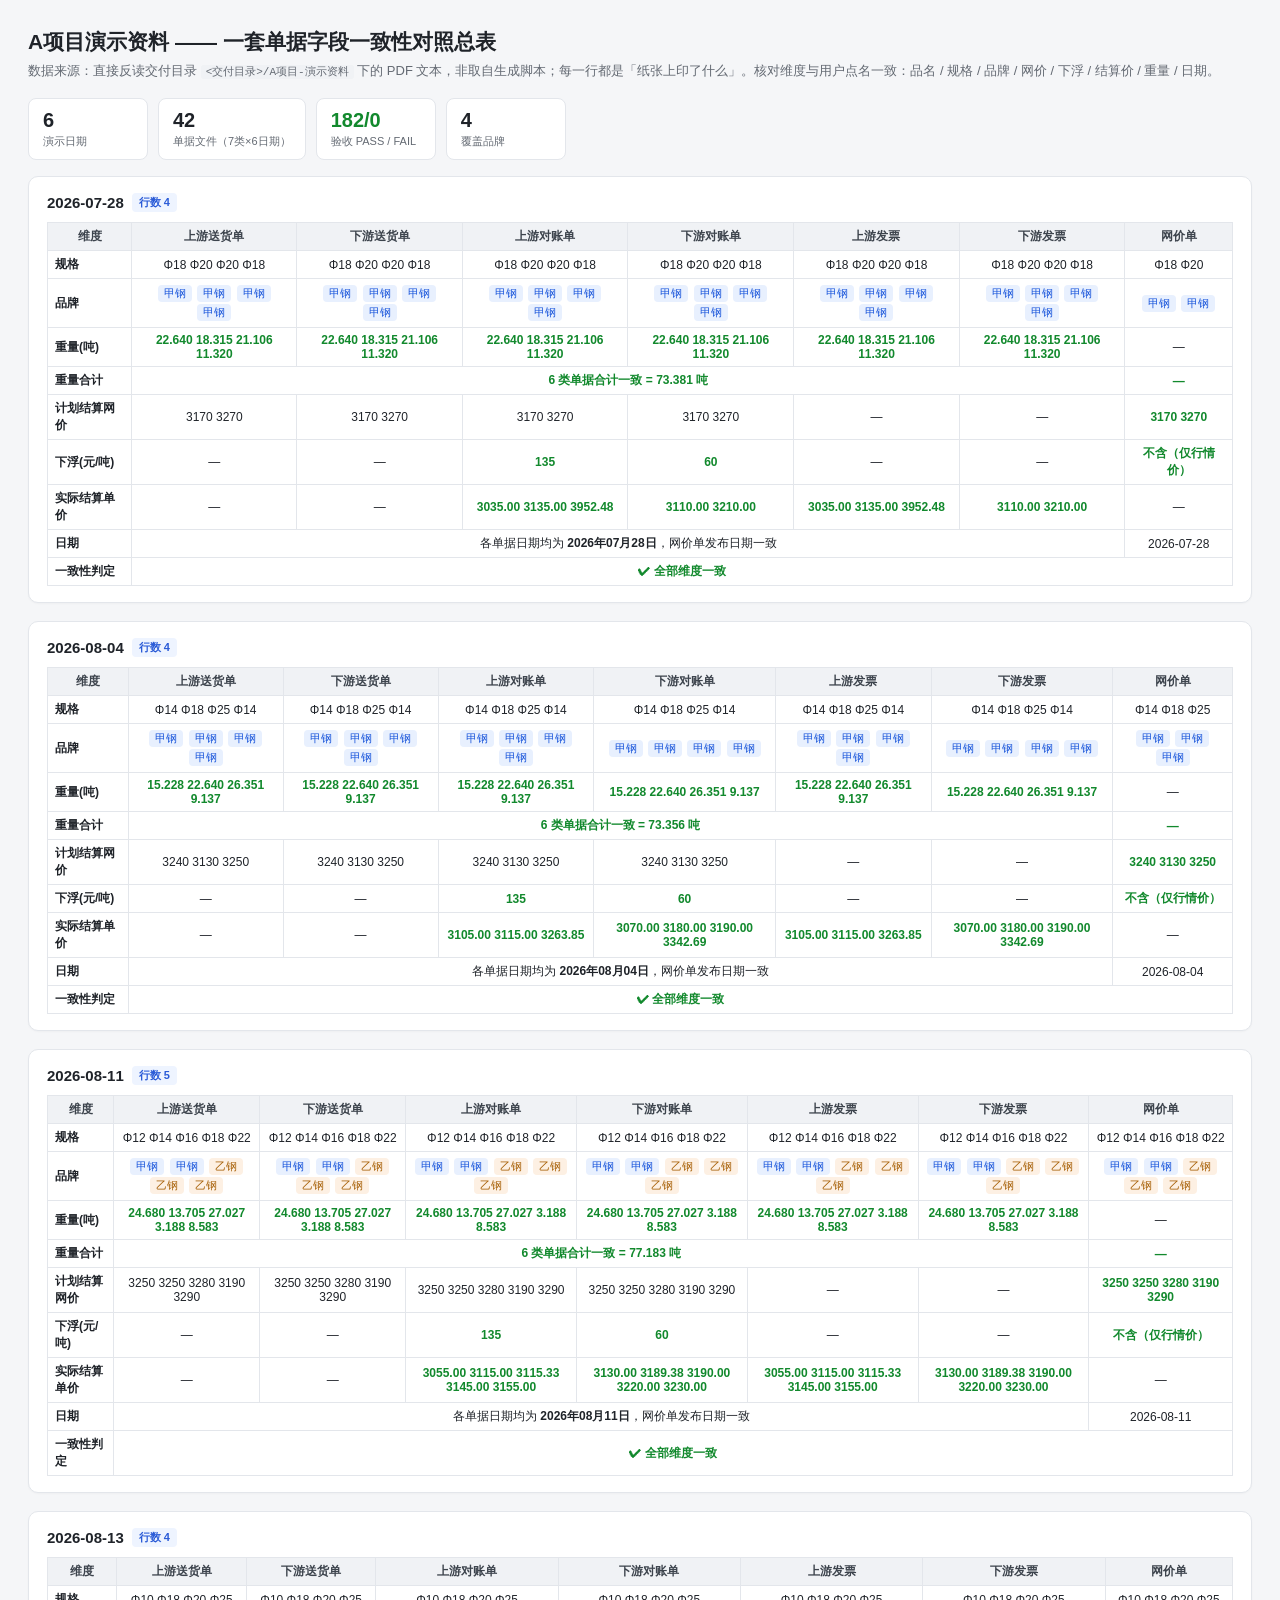
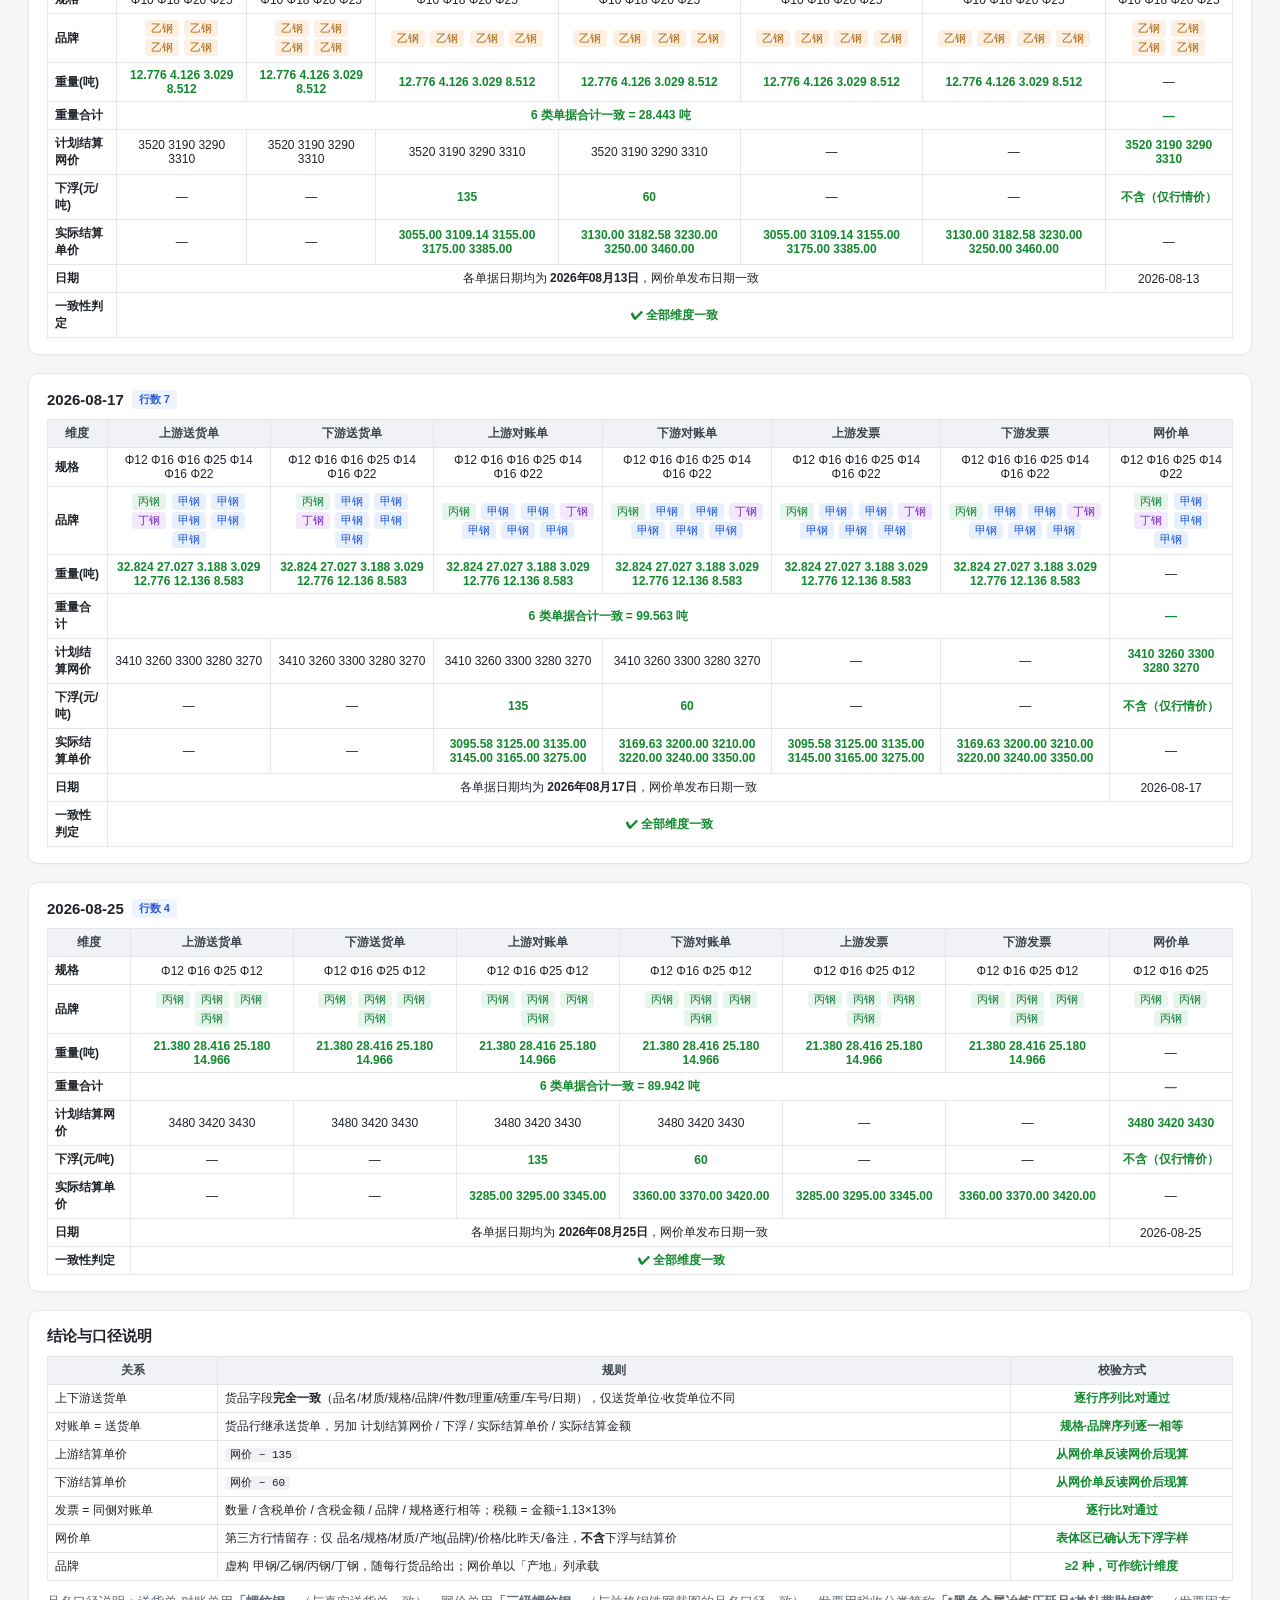
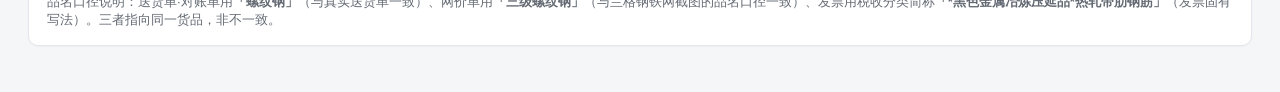
<file: A项目-演示资料/字段一致性对照总表.html>
<!DOCTYPE html><html lang="zh-CN"><head><meta charset="utf-8">
<title>一套单据字段一致性对照总表</title><style>
*{box-sizing:border-box}
body{font-family:-apple-system,"Segoe UI","Microsoft YaHei",sans-serif;background:#f5f6f8;color:#1f2329;margin:0;padding:28px}
h1{font-size:21px;margin:0 0 6px}
.sub{color:#646a73;font-size:13px;margin-bottom:18px}
.card{background:#fff;border:1px solid #e3e6eb;border-radius:10px;padding:16px 18px;margin-bottom:18px;box-shadow:0 1px 2px rgba(0,0,0,.03)}
.card h2{font-size:15px;margin:0 0 10px;display:flex;align-items:center;gap:8px}
.badge{background:#eef4ff;color:#2a5bd7;font-size:11px;padding:2px 7px;border-radius:4px;font-weight:600}
table{border-collapse:collapse;width:100%;font-size:12px}
th,td{border:1px solid #e3e6eb;padding:5px 7px;text-align:center;vertical-align:middle}
th{background:#f0f2f5;font-weight:600;color:#3d444d}
td.l{text-align:left}
.ok{color:#12892d;font-weight:700}
.bad{color:#d92c20;font-weight:700}
.warn{color:#b7791f;font-weight:700}
.chip{display:inline-block;padding:1px 6px;border-radius:4px;font-size:11px;margin:1px}
.c1{background:#e8f0fe;color:#1a56db}
.c2{background:#fdf0e3;color:#a8620a}
.c3{background:#e6f6ec;color:#0f7b32}
.c4{background:#f3e8fd;color:#7127b8}
.sum{display:flex;gap:10px;flex-wrap:wrap;margin-bottom:16px}
.kpi{background:#fff;border:1px solid #e3e6eb;border-radius:8px;padding:10px 14px;min-width:120px}
.kpi .n{font-size:20px;font-weight:700}
.kpi .t{font-size:11px;color:#646a73;margin-top:2px}
code{background:#f0f2f5;padding:1px 5px;border-radius:3px;font-size:11px}
</style></head><body>
<h1>A项目演示资料 —— 一套单据字段一致性对照总表</h1>
<div class="sub">数据来源：直接反读交付目录 <code><交付目录>/A项目-演示资料</code> 下的 PDF 文本，非取自生成脚本；每一行都是「纸张上印了什么」。核对维度与用户点名一致：品名 / 规格 / 品牌 / 网价 / 下浮 / 结算价 / 重量 / 日期。</div>
<div class="sum">
<div class="kpi"><div class="n">6</div><div class="t">演示日期</div></div>
<div class="kpi"><div class="n">42</div><div class="t">单据文件（7类×6日期）</div></div>
<div class="kpi"><div class="n ok">182/0</div><div class="t">验收 PASS / FAIL</div></div>
<div class="kpi"><div class="n">4</div><div class="t">覆盖品牌</div></div>
</div>
<div class="card">
<h2>2026-07-28 <span class="badge">行数 4</span></h2>
<table><tr><th>维度</th><th>上游送货单</th><th>下游送货单</th><th>上游对账单</th><th>下游对账单</th><th>上游发票</th><th>下游发票</th><th>网价单</th></tr>
<tr><td class='l'><b>规格</b></td>
<td>Φ18 Φ20 Φ20 Φ18</td>
<td>Φ18 Φ20 Φ20 Φ18</td>
<td>Φ18 Φ20 Φ20 Φ18</td>
<td>Φ18 Φ20 Φ20 Φ18</td>
<td>Φ18 Φ20 Φ20 Φ18</td>
<td>Φ18 Φ20 Φ20 Φ18</td>
<td>Φ18 Φ20</td>
</tr>
<tr><td class='l'><b>品牌</b></td>
<td><span class="chip c1">甲钢</span> <span class="chip c1">甲钢</span> <span class="chip c1">甲钢</span> <span class="chip c1">甲钢</span></td>
<td><span class="chip c1">甲钢</span> <span class="chip c1">甲钢</span> <span class="chip c1">甲钢</span> <span class="chip c1">甲钢</span></td>
<td><span class="chip c1">甲钢</span> <span class="chip c1">甲钢</span> <span class="chip c1">甲钢</span> <span class="chip c1">甲钢</span></td>
<td><span class="chip c1">甲钢</span> <span class="chip c1">甲钢</span> <span class="chip c1">甲钢</span> <span class="chip c1">甲钢</span></td>
<td><span class="chip c1">甲钢</span> <span class="chip c1">甲钢</span> <span class="chip c1">甲钢</span> <span class="chip c1">甲钢</span></td>
<td><span class="chip c1">甲钢</span> <span class="chip c1">甲钢</span> <span class="chip c1">甲钢</span> <span class="chip c1">甲钢</span></td>
<td><span class="chip c1">甲钢</span> <span class="chip c1">甲钢</span></td>
</tr>
<tr><td class='l'><b>重量(吨)</b></td>
<td class='ok'>22.640 18.315 21.106 11.320</td>
<td class='ok'>22.640 18.315 21.106 11.320</td>
<td class='ok'>22.640 18.315 21.106 11.320</td>
<td class='ok'>22.640 18.315 21.106 11.320</td>
<td class='ok'>22.640 18.315 21.106 11.320</td>
<td class='ok'>22.640 18.315 21.106 11.320</td>
<td>—</td></tr>
<tr><td class='l'><b>重量合计</b></td><td colspan='6' class='ok'>6 类单据合计一致 = <b>73.381</b> 吨</td><td class='ok'>—</td></tr>
<tr><td class='l'><b>计划结算网价</b></td>
<td>3170 3270</td>
<td>3170 3270</td>
<td>3170 3270</td>
<td>3170 3270</td>
<td>—</td><td>—</td>
<td class='ok'>3170 3270</td></tr>
<tr><td class='l'><b>下浮(元/吨)</b></td><td>—</td><td>—</td>
<td class='ok'>135</td>
<td class='ok'>60</td>
<td>—</td><td>—</td>
<td class='ok'>不含（仅行情价）</td></tr>
<tr><td class='l'><b>实际结算单价</b></td><td>—</td><td>—</td>
<td class='ok'>3035.00 3135.00 3952.48</td>
<td class='ok'>3110.00 3210.00</td>
<td class='ok'>3035.00 3135.00 3952.48</td>
<td class='ok'>3110.00 3210.00</td>
<td>—</td></tr>
<tr><td class='l'><b>日期</b></td><td colspan='6'>各单据日期均为 <b>2026年07月28日</b>，网价单发布日期一致</td><td>2026-07-28</td></tr>
<tr><td class='l'><b>一致性判定</b></td><td colspan='7' class='ok'>✔ 全部维度一致</td></tr>
</table></div>
<div class="card">
<h2>2026-08-04 <span class="badge">行数 4</span></h2>
<table><tr><th>维度</th><th>上游送货单</th><th>下游送货单</th><th>上游对账单</th><th>下游对账单</th><th>上游发票</th><th>下游发票</th><th>网价单</th></tr>
<tr><td class='l'><b>规格</b></td>
<td>Φ14 Φ18 Φ25 Φ14</td>
<td>Φ14 Φ18 Φ25 Φ14</td>
<td>Φ14 Φ18 Φ25 Φ14</td>
<td>Φ14 Φ18 Φ25 Φ14</td>
<td>Φ14 Φ18 Φ25 Φ14</td>
<td>Φ14 Φ18 Φ25 Φ14</td>
<td>Φ14 Φ18 Φ25</td>
</tr>
<tr><td class='l'><b>品牌</b></td>
<td><span class="chip c1">甲钢</span> <span class="chip c1">甲钢</span> <span class="chip c1">甲钢</span> <span class="chip c1">甲钢</span></td>
<td><span class="chip c1">甲钢</span> <span class="chip c1">甲钢</span> <span class="chip c1">甲钢</span> <span class="chip c1">甲钢</span></td>
<td><span class="chip c1">甲钢</span> <span class="chip c1">甲钢</span> <span class="chip c1">甲钢</span> <span class="chip c1">甲钢</span></td>
<td><span class="chip c1">甲钢</span> <span class="chip c1">甲钢</span> <span class="chip c1">甲钢</span> <span class="chip c1">甲钢</span></td>
<td><span class="chip c1">甲钢</span> <span class="chip c1">甲钢</span> <span class="chip c1">甲钢</span> <span class="chip c1">甲钢</span></td>
<td><span class="chip c1">甲钢</span> <span class="chip c1">甲钢</span> <span class="chip c1">甲钢</span> <span class="chip c1">甲钢</span></td>
<td><span class="chip c1">甲钢</span> <span class="chip c1">甲钢</span> <span class="chip c1">甲钢</span></td>
</tr>
<tr><td class='l'><b>重量(吨)</b></td>
<td class='ok'>15.228 22.640 26.351 9.137</td>
<td class='ok'>15.228 22.640 26.351 9.137</td>
<td class='ok'>15.228 22.640 26.351 9.137</td>
<td class='ok'>15.228 22.640 26.351 9.137</td>
<td class='ok'>15.228 22.640 26.351 9.137</td>
<td class='ok'>15.228 22.640 26.351 9.137</td>
<td>—</td></tr>
<tr><td class='l'><b>重量合计</b></td><td colspan='6' class='ok'>6 类单据合计一致 = <b>73.356</b> 吨</td><td class='ok'>—</td></tr>
<tr><td class='l'><b>计划结算网价</b></td>
<td>3240 3130 3250</td>
<td>3240 3130 3250</td>
<td>3240 3130 3250</td>
<td>3240 3130 3250</td>
<td>—</td><td>—</td>
<td class='ok'>3240 3130 3250</td></tr>
<tr><td class='l'><b>下浮(元/吨)</b></td><td>—</td><td>—</td>
<td class='ok'>135</td>
<td class='ok'>60</td>
<td>—</td><td>—</td>
<td class='ok'>不含（仅行情价）</td></tr>
<tr><td class='l'><b>实际结算单价</b></td><td>—</td><td>—</td>
<td class='ok'>3105.00 3115.00 3263.85</td>
<td class='ok'>3070.00 3180.00 3190.00 3342.69</td>
<td class='ok'>3105.00 3115.00 3263.85</td>
<td class='ok'>3070.00 3180.00 3190.00 3342.69</td>
<td>—</td></tr>
<tr><td class='l'><b>日期</b></td><td colspan='6'>各单据日期均为 <b>2026年08月04日</b>，网价单发布日期一致</td><td>2026-08-04</td></tr>
<tr><td class='l'><b>一致性判定</b></td><td colspan='7' class='ok'>✔ 全部维度一致</td></tr>
</table></div>
<div class="card">
<h2>2026-08-11 <span class="badge">行数 5</span></h2>
<table><tr><th>维度</th><th>上游送货单</th><th>下游送货单</th><th>上游对账单</th><th>下游对账单</th><th>上游发票</th><th>下游发票</th><th>网价单</th></tr>
<tr><td class='l'><b>规格</b></td>
<td>Φ12 Φ14 Φ16 Φ18 Φ22</td>
<td>Φ12 Φ14 Φ16 Φ18 Φ22</td>
<td>Φ12 Φ14 Φ16 Φ18 Φ22</td>
<td>Φ12 Φ14 Φ16 Φ18 Φ22</td>
<td>Φ12 Φ14 Φ16 Φ18 Φ22</td>
<td>Φ12 Φ14 Φ16 Φ18 Φ22</td>
<td>Φ12 Φ14 Φ16 Φ18 Φ22</td>
</tr>
<tr><td class='l'><b>品牌</b></td>
<td><span class="chip c1">甲钢</span> <span class="chip c1">甲钢</span> <span class="chip c2">乙钢</span> <span class="chip c2">乙钢</span> <span class="chip c2">乙钢</span></td>
<td><span class="chip c1">甲钢</span> <span class="chip c1">甲钢</span> <span class="chip c2">乙钢</span> <span class="chip c2">乙钢</span> <span class="chip c2">乙钢</span></td>
<td><span class="chip c1">甲钢</span> <span class="chip c1">甲钢</span> <span class="chip c2">乙钢</span> <span class="chip c2">乙钢</span> <span class="chip c2">乙钢</span></td>
<td><span class="chip c1">甲钢</span> <span class="chip c1">甲钢</span> <span class="chip c2">乙钢</span> <span class="chip c2">乙钢</span> <span class="chip c2">乙钢</span></td>
<td><span class="chip c1">甲钢</span> <span class="chip c1">甲钢</span> <span class="chip c2">乙钢</span> <span class="chip c2">乙钢</span> <span class="chip c2">乙钢</span></td>
<td><span class="chip c1">甲钢</span> <span class="chip c1">甲钢</span> <span class="chip c2">乙钢</span> <span class="chip c2">乙钢</span> <span class="chip c2">乙钢</span></td>
<td><span class="chip c1">甲钢</span> <span class="chip c1">甲钢</span> <span class="chip c2">乙钢</span> <span class="chip c2">乙钢</span> <span class="chip c2">乙钢</span></td>
</tr>
<tr><td class='l'><b>重量(吨)</b></td>
<td class='ok'>24.680 13.705 27.027 3.188 8.583</td>
<td class='ok'>24.680 13.705 27.027 3.188 8.583</td>
<td class='ok'>24.680 13.705 27.027 3.188 8.583</td>
<td class='ok'>24.680 13.705 27.027 3.188 8.583</td>
<td class='ok'>24.680 13.705 27.027 3.188 8.583</td>
<td class='ok'>24.680 13.705 27.027 3.188 8.583</td>
<td>—</td></tr>
<tr><td class='l'><b>重量合计</b></td><td colspan='6' class='ok'>6 类单据合计一致 = <b>77.183</b> 吨</td><td class='ok'>—</td></tr>
<tr><td class='l'><b>计划结算网价</b></td>
<td>3250 3250 3280 3190 3290</td>
<td>3250 3250 3280 3190 3290</td>
<td>3250 3250 3280 3190 3290</td>
<td>3250 3250 3280 3190 3290</td>
<td>—</td><td>—</td>
<td class='ok'>3250 3250 3280 3190 3290</td></tr>
<tr><td class='l'><b>下浮(元/吨)</b></td><td>—</td><td>—</td>
<td class='ok'>135</td>
<td class='ok'>60</td>
<td>—</td><td>—</td>
<td class='ok'>不含（仅行情价）</td></tr>
<tr><td class='l'><b>实际结算单价</b></td><td>—</td><td>—</td>
<td class='ok'>3055.00 3115.00 3115.33 3145.00 3155.00</td>
<td class='ok'>3130.00 3189.38 3190.00 3220.00 3230.00</td>
<td class='ok'>3055.00 3115.00 3115.33 3145.00 3155.00</td>
<td class='ok'>3130.00 3189.38 3190.00 3220.00 3230.00</td>
<td>—</td></tr>
<tr><td class='l'><b>日期</b></td><td colspan='6'>各单据日期均为 <b>2026年08月11日</b>，网价单发布日期一致</td><td>2026-08-11</td></tr>
<tr><td class='l'><b>一致性判定</b></td><td colspan='7' class='ok'>✔ 全部维度一致</td></tr>
</table></div>
<div class="card">
<h2>2026-08-13 <span class="badge">行数 4</span></h2>
<table><tr><th>维度</th><th>上游送货单</th><th>下游送货单</th><th>上游对账单</th><th>下游对账单</th><th>上游发票</th><th>下游发票</th><th>网价单</th></tr>
<tr><td class='l'><b>规格</b></td>
<td>Φ10 Φ18 Φ20 Φ25</td>
<td>Φ10 Φ18 Φ20 Φ25</td>
<td>Φ10 Φ18 Φ20 Φ25</td>
<td>Φ10 Φ18 Φ20 Φ25</td>
<td>Φ10 Φ18 Φ20 Φ25</td>
<td>Φ10 Φ18 Φ20 Φ25</td>
<td>Φ10 Φ18 Φ20 Φ25</td>
</tr>
<tr><td class='l'><b>品牌</b></td>
<td><span class="chip c2">乙钢</span> <span class="chip c2">乙钢</span> <span class="chip c2">乙钢</span> <span class="chip c2">乙钢</span></td>
<td><span class="chip c2">乙钢</span> <span class="chip c2">乙钢</span> <span class="chip c2">乙钢</span> <span class="chip c2">乙钢</span></td>
<td><span class="chip c2">乙钢</span> <span class="chip c2">乙钢</span> <span class="chip c2">乙钢</span> <span class="chip c2">乙钢</span></td>
<td><span class="chip c2">乙钢</span> <span class="chip c2">乙钢</span> <span class="chip c2">乙钢</span> <span class="chip c2">乙钢</span></td>
<td><span class="chip c2">乙钢</span> <span class="chip c2">乙钢</span> <span class="chip c2">乙钢</span> <span class="chip c2">乙钢</span></td>
<td><span class="chip c2">乙钢</span> <span class="chip c2">乙钢</span> <span class="chip c2">乙钢</span> <span class="chip c2">乙钢</span></td>
<td><span class="chip c2">乙钢</span> <span class="chip c2">乙钢</span> <span class="chip c2">乙钢</span> <span class="chip c2">乙钢</span></td>
</tr>
<tr><td class='l'><b>重量(吨)</b></td>
<td class='ok'>12.776 4.126 3.029 8.512</td>
<td class='ok'>12.776 4.126 3.029 8.512</td>
<td class='ok'>12.776 4.126 3.029 8.512</td>
<td class='ok'>12.776 4.126 3.029 8.512</td>
<td class='ok'>12.776 4.126 3.029 8.512</td>
<td class='ok'>12.776 4.126 3.029 8.512</td>
<td>—</td></tr>
<tr><td class='l'><b>重量合计</b></td><td colspan='6' class='ok'>6 类单据合计一致 = <b>28.443</b> 吨</td><td class='ok'>—</td></tr>
<tr><td class='l'><b>计划结算网价</b></td>
<td>3520 3190 3290 3310</td>
<td>3520 3190 3290 3310</td>
<td>3520 3190 3290 3310</td>
<td>3520 3190 3290 3310</td>
<td>—</td><td>—</td>
<td class='ok'>3520 3190 3290 3310</td></tr>
<tr><td class='l'><b>下浮(元/吨)</b></td><td>—</td><td>—</td>
<td class='ok'>135</td>
<td class='ok'>60</td>
<td>—</td><td>—</td>
<td class='ok'>不含（仅行情价）</td></tr>
<tr><td class='l'><b>实际结算单价</b></td><td>—</td><td>—</td>
<td class='ok'>3055.00 3109.14 3155.00 3175.00 3385.00</td>
<td class='ok'>3130.00 3182.58 3230.00 3250.00 3460.00</td>
<td class='ok'>3055.00 3109.14 3155.00 3175.00 3385.00</td>
<td class='ok'>3130.00 3182.58 3230.00 3250.00 3460.00</td>
<td>—</td></tr>
<tr><td class='l'><b>日期</b></td><td colspan='6'>各单据日期均为 <b>2026年08月13日</b>，网价单发布日期一致</td><td>2026-08-13</td></tr>
<tr><td class='l'><b>一致性判定</b></td><td colspan='7' class='ok'>✔ 全部维度一致</td></tr>
</table></div>
<div class="card">
<h2>2026-08-17 <span class="badge">行数 7</span></h2>
<table><tr><th>维度</th><th>上游送货单</th><th>下游送货单</th><th>上游对账单</th><th>下游对账单</th><th>上游发票</th><th>下游发票</th><th>网价单</th></tr>
<tr><td class='l'><b>规格</b></td>
<td>Φ12 Φ16 Φ16 Φ25 Φ14 Φ16 Φ22</td>
<td>Φ12 Φ16 Φ16 Φ25 Φ14 Φ16 Φ22</td>
<td>Φ12 Φ16 Φ16 Φ25 Φ14 Φ16 Φ22</td>
<td>Φ12 Φ16 Φ16 Φ25 Φ14 Φ16 Φ22</td>
<td>Φ12 Φ16 Φ16 Φ25 Φ14 Φ16 Φ22</td>
<td>Φ12 Φ16 Φ16 Φ25 Φ14 Φ16 Φ22</td>
<td>Φ12 Φ16 Φ25 Φ14 Φ22</td>
</tr>
<tr><td class='l'><b>品牌</b></td>
<td><span class="chip c3">丙钢</span> <span class="chip c1">甲钢</span> <span class="chip c1">甲钢</span> <span class="chip c4">丁钢</span> <span class="chip c1">甲钢</span> <span class="chip c1">甲钢</span> <span class="chip c1">甲钢</span></td>
<td><span class="chip c3">丙钢</span> <span class="chip c1">甲钢</span> <span class="chip c1">甲钢</span> <span class="chip c4">丁钢</span> <span class="chip c1">甲钢</span> <span class="chip c1">甲钢</span> <span class="chip c1">甲钢</span></td>
<td><span class="chip c3">丙钢</span> <span class="chip c1">甲钢</span> <span class="chip c1">甲钢</span> <span class="chip c4">丁钢</span> <span class="chip c1">甲钢</span> <span class="chip c1">甲钢</span> <span class="chip c1">甲钢</span></td>
<td><span class="chip c3">丙钢</span> <span class="chip c1">甲钢</span> <span class="chip c1">甲钢</span> <span class="chip c4">丁钢</span> <span class="chip c1">甲钢</span> <span class="chip c1">甲钢</span> <span class="chip c1">甲钢</span></td>
<td><span class="chip c3">丙钢</span> <span class="chip c1">甲钢</span> <span class="chip c1">甲钢</span> <span class="chip c4">丁钢</span> <span class="chip c1">甲钢</span> <span class="chip c1">甲钢</span> <span class="chip c1">甲钢</span></td>
<td><span class="chip c3">丙钢</span> <span class="chip c1">甲钢</span> <span class="chip c1">甲钢</span> <span class="chip c4">丁钢</span> <span class="chip c1">甲钢</span> <span class="chip c1">甲钢</span> <span class="chip c1">甲钢</span></td>
<td><span class="chip c3">丙钢</span> <span class="chip c1">甲钢</span> <span class="chip c4">丁钢</span> <span class="chip c1">甲钢</span> <span class="chip c1">甲钢</span></td>
</tr>
<tr><td class='l'><b>重量(吨)</b></td>
<td class='ok'>32.824 27.027 3.188 3.029 12.776 12.136 8.583</td>
<td class='ok'>32.824 27.027 3.188 3.029 12.776 12.136 8.583</td>
<td class='ok'>32.824 27.027 3.188 3.029 12.776 12.136 8.583</td>
<td class='ok'>32.824 27.027 3.188 3.029 12.776 12.136 8.583</td>
<td class='ok'>32.824 27.027 3.188 3.029 12.776 12.136 8.583</td>
<td class='ok'>32.824 27.027 3.188 3.029 12.776 12.136 8.583</td>
<td>—</td></tr>
<tr><td class='l'><b>重量合计</b></td><td colspan='6' class='ok'>6 类单据合计一致 = <b>99.563</b> 吨</td><td class='ok'>—</td></tr>
<tr><td class='l'><b>计划结算网价</b></td>
<td>3410 3260 3300 3280 3270</td>
<td>3410 3260 3300 3280 3270</td>
<td>3410 3260 3300 3280 3270</td>
<td>3410 3260 3300 3280 3270</td>
<td>—</td><td>—</td>
<td class='ok'>3410 3260 3300 3280 3270</td></tr>
<tr><td class='l'><b>下浮(元/吨)</b></td><td>—</td><td>—</td>
<td class='ok'>135</td>
<td class='ok'>60</td>
<td>—</td><td>—</td>
<td class='ok'>不含（仅行情价）</td></tr>
<tr><td class='l'><b>实际结算单价</b></td><td>—</td><td>—</td>
<td class='ok'>3095.58 3125.00 3135.00 3145.00 3165.00 3275.00</td>
<td class='ok'>3169.63 3200.00 3210.00 3220.00 3240.00 3350.00</td>
<td class='ok'>3095.58 3125.00 3135.00 3145.00 3165.00 3275.00</td>
<td class='ok'>3169.63 3200.00 3210.00 3220.00 3240.00 3350.00</td>
<td>—</td></tr>
<tr><td class='l'><b>日期</b></td><td colspan='6'>各单据日期均为 <b>2026年08月17日</b>，网价单发布日期一致</td><td>2026-08-17</td></tr>
<tr><td class='l'><b>一致性判定</b></td><td colspan='7' class='ok'>✔ 全部维度一致</td></tr>
</table></div>
<div class="card">
<h2>2026-08-25 <span class="badge">行数 4</span></h2>
<table><tr><th>维度</th><th>上游送货单</th><th>下游送货单</th><th>上游对账单</th><th>下游对账单</th><th>上游发票</th><th>下游发票</th><th>网价单</th></tr>
<tr><td class='l'><b>规格</b></td>
<td>Φ12 Φ16 Φ25 Φ12</td>
<td>Φ12 Φ16 Φ25 Φ12</td>
<td>Φ12 Φ16 Φ25 Φ12</td>
<td>Φ12 Φ16 Φ25 Φ12</td>
<td>Φ12 Φ16 Φ25 Φ12</td>
<td>Φ12 Φ16 Φ25 Φ12</td>
<td>Φ12 Φ16 Φ25</td>
</tr>
<tr><td class='l'><b>品牌</b></td>
<td><span class="chip c3">丙钢</span> <span class="chip c3">丙钢</span> <span class="chip c3">丙钢</span> <span class="chip c3">丙钢</span></td>
<td><span class="chip c3">丙钢</span> <span class="chip c3">丙钢</span> <span class="chip c3">丙钢</span> <span class="chip c3">丙钢</span></td>
<td><span class="chip c3">丙钢</span> <span class="chip c3">丙钢</span> <span class="chip c3">丙钢</span> <span class="chip c3">丙钢</span></td>
<td><span class="chip c3">丙钢</span> <span class="chip c3">丙钢</span> <span class="chip c3">丙钢</span> <span class="chip c3">丙钢</span></td>
<td><span class="chip c3">丙钢</span> <span class="chip c3">丙钢</span> <span class="chip c3">丙钢</span> <span class="chip c3">丙钢</span></td>
<td><span class="chip c3">丙钢</span> <span class="chip c3">丙钢</span> <span class="chip c3">丙钢</span> <span class="chip c3">丙钢</span></td>
<td><span class="chip c3">丙钢</span> <span class="chip c3">丙钢</span> <span class="chip c3">丙钢</span></td>
</tr>
<tr><td class='l'><b>重量(吨)</b></td>
<td class='ok'>21.380 28.416 25.180 14.966</td>
<td class='ok'>21.380 28.416 25.180 14.966</td>
<td class='ok'>21.380 28.416 25.180 14.966</td>
<td class='ok'>21.380 28.416 25.180 14.966</td>
<td class='ok'>21.380 28.416 25.180 14.966</td>
<td class='ok'>21.380 28.416 25.180 14.966</td>
<td>—</td></tr>
<tr><td class='l'><b>重量合计</b></td><td colspan='6' class='ok'>6 类单据合计一致 = <b>89.942</b> 吨</td><td class='ok'>—</td></tr>
<tr><td class='l'><b>计划结算网价</b></td>
<td>3480 3420 3430</td>
<td>3480 3420 3430</td>
<td>3480 3420 3430</td>
<td>3480 3420 3430</td>
<td>—</td><td>—</td>
<td class='ok'>3480 3420 3430</td></tr>
<tr><td class='l'><b>下浮(元/吨)</b></td><td>—</td><td>—</td>
<td class='ok'>135</td>
<td class='ok'>60</td>
<td>—</td><td>—</td>
<td class='ok'>不含（仅行情价）</td></tr>
<tr><td class='l'><b>实际结算单价</b></td><td>—</td><td>—</td>
<td class='ok'>3285.00 3295.00 3345.00</td>
<td class='ok'>3360.00 3370.00 3420.00</td>
<td class='ok'>3285.00 3295.00 3345.00</td>
<td class='ok'>3360.00 3370.00 3420.00</td>
<td>—</td></tr>
<tr><td class='l'><b>日期</b></td><td colspan='6'>各单据日期均为 <b>2026年08月25日</b>，网价单发布日期一致</td><td>2026-08-25</td></tr>
<tr><td class='l'><b>一致性判定</b></td><td colspan='7' class='ok'>✔ 全部维度一致</td></tr>
</table></div>
<div class="card"><h2>结论与口径说明</h2>
<table>
<tr><th>关系</th><th>规则</th><th>校验方式</th></tr>
<tr><td class='l'>上下游送货单</td><td class='l'>货品字段<b>完全一致</b>（品名/材质/规格/品牌/件数/理重/磅重/车号/日期），仅送货单位·收货单位不同</td><td class='ok'>逐行序列比对通过</td></tr>
<tr><td class='l'>对账单 = 送货单</td><td class='l'>货品行继承送货单，另加 计划结算网价 / 下浮 / 实际结算单价 / 实际结算金额</td><td class='ok'>规格·品牌序列逐一相等</td></tr>
<tr><td class='l'>上游结算单价</td><td class='l'><code>网价 − 135</code></td><td class='ok'>从网价单反读网价后现算</td></tr>
<tr><td class='l'>下游结算单价</td><td class='l'><code>网价 − 60</code></td><td class='ok'>从网价单反读网价后现算</td></tr>
<tr><td class='l'>发票 = 同侧对账单</td><td class='l'>数量 / 含税单价 / 含税金额 / 品牌 / 规格逐行相等；税额 = 金额÷1.13×13%</td><td class='ok'>逐行比对通过</td></tr>
<tr><td class='l'>网价单</td><td class='l'>第三方行情留存：仅 品名/规格/材质/产地(品牌)/价格/比昨天/备注，<b>不含</b>下浮与结算价</td><td class='ok'>表体区已确认无下浮字样</td></tr>
<tr><td class='l'>品牌</td><td class='l'>虚构 甲钢/乙钢/丙钢/丁钢，随每行货品给出；网价单以「产地」列承载</td><td class='ok'>≥2 种，可作统计维度</td></tr>
</table>
<div class="sub" style="margin:12px 0 0">品名口径说明：送货单·对账单用<b>「螺纹钢」</b>（与真实送货单一致）、网价单用<b>「三级螺纹钢」</b>（与兰格钢铁网截图的品名口径一致）、发票用税收分类简称<b>「*黑色金属冶炼压延品*热轧带肋钢筋」</b>（发票固有写法）。三者指向同一货品，非不一致。</div>
</div>
</body></html>
</file>
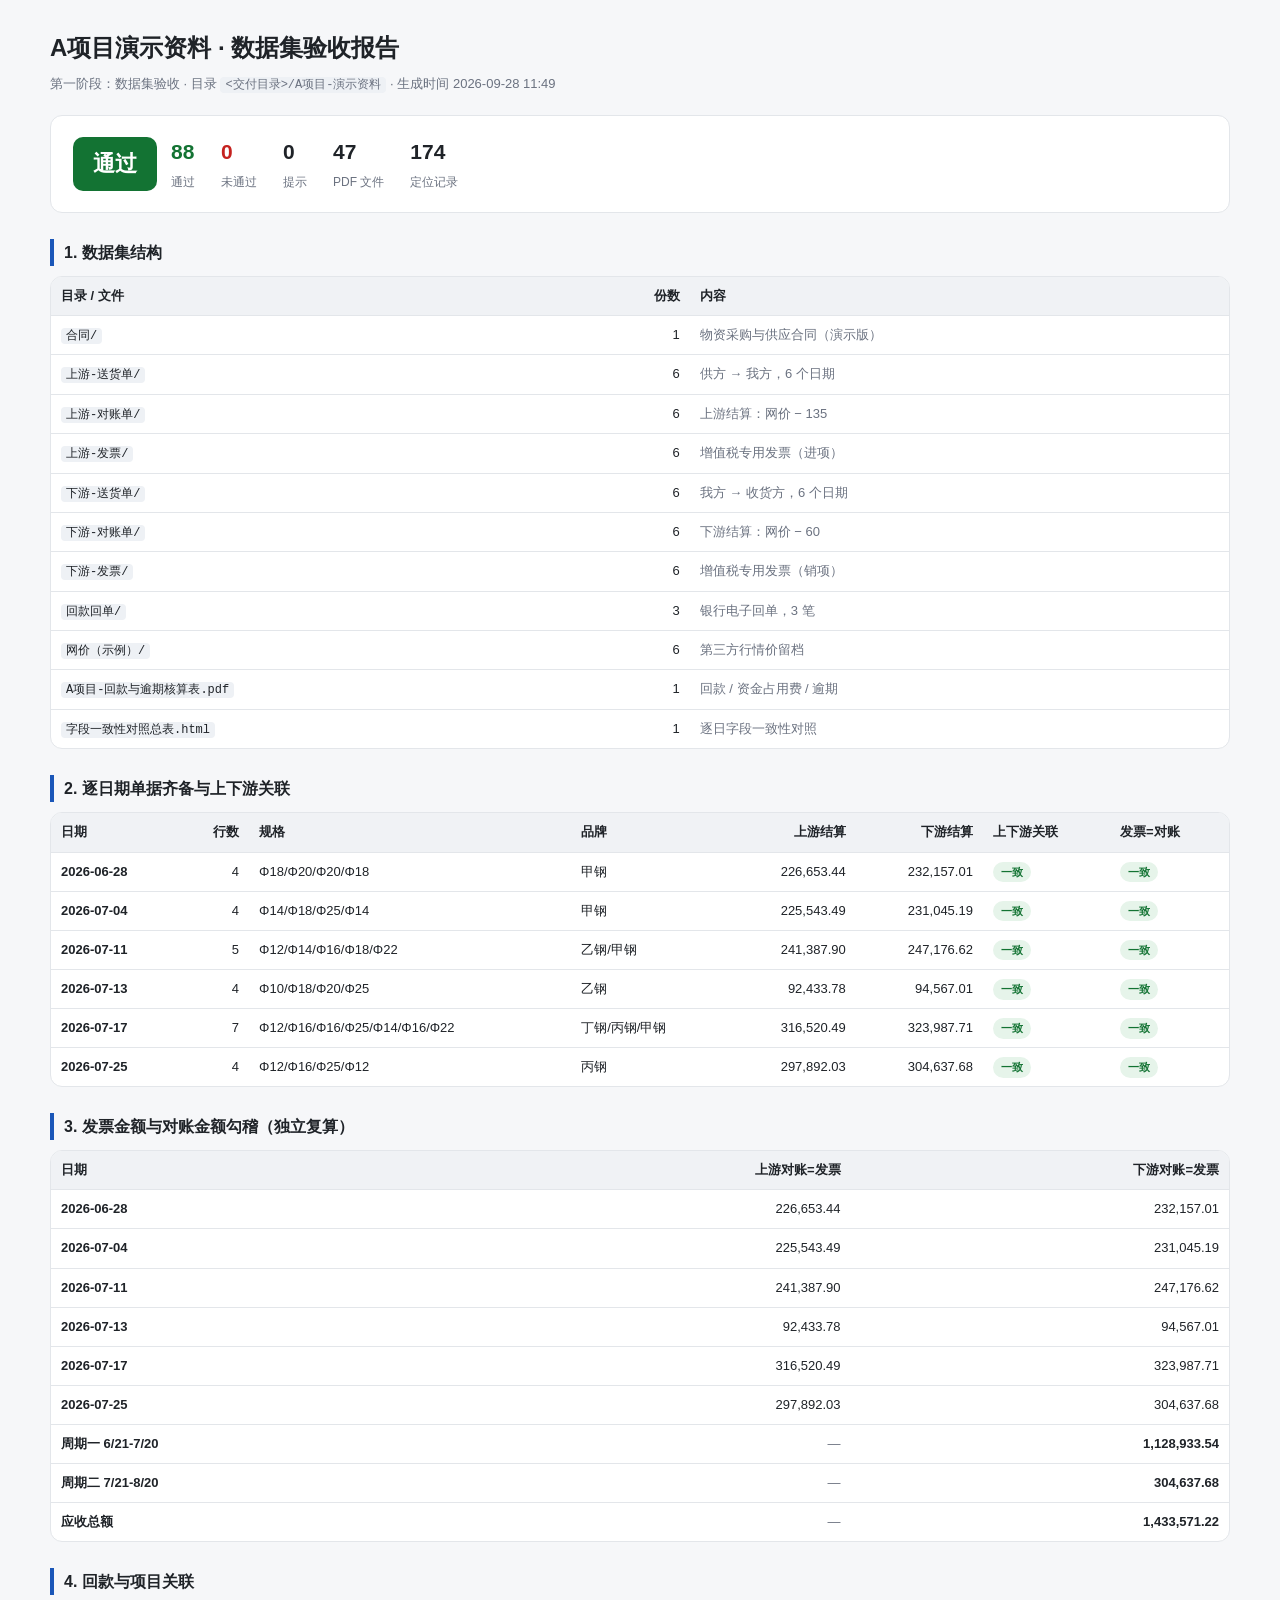
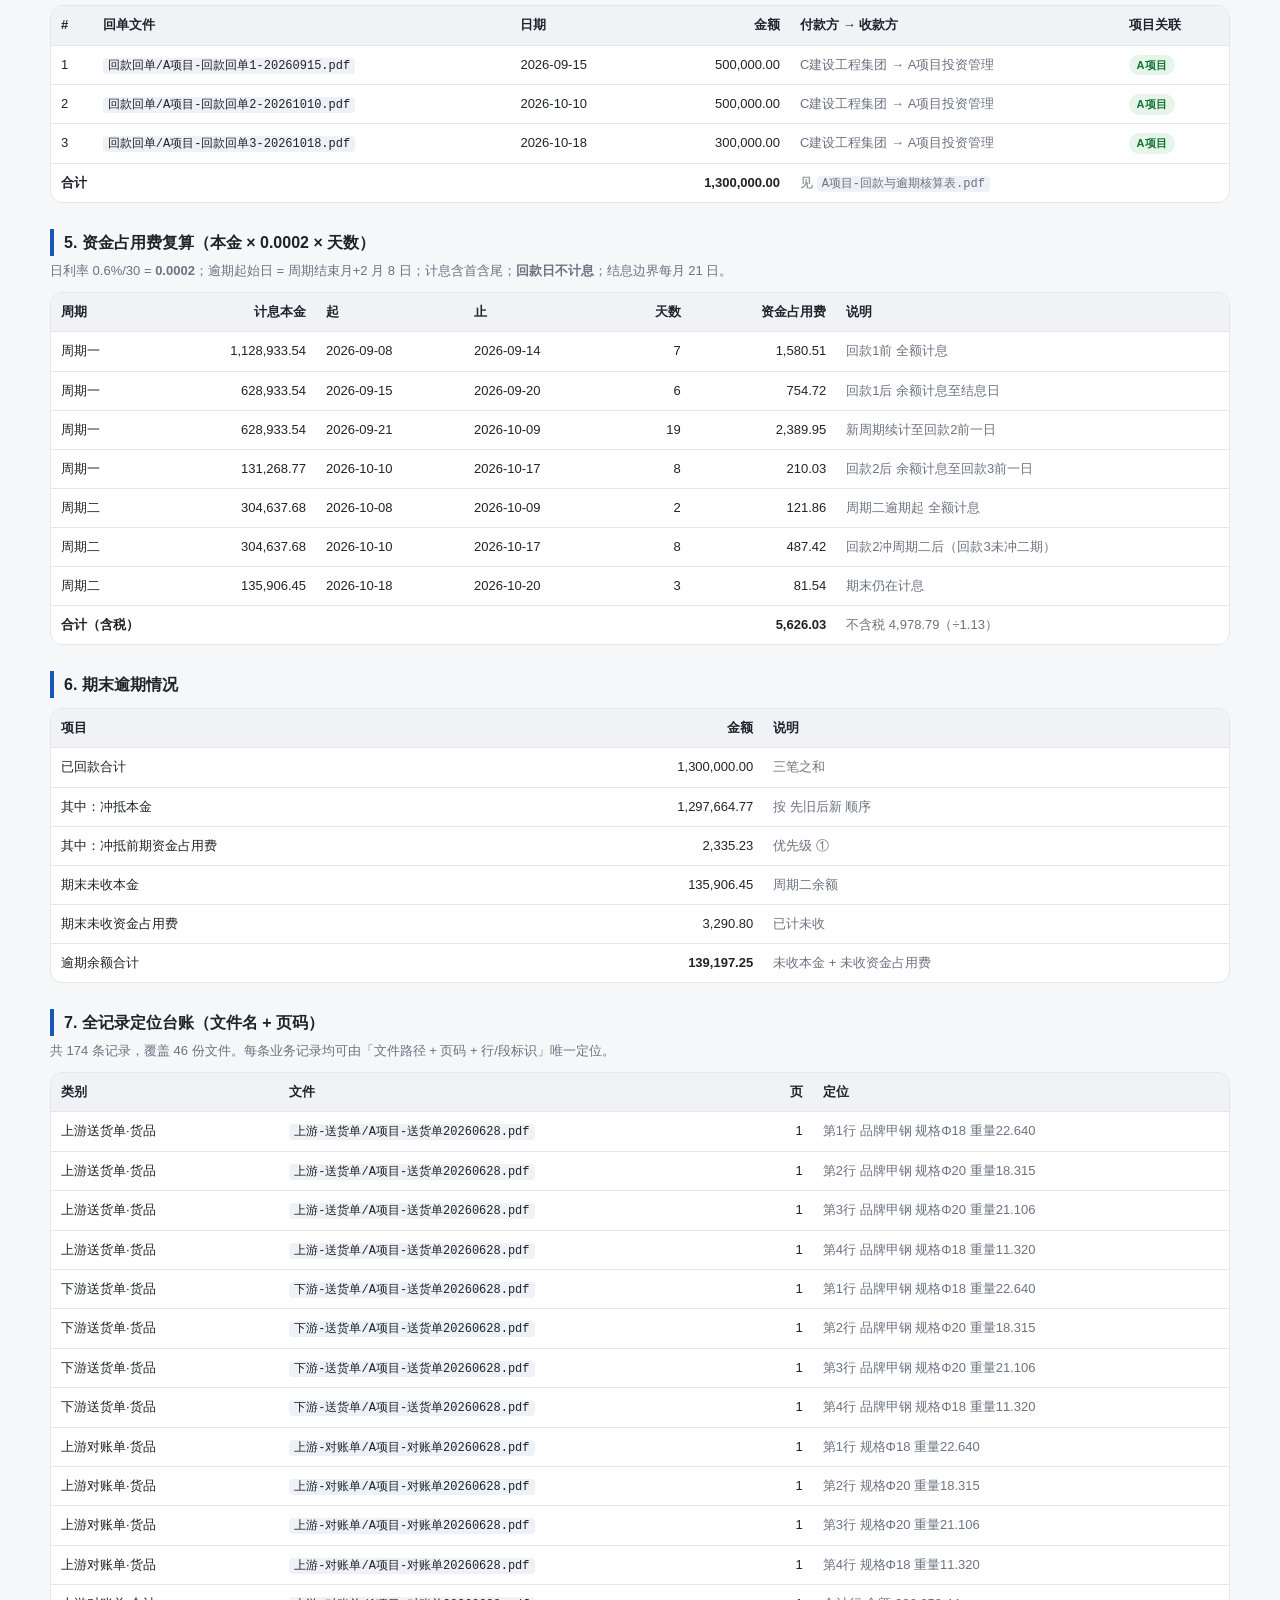
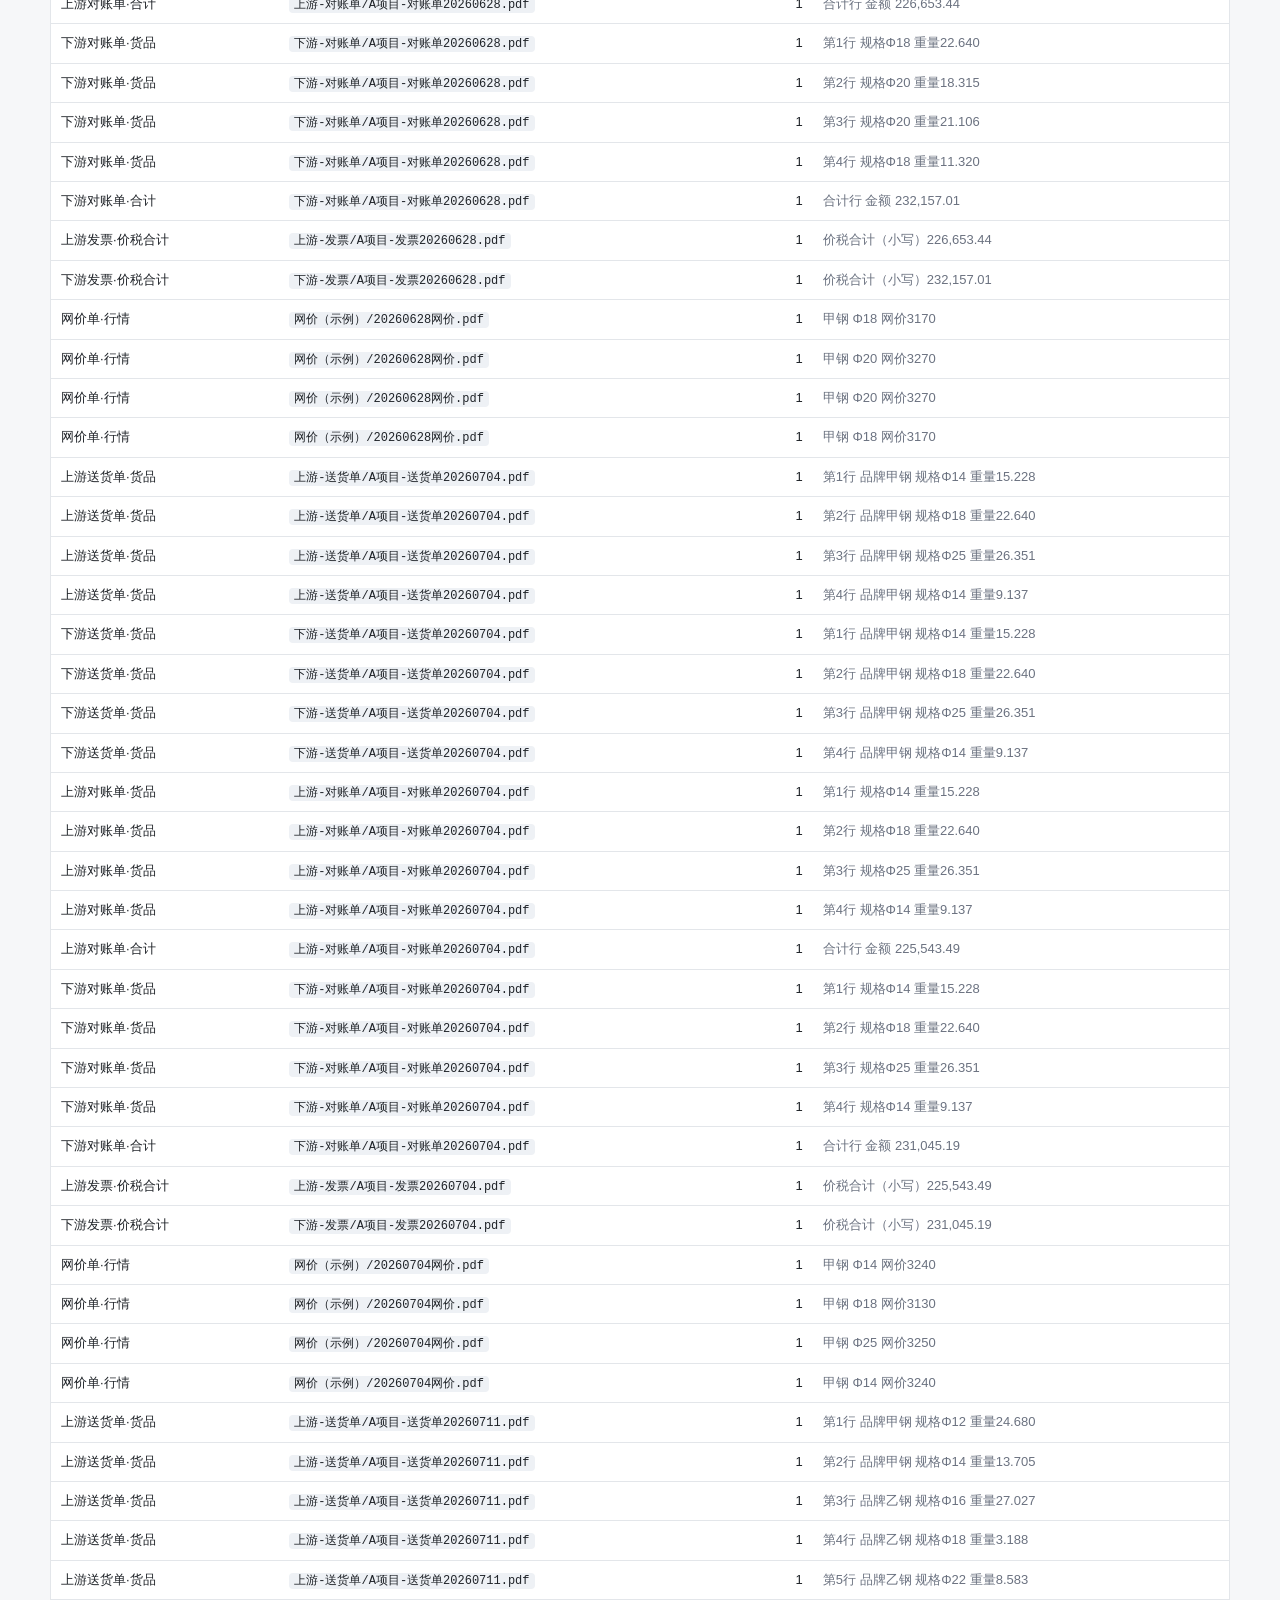
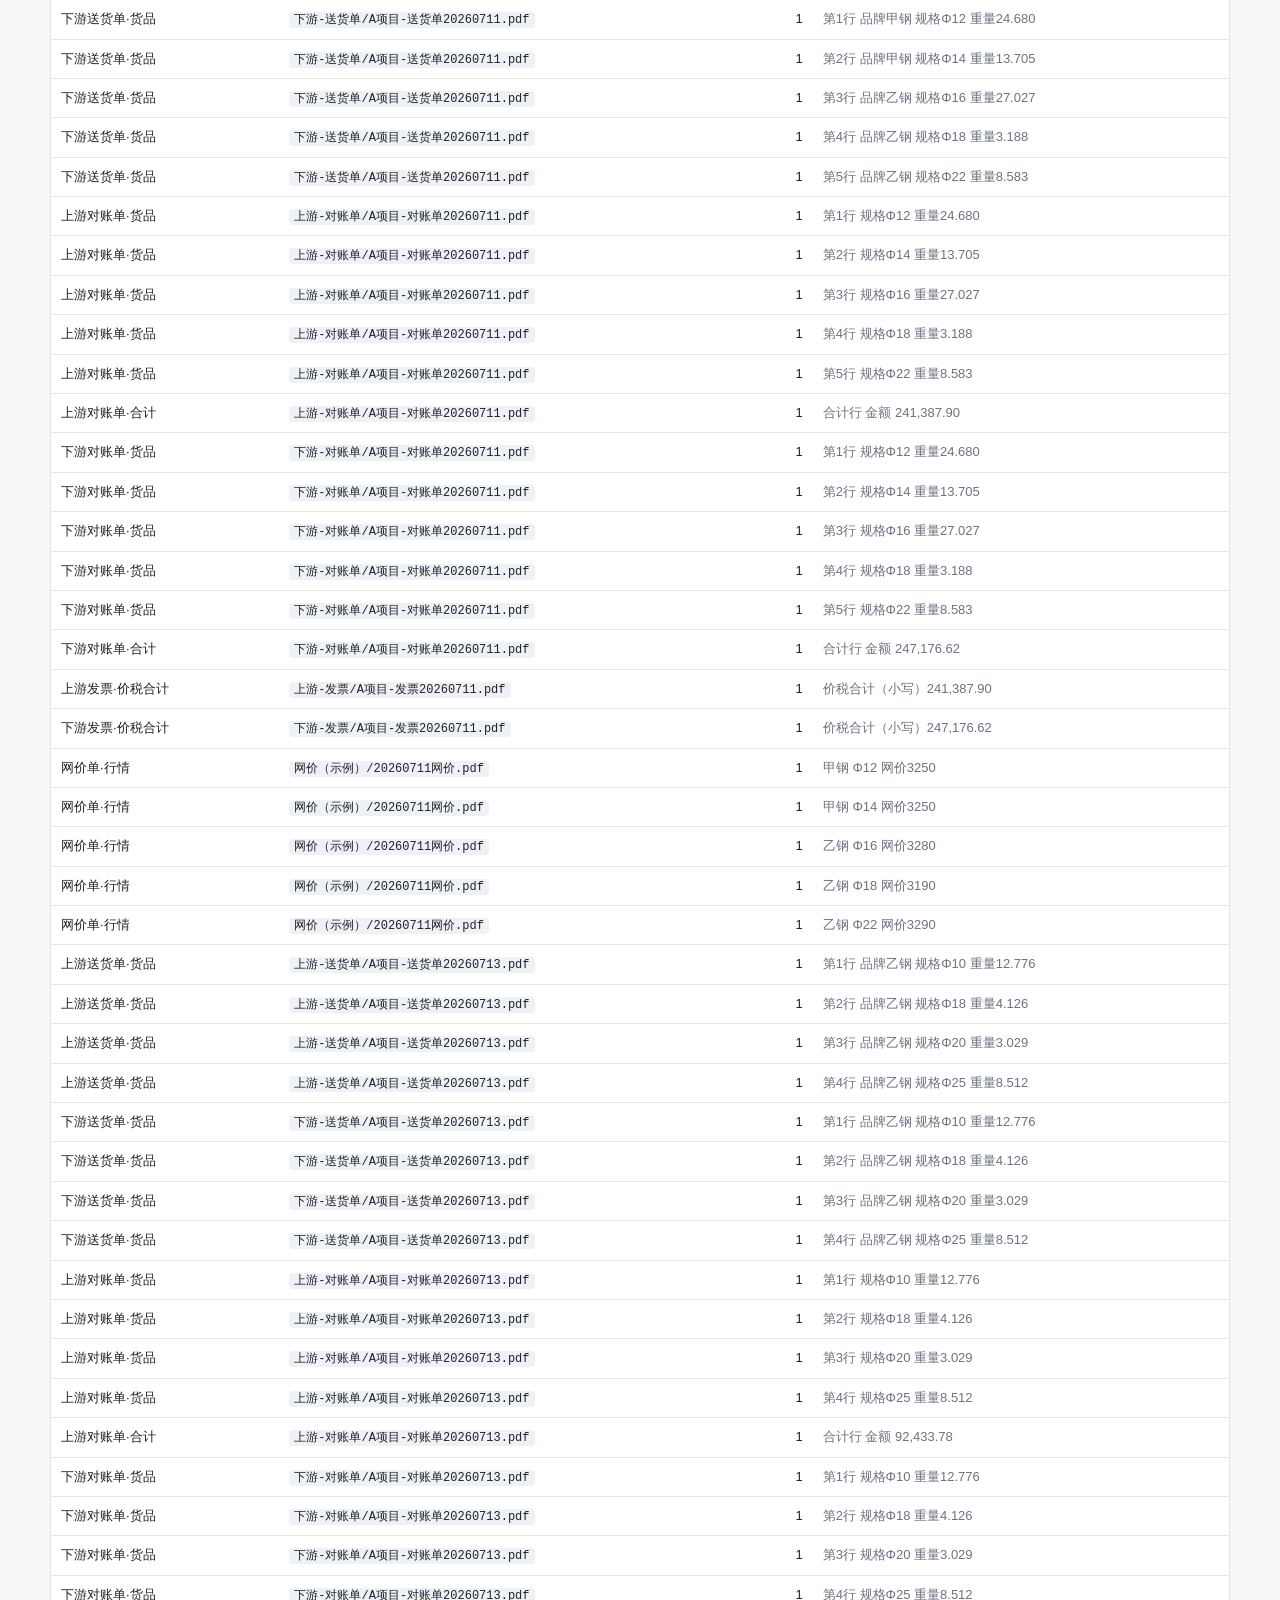
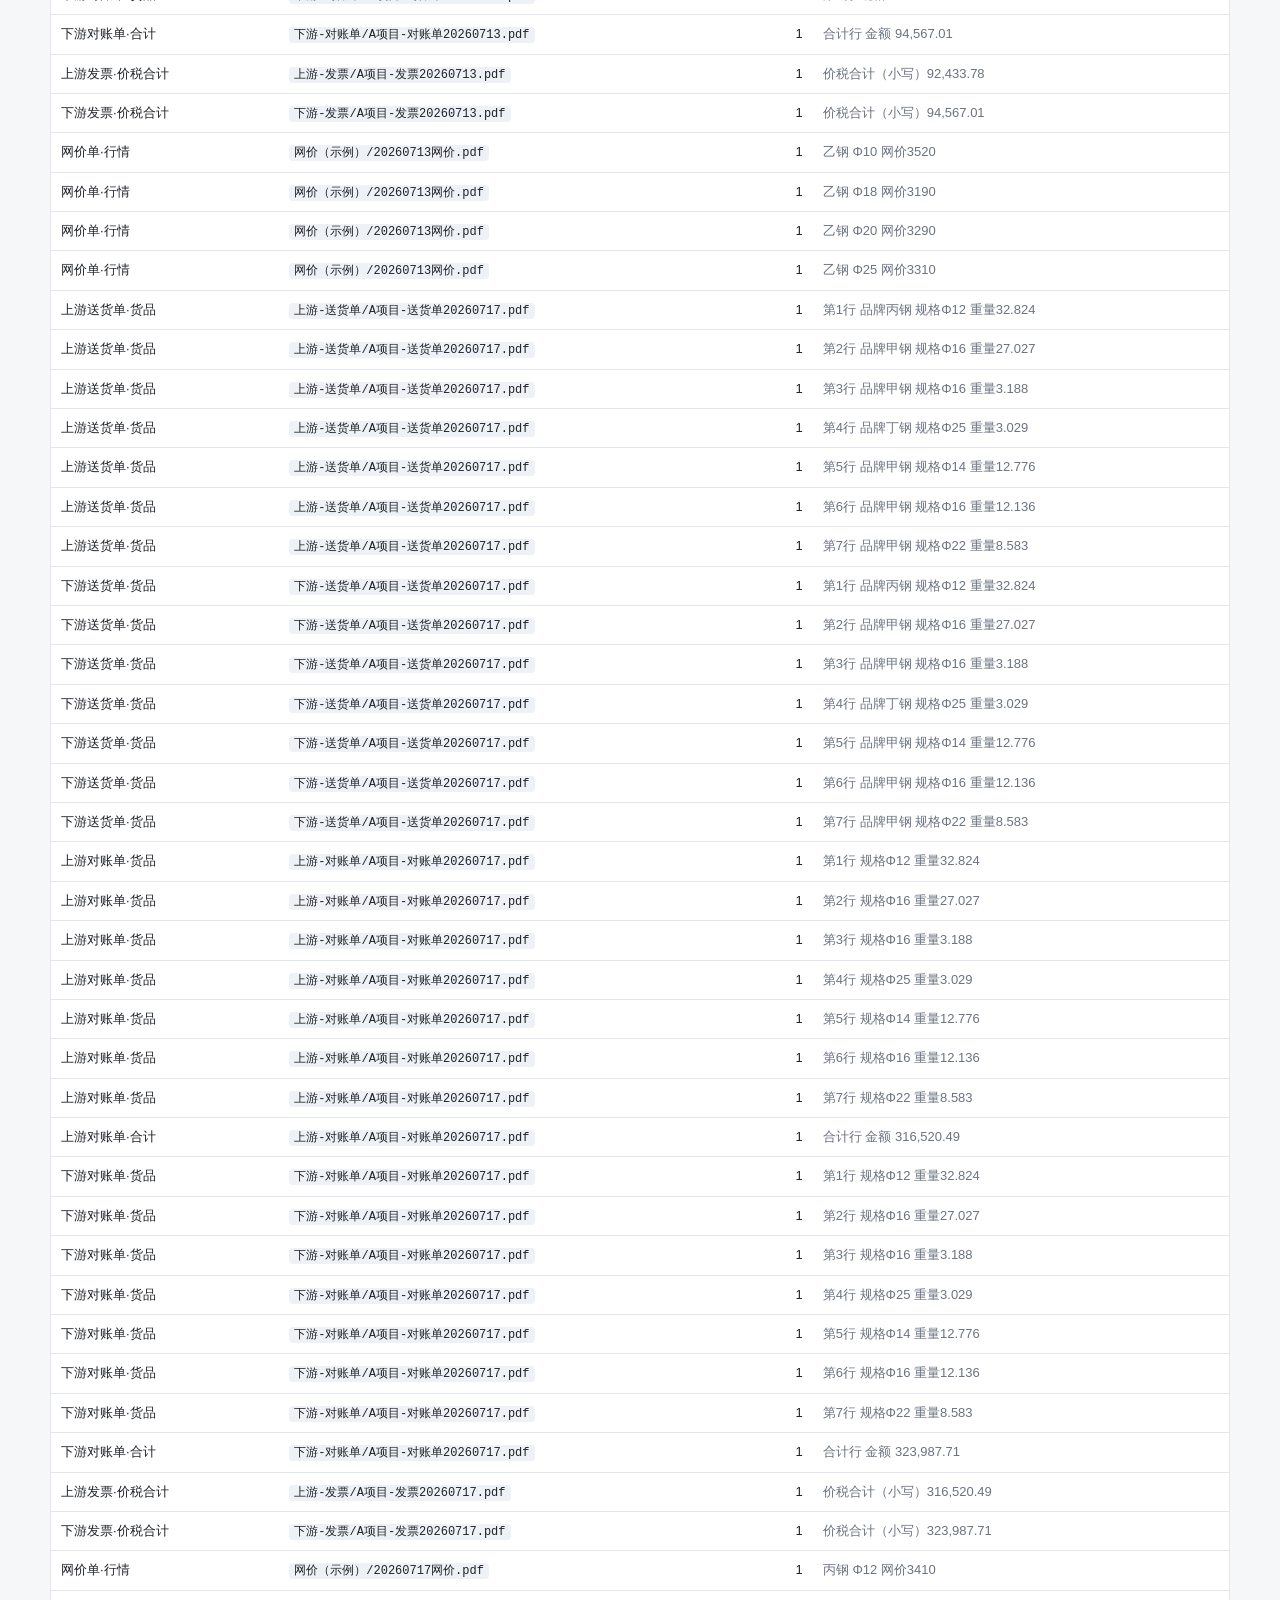
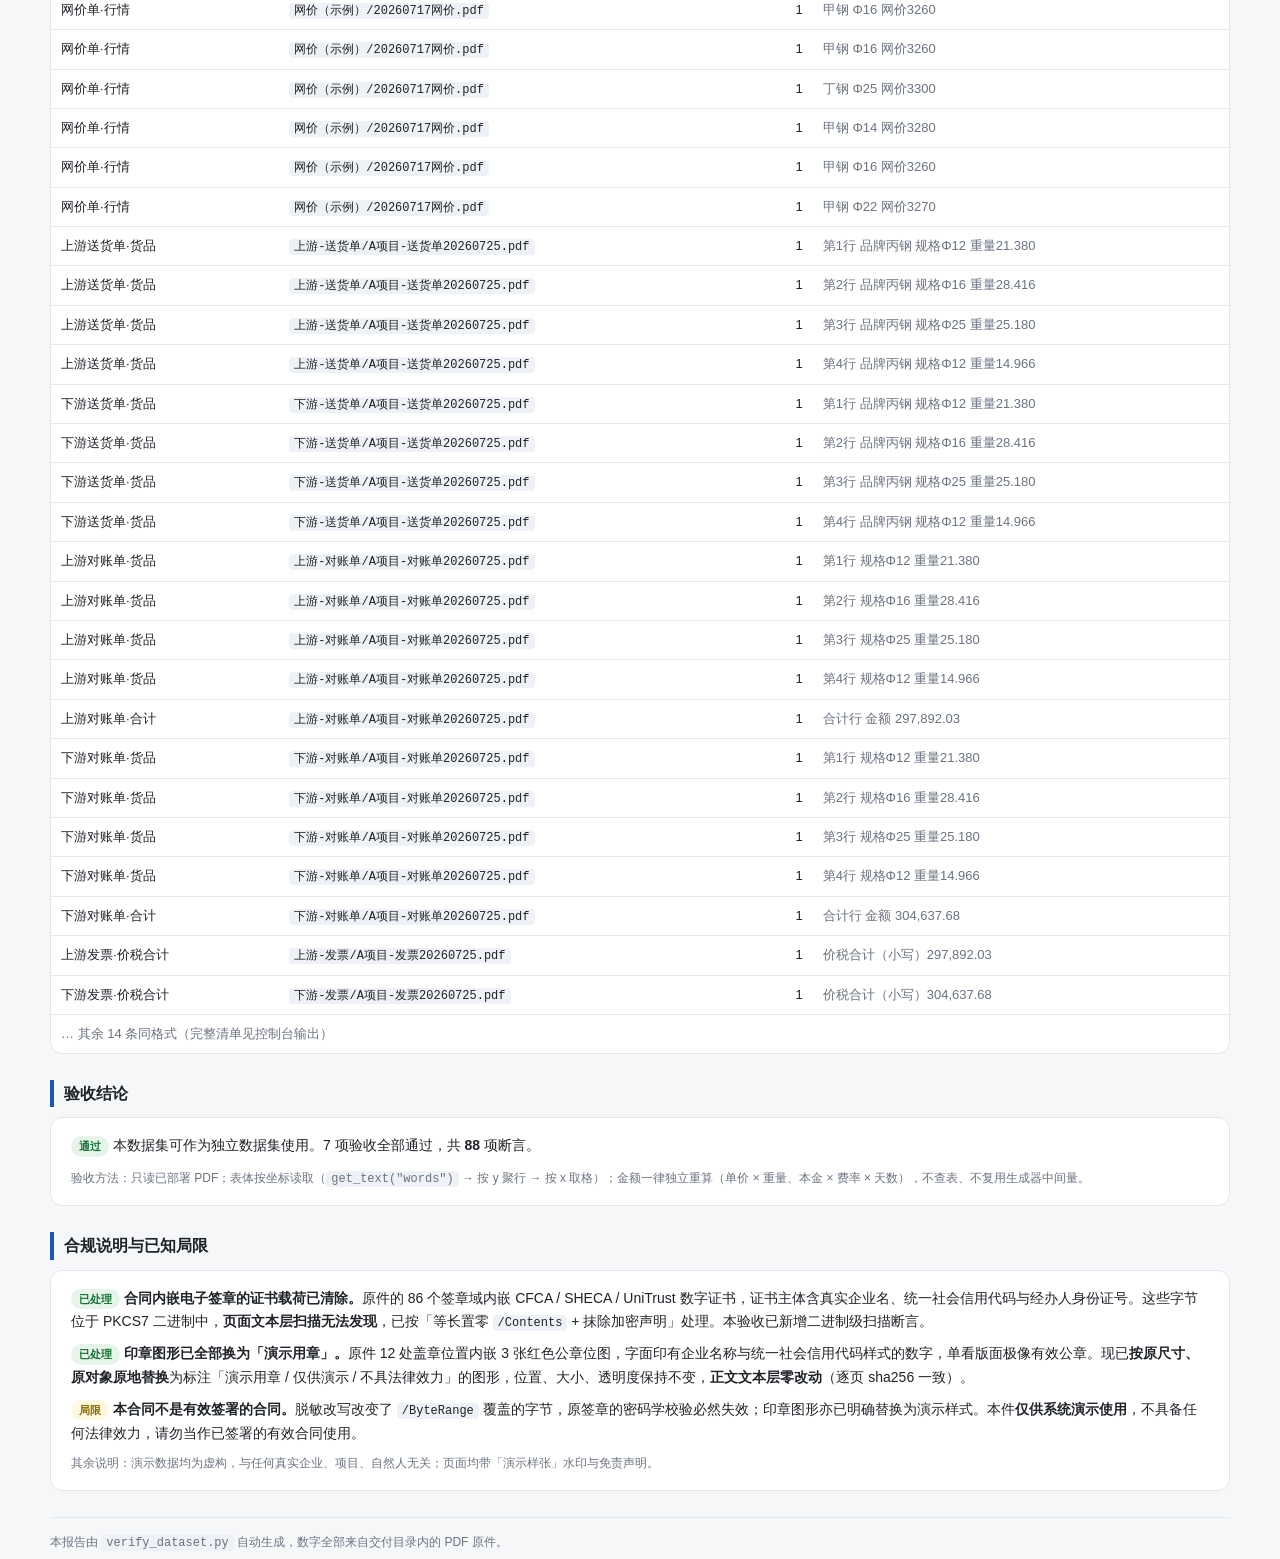
<file: A项目-演示资料/数据集验收报告.html>
<!DOCTYPE html>
<html lang="zh-CN"><head><meta charset="utf-8">
<title>A项目演示资料 · 数据集验收报告</title>
<style>
:root{--bg:#f6f7f9;--card:#fff;--ink:#1f2328;--mut:#6b7280;--line:#e3e6ea;
--ok:#137333;--okbg:#e6f4ea;--bad:#c5221f;--badbg:#fce8e6;--warn:#8a6d00;--warnbg:#fff8e1;
--accent:#1a56b8;--accentbg:#eaf1fd;}
*{box-sizing:border-box}
body{margin:0;padding:28px 20px 60px;background:var(--bg);color:var(--ink);
font:14px/1.7 -apple-system,"Segoe UI","Microsoft YaHei",sans-serif}
.wrap{max-width:1180px;margin:0 auto}
h1{font-size:24px;margin:0 0 4px}
.sub{color:var(--mut);font-size:13px;margin-bottom:20px}
.verdict{display:flex;align-items:center;gap:14px;background:var(--card);border:1px solid var(--line);
border-radius:12px;padding:18px 22px;margin-bottom:22px}
.badge{font-size:22px;font-weight:700;color:#fff;background:#137333;
border-radius:10px;padding:8px 20px;white-space:nowrap}
.stats{display:flex;gap:26px;flex-wrap:wrap}
.stat b{display:block;font-size:21px}
.stat span{color:var(--mut);font-size:12px}
h2{font-size:16px;margin:26px 0 10px;padding-left:10px;border-left:4px solid var(--accent)}
.card{background:var(--card);border:1px solid var(--line);border-radius:12px;overflow:hidden;
margin-bottom:18px}
table{width:100%;border-collapse:collapse;font-size:13px}
th,td{padding:8px 10px;border-bottom:1px solid var(--line);text-align:left;vertical-align:top}
th{background:#f0f2f5;font-weight:600;white-space:nowrap}
tr:last-child td{border-bottom:none}
td.n,th.n{text-align:right;font-variant-numeric:tabular-nums;white-space:nowrap}
.tag{display:inline-block;padding:1px 8px;border-radius:20px;font-size:11px;font-weight:600;white-space:nowrap}
.ok{background:var(--okbg);color:var(--ok)}
.bad{background:var(--badbg);color:var(--bad)}
.warn{background:var(--warnbg);color:var(--warn)}
.mut{color:var(--mut)}
.foot{color:var(--mut);font-size:12px;margin-top:26px;border-top:1px solid var(--line);padding-top:14px}
code{background:#eef1f5;padding:1px 5px;border-radius:4px;font-size:12px}
</style></head><body><div class="wrap">
<h1>A项目演示资料 · 数据集验收报告</h1>
<div class="sub">第一阶段：数据集验收 · 目录 <code>&lt;交付目录&gt;/A项目-演示资料</code> · 生成时间 2026-09-28 11:49</div>
<div class="verdict"><div class="badge">通过</div><div class="stats">
<div class="stat"><b style="color:var(--ok)">88</b><span>通过</span></div>
<div class="stat"><b style="color:var(--bad)">0</b><span>未通过</span></div>
<div class="stat"><b>0</b><span>提示</span></div>
<div class="stat"><b>47</b><span>PDF 文件</span></div>
<div class="stat"><b>174</b><span>定位记录</span></div>
</div></div>
<h2>1. 数据集结构</h2><div class="card"><table>
<tr><th>目录 / 文件</th><th class="n">份数</th><th>内容</th></tr>
<tr><td><code>合同/</code></td><td class="n">1</td><td class="mut">物资采购与供应合同（演示版）</td></tr>
<tr><td><code>上游-送货单/</code></td><td class="n">6</td><td class="mut">供方 → 我方，6 个日期</td></tr>
<tr><td><code>上游-对账单/</code></td><td class="n">6</td><td class="mut">上游结算：网价 − 135</td></tr>
<tr><td><code>上游-发票/</code></td><td class="n">6</td><td class="mut">增值税专用发票（进项）</td></tr>
<tr><td><code>下游-送货单/</code></td><td class="n">6</td><td class="mut">我方 → 收货方，6 个日期</td></tr>
<tr><td><code>下游-对账单/</code></td><td class="n">6</td><td class="mut">下游结算：网价 − 60</td></tr>
<tr><td><code>下游-发票/</code></td><td class="n">6</td><td class="mut">增值税专用发票（销项）</td></tr>
<tr><td><code>回款回单/</code></td><td class="n">3</td><td class="mut">银行电子回单，3 笔</td></tr>
<tr><td><code>网价（示例）/</code></td><td class="n">6</td><td class="mut">第三方行情价留档</td></tr>
<tr><td><code>A项目-回款与逾期核算表.pdf</code></td><td class="n">1</td><td class="mut">回款 / 资金占用费 / 逾期</td></tr>
<tr><td><code>字段一致性对照总表.html</code></td><td class="n">1</td><td class="mut">逐日字段一致性对照</td></tr>
</table></div>
<h2>2. 逐日期单据齐备与上下游关联</h2><div class="card"><table>
<tr><th>日期</th><th class="n">行数</th><th>规格</th><th>品牌</th><th class="n">上游结算</th><th class="n">下游结算</th><th>上下游关联</th><th>发票=对账</th></tr>
<tr><td><b>2026-06-28</b></td><td class="n">4</td><td>Φ18/Φ20/Φ20/Φ18</td><td>甲钢</td><td class="n">226,653.44</td><td class="n">232,157.01</td><td><span class="tag ok">一致</span></td><td><span class="tag ok">一致</span></td></tr>
<tr><td><b>2026-07-04</b></td><td class="n">4</td><td>Φ14/Φ18/Φ25/Φ14</td><td>甲钢</td><td class="n">225,543.49</td><td class="n">231,045.19</td><td><span class="tag ok">一致</span></td><td><span class="tag ok">一致</span></td></tr>
<tr><td><b>2026-07-11</b></td><td class="n">5</td><td>Φ12/Φ14/Φ16/Φ18/Φ22</td><td>乙钢/甲钢</td><td class="n">241,387.90</td><td class="n">247,176.62</td><td><span class="tag ok">一致</span></td><td><span class="tag ok">一致</span></td></tr>
<tr><td><b>2026-07-13</b></td><td class="n">4</td><td>Φ10/Φ18/Φ20/Φ25</td><td>乙钢</td><td class="n">92,433.78</td><td class="n">94,567.01</td><td><span class="tag ok">一致</span></td><td><span class="tag ok">一致</span></td></tr>
<tr><td><b>2026-07-17</b></td><td class="n">7</td><td>Φ12/Φ16/Φ16/Φ25/Φ14/Φ16/Φ22</td><td>丁钢/丙钢/甲钢</td><td class="n">316,520.49</td><td class="n">323,987.71</td><td><span class="tag ok">一致</span></td><td><span class="tag ok">一致</span></td></tr>
<tr><td><b>2026-07-25</b></td><td class="n">4</td><td>Φ12/Φ16/Φ25/Φ12</td><td>丙钢</td><td class="n">297,892.03</td><td class="n">304,637.68</td><td><span class="tag ok">一致</span></td><td><span class="tag ok">一致</span></td></tr>
</table></div>
<h2>3. 发票金额与对账金额勾稽（独立复算）</h2><div class="card"><table>
<tr><th>日期</th><th class="n">上游对账=发票</th><th class="n">下游对账=发票</th></tr>
<tr><td><b>2026-06-28</b></td><td class="n">226,653.44</td><td class="n">232,157.01</td></tr>
<tr><td><b>2026-07-04</b></td><td class="n">225,543.49</td><td class="n">231,045.19</td></tr>
<tr><td><b>2026-07-11</b></td><td class="n">241,387.90</td><td class="n">247,176.62</td></tr>
<tr><td><b>2026-07-13</b></td><td class="n">92,433.78</td><td class="n">94,567.01</td></tr>
<tr><td><b>2026-07-17</b></td><td class="n">316,520.49</td><td class="n">323,987.71</td></tr>
<tr><td><b>2026-07-25</b></td><td class="n">297,892.03</td><td class="n">304,637.68</td></tr>
<tr><td><b>周期一 6/21-7/20</b></td><td class="n mut">—</td><td class="n"><b>1,128,933.54</b></td></tr>
<tr><td><b>周期二 7/21-8/20</b></td><td class="n mut">—</td><td class="n"><b>304,637.68</b></td></tr>
<tr><td><b>应收总额</b></td><td class="n mut">—</td><td class="n"><b>1,433,571.22</b></td></tr>
</table></div>
<h2>4. 回款与项目关联</h2><div class="card"><table>
<tr><th>#</th><th>回单文件</th><th>日期</th><th class="n">金额</th><th>付款方 → 收款方</th><th>项目关联</th></tr>
<tr><td>1</td><td><code>回款回单/A项目-回款回单1-20260915.pdf</code></td><td>2026-09-15</td><td class="n">500,000.00</td><td class="mut">C建设工程集团 → A项目投资管理</td><td><span class="tag ok">A项目</span></td></tr>
<tr><td>2</td><td><code>回款回单/A项目-回款回单2-20261010.pdf</code></td><td>2026-10-10</td><td class="n">500,000.00</td><td class="mut">C建设工程集团 → A项目投资管理</td><td><span class="tag ok">A项目</span></td></tr>
<tr><td>3</td><td><code>回款回单/A项目-回款回单3-20261018.pdf</code></td><td>2026-10-18</td><td class="n">300,000.00</td><td class="mut">C建设工程集团 → A项目投资管理</td><td><span class="tag ok">A项目</span></td></tr>
<tr><td colspan="3"><b>合计</b></td><td class="n"><b>1,300,000.00</b></td><td colspan="2" class="mut">见 <code>A项目-回款与逾期核算表.pdf</code></td></tr>
</table></div>
<h2>5. 资金占用费复算（本金 × 0.0002 × 天数）</h2>
<div class="sub" style="margin:-6px 0 10px">日利率 0.6%/30 = <b>0.0002</b>；逾期起始日 = 周期结束月+2 月 8 日；计息含首含尾；<b>回款日不计息</b>；结息边界每月 21 日。</div>
<div class="card"><table>
<tr><th>周期</th><th class="n">计息本金</th><th>起</th><th>止</th><th class="n">天数</th><th class="n">资金占用费</th><th>说明</th></tr>
<tr><td>周期一</td><td class="n">1,128,933.54</td><td>2026-09-08</td><td>2026-09-14</td><td class="n">7</td><td class="n">1,580.51</td><td class="mut">回款1前 全额计息</td></tr>
<tr><td>周期一</td><td class="n">628,933.54</td><td>2026-09-15</td><td>2026-09-20</td><td class="n">6</td><td class="n">754.72</td><td class="mut">回款1后 余额计息至结息日</td></tr>
<tr><td>周期一</td><td class="n">628,933.54</td><td>2026-09-21</td><td>2026-10-09</td><td class="n">19</td><td class="n">2,389.95</td><td class="mut">新周期续计至回款2前一日</td></tr>
<tr><td>周期一</td><td class="n">131,268.77</td><td>2026-10-10</td><td>2026-10-17</td><td class="n">8</td><td class="n">210.03</td><td class="mut">回款2后 余额计息至回款3前一日</td></tr>
<tr><td>周期二</td><td class="n">304,637.68</td><td>2026-10-08</td><td>2026-10-09</td><td class="n">2</td><td class="n">121.86</td><td class="mut">周期二逾期起 全额计息</td></tr>
<tr><td>周期二</td><td class="n">304,637.68</td><td>2026-10-10</td><td>2026-10-17</td><td class="n">8</td><td class="n">487.42</td><td class="mut">回款2冲周期二后（回款3未冲二期）</td></tr>
<tr><td>周期二</td><td class="n">135,906.45</td><td>2026-10-18</td><td>2026-10-20</td><td class="n">3</td><td class="n">81.54</td><td class="mut">期末仍在计息</td></tr>
<tr><td colspan="5"><b>合计（含税）</b></td><td class="n"><b>5,626.03</b></td><td class="mut">不含税 4,978.79（÷1.13）</td></tr>
</table></div>
<h2>6. 期末逾期情况</h2><div class="card"><table>
<tr><th>项目</th><th class="n">金额</th><th>说明</th></tr>
<tr><td>已回款合计</td><td class="n">1,300,000.00</td><td class="mut">三笔之和</td></tr>
<tr><td>其中：冲抵本金</td><td class="n">1,297,664.77</td><td class="mut">按 先旧后新 顺序</td></tr>
<tr><td>其中：冲抵前期资金占用费</td><td class="n">2,335.23</td><td class="mut">优先级 ①</td></tr>
<tr><td>期末未收本金</td><td class="n">135,906.45</td><td class="mut">周期二余额</td></tr>
<tr><td>期末未收资金占用费</td><td class="n">3,290.80</td><td class="mut">已计未收</td></tr>
<tr><td>逾期余额合计</td><td class="n" style="font-weight:700">139,197.25</td><td class="mut">未收本金 + 未收资金占用费</td></tr>
</table></div>
<h2>7. 全记录定位台账（文件名 + 页码）</h2>
<div class="sub" style="margin:-6px 0 10px">共 174 条记录，覆盖 46 份文件。每条业务记录均可由「文件路径 + 页码 + 行/段标识」唯一定位。</div>
<div class="card"><table>
<tr><th>类别</th><th>文件</th><th class="n">页</th><th>定位</th></tr>
<tr><td>上游送货单·货品</td><td><code>上游-送货单/A项目-送货单20260628.pdf</code></td><td class="n">1</td><td class="mut">第1行 品牌甲钢 规格Φ18 重量22.640</td></tr>
<tr><td>上游送货单·货品</td><td><code>上游-送货单/A项目-送货单20260628.pdf</code></td><td class="n">1</td><td class="mut">第2行 品牌甲钢 规格Φ20 重量18.315</td></tr>
<tr><td>上游送货单·货品</td><td><code>上游-送货单/A项目-送货单20260628.pdf</code></td><td class="n">1</td><td class="mut">第3行 品牌甲钢 规格Φ20 重量21.106</td></tr>
<tr><td>上游送货单·货品</td><td><code>上游-送货单/A项目-送货单20260628.pdf</code></td><td class="n">1</td><td class="mut">第4行 品牌甲钢 规格Φ18 重量11.320</td></tr>
<tr><td>下游送货单·货品</td><td><code>下游-送货单/A项目-送货单20260628.pdf</code></td><td class="n">1</td><td class="mut">第1行 品牌甲钢 规格Φ18 重量22.640</td></tr>
<tr><td>下游送货单·货品</td><td><code>下游-送货单/A项目-送货单20260628.pdf</code></td><td class="n">1</td><td class="mut">第2行 品牌甲钢 规格Φ20 重量18.315</td></tr>
<tr><td>下游送货单·货品</td><td><code>下游-送货单/A项目-送货单20260628.pdf</code></td><td class="n">1</td><td class="mut">第3行 品牌甲钢 规格Φ20 重量21.106</td></tr>
<tr><td>下游送货单·货品</td><td><code>下游-送货单/A项目-送货单20260628.pdf</code></td><td class="n">1</td><td class="mut">第4行 品牌甲钢 规格Φ18 重量11.320</td></tr>
<tr><td>上游对账单·货品</td><td><code>上游-对账单/A项目-对账单20260628.pdf</code></td><td class="n">1</td><td class="mut">第1行 规格Φ18 重量22.640</td></tr>
<tr><td>上游对账单·货品</td><td><code>上游-对账单/A项目-对账单20260628.pdf</code></td><td class="n">1</td><td class="mut">第2行 规格Φ20 重量18.315</td></tr>
<tr><td>上游对账单·货品</td><td><code>上游-对账单/A项目-对账单20260628.pdf</code></td><td class="n">1</td><td class="mut">第3行 规格Φ20 重量21.106</td></tr>
<tr><td>上游对账单·货品</td><td><code>上游-对账单/A项目-对账单20260628.pdf</code></td><td class="n">1</td><td class="mut">第4行 规格Φ18 重量11.320</td></tr>
<tr><td>上游对账单·合计</td><td><code>上游-对账单/A项目-对账单20260628.pdf</code></td><td class="n">1</td><td class="mut">合计行 金额 226,653.44</td></tr>
<tr><td>下游对账单·货品</td><td><code>下游-对账单/A项目-对账单20260628.pdf</code></td><td class="n">1</td><td class="mut">第1行 规格Φ18 重量22.640</td></tr>
<tr><td>下游对账单·货品</td><td><code>下游-对账单/A项目-对账单20260628.pdf</code></td><td class="n">1</td><td class="mut">第2行 规格Φ20 重量18.315</td></tr>
<tr><td>下游对账单·货品</td><td><code>下游-对账单/A项目-对账单20260628.pdf</code></td><td class="n">1</td><td class="mut">第3行 规格Φ20 重量21.106</td></tr>
<tr><td>下游对账单·货品</td><td><code>下游-对账单/A项目-对账单20260628.pdf</code></td><td class="n">1</td><td class="mut">第4行 规格Φ18 重量11.320</td></tr>
<tr><td>下游对账单·合计</td><td><code>下游-对账单/A项目-对账单20260628.pdf</code></td><td class="n">1</td><td class="mut">合计行 金额 232,157.01</td></tr>
<tr><td>上游发票·价税合计</td><td><code>上游-发票/A项目-发票20260628.pdf</code></td><td class="n">1</td><td class="mut">价税合计（小写）226,653.44</td></tr>
<tr><td>下游发票·价税合计</td><td><code>下游-发票/A项目-发票20260628.pdf</code></td><td class="n">1</td><td class="mut">价税合计（小写）232,157.01</td></tr>
<tr><td>网价单·行情</td><td><code>网价（示例）/20260628网价.pdf</code></td><td class="n">1</td><td class="mut">甲钢 Φ18 网价3170</td></tr>
<tr><td>网价单·行情</td><td><code>网价（示例）/20260628网价.pdf</code></td><td class="n">1</td><td class="mut">甲钢 Φ20 网价3270</td></tr>
<tr><td>网价单·行情</td><td><code>网价（示例）/20260628网价.pdf</code></td><td class="n">1</td><td class="mut">甲钢 Φ20 网价3270</td></tr>
<tr><td>网价单·行情</td><td><code>网价（示例）/20260628网价.pdf</code></td><td class="n">1</td><td class="mut">甲钢 Φ18 网价3170</td></tr>
<tr><td>上游送货单·货品</td><td><code>上游-送货单/A项目-送货单20260704.pdf</code></td><td class="n">1</td><td class="mut">第1行 品牌甲钢 规格Φ14 重量15.228</td></tr>
<tr><td>上游送货单·货品</td><td><code>上游-送货单/A项目-送货单20260704.pdf</code></td><td class="n">1</td><td class="mut">第2行 品牌甲钢 规格Φ18 重量22.640</td></tr>
<tr><td>上游送货单·货品</td><td><code>上游-送货单/A项目-送货单20260704.pdf</code></td><td class="n">1</td><td class="mut">第3行 品牌甲钢 规格Φ25 重量26.351</td></tr>
<tr><td>上游送货单·货品</td><td><code>上游-送货单/A项目-送货单20260704.pdf</code></td><td class="n">1</td><td class="mut">第4行 品牌甲钢 规格Φ14 重量9.137</td></tr>
<tr><td>下游送货单·货品</td><td><code>下游-送货单/A项目-送货单20260704.pdf</code></td><td class="n">1</td><td class="mut">第1行 品牌甲钢 规格Φ14 重量15.228</td></tr>
<tr><td>下游送货单·货品</td><td><code>下游-送货单/A项目-送货单20260704.pdf</code></td><td class="n">1</td><td class="mut">第2行 品牌甲钢 规格Φ18 重量22.640</td></tr>
<tr><td>下游送货单·货品</td><td><code>下游-送货单/A项目-送货单20260704.pdf</code></td><td class="n">1</td><td class="mut">第3行 品牌甲钢 规格Φ25 重量26.351</td></tr>
<tr><td>下游送货单·货品</td><td><code>下游-送货单/A项目-送货单20260704.pdf</code></td><td class="n">1</td><td class="mut">第4行 品牌甲钢 规格Φ14 重量9.137</td></tr>
<tr><td>上游对账单·货品</td><td><code>上游-对账单/A项目-对账单20260704.pdf</code></td><td class="n">1</td><td class="mut">第1行 规格Φ14 重量15.228</td></tr>
<tr><td>上游对账单·货品</td><td><code>上游-对账单/A项目-对账单20260704.pdf</code></td><td class="n">1</td><td class="mut">第2行 规格Φ18 重量22.640</td></tr>
<tr><td>上游对账单·货品</td><td><code>上游-对账单/A项目-对账单20260704.pdf</code></td><td class="n">1</td><td class="mut">第3行 规格Φ25 重量26.351</td></tr>
<tr><td>上游对账单·货品</td><td><code>上游-对账单/A项目-对账单20260704.pdf</code></td><td class="n">1</td><td class="mut">第4行 规格Φ14 重量9.137</td></tr>
<tr><td>上游对账单·合计</td><td><code>上游-对账单/A项目-对账单20260704.pdf</code></td><td class="n">1</td><td class="mut">合计行 金额 225,543.49</td></tr>
<tr><td>下游对账单·货品</td><td><code>下游-对账单/A项目-对账单20260704.pdf</code></td><td class="n">1</td><td class="mut">第1行 规格Φ14 重量15.228</td></tr>
<tr><td>下游对账单·货品</td><td><code>下游-对账单/A项目-对账单20260704.pdf</code></td><td class="n">1</td><td class="mut">第2行 规格Φ18 重量22.640</td></tr>
<tr><td>下游对账单·货品</td><td><code>下游-对账单/A项目-对账单20260704.pdf</code></td><td class="n">1</td><td class="mut">第3行 规格Φ25 重量26.351</td></tr>
<tr><td>下游对账单·货品</td><td><code>下游-对账单/A项目-对账单20260704.pdf</code></td><td class="n">1</td><td class="mut">第4行 规格Φ14 重量9.137</td></tr>
<tr><td>下游对账单·合计</td><td><code>下游-对账单/A项目-对账单20260704.pdf</code></td><td class="n">1</td><td class="mut">合计行 金额 231,045.19</td></tr>
<tr><td>上游发票·价税合计</td><td><code>上游-发票/A项目-发票20260704.pdf</code></td><td class="n">1</td><td class="mut">价税合计（小写）225,543.49</td></tr>
<tr><td>下游发票·价税合计</td><td><code>下游-发票/A项目-发票20260704.pdf</code></td><td class="n">1</td><td class="mut">价税合计（小写）231,045.19</td></tr>
<tr><td>网价单·行情</td><td><code>网价（示例）/20260704网价.pdf</code></td><td class="n">1</td><td class="mut">甲钢 Φ14 网价3240</td></tr>
<tr><td>网价单·行情</td><td><code>网价（示例）/20260704网价.pdf</code></td><td class="n">1</td><td class="mut">甲钢 Φ18 网价3130</td></tr>
<tr><td>网价单·行情</td><td><code>网价（示例）/20260704网价.pdf</code></td><td class="n">1</td><td class="mut">甲钢 Φ25 网价3250</td></tr>
<tr><td>网价单·行情</td><td><code>网价（示例）/20260704网价.pdf</code></td><td class="n">1</td><td class="mut">甲钢 Φ14 网价3240</td></tr>
<tr><td>上游送货单·货品</td><td><code>上游-送货单/A项目-送货单20260711.pdf</code></td><td class="n">1</td><td class="mut">第1行 品牌甲钢 规格Φ12 重量24.680</td></tr>
<tr><td>上游送货单·货品</td><td><code>上游-送货单/A项目-送货单20260711.pdf</code></td><td class="n">1</td><td class="mut">第2行 品牌甲钢 规格Φ14 重量13.705</td></tr>
<tr><td>上游送货单·货品</td><td><code>上游-送货单/A项目-送货单20260711.pdf</code></td><td class="n">1</td><td class="mut">第3行 品牌乙钢 规格Φ16 重量27.027</td></tr>
<tr><td>上游送货单·货品</td><td><code>上游-送货单/A项目-送货单20260711.pdf</code></td><td class="n">1</td><td class="mut">第4行 品牌乙钢 规格Φ18 重量3.188</td></tr>
<tr><td>上游送货单·货品</td><td><code>上游-送货单/A项目-送货单20260711.pdf</code></td><td class="n">1</td><td class="mut">第5行 品牌乙钢 规格Φ22 重量8.583</td></tr>
<tr><td>下游送货单·货品</td><td><code>下游-送货单/A项目-送货单20260711.pdf</code></td><td class="n">1</td><td class="mut">第1行 品牌甲钢 规格Φ12 重量24.680</td></tr>
<tr><td>下游送货单·货品</td><td><code>下游-送货单/A项目-送货单20260711.pdf</code></td><td class="n">1</td><td class="mut">第2行 品牌甲钢 规格Φ14 重量13.705</td></tr>
<tr><td>下游送货单·货品</td><td><code>下游-送货单/A项目-送货单20260711.pdf</code></td><td class="n">1</td><td class="mut">第3行 品牌乙钢 规格Φ16 重量27.027</td></tr>
<tr><td>下游送货单·货品</td><td><code>下游-送货单/A项目-送货单20260711.pdf</code></td><td class="n">1</td><td class="mut">第4行 品牌乙钢 规格Φ18 重量3.188</td></tr>
<tr><td>下游送货单·货品</td><td><code>下游-送货单/A项目-送货单20260711.pdf</code></td><td class="n">1</td><td class="mut">第5行 品牌乙钢 规格Φ22 重量8.583</td></tr>
<tr><td>上游对账单·货品</td><td><code>上游-对账单/A项目-对账单20260711.pdf</code></td><td class="n">1</td><td class="mut">第1行 规格Φ12 重量24.680</td></tr>
<tr><td>上游对账单·货品</td><td><code>上游-对账单/A项目-对账单20260711.pdf</code></td><td class="n">1</td><td class="mut">第2行 规格Φ14 重量13.705</td></tr>
<tr><td>上游对账单·货品</td><td><code>上游-对账单/A项目-对账单20260711.pdf</code></td><td class="n">1</td><td class="mut">第3行 规格Φ16 重量27.027</td></tr>
<tr><td>上游对账单·货品</td><td><code>上游-对账单/A项目-对账单20260711.pdf</code></td><td class="n">1</td><td class="mut">第4行 规格Φ18 重量3.188</td></tr>
<tr><td>上游对账单·货品</td><td><code>上游-对账单/A项目-对账单20260711.pdf</code></td><td class="n">1</td><td class="mut">第5行 规格Φ22 重量8.583</td></tr>
<tr><td>上游对账单·合计</td><td><code>上游-对账单/A项目-对账单20260711.pdf</code></td><td class="n">1</td><td class="mut">合计行 金额 241,387.90</td></tr>
<tr><td>下游对账单·货品</td><td><code>下游-对账单/A项目-对账单20260711.pdf</code></td><td class="n">1</td><td class="mut">第1行 规格Φ12 重量24.680</td></tr>
<tr><td>下游对账单·货品</td><td><code>下游-对账单/A项目-对账单20260711.pdf</code></td><td class="n">1</td><td class="mut">第2行 规格Φ14 重量13.705</td></tr>
<tr><td>下游对账单·货品</td><td><code>下游-对账单/A项目-对账单20260711.pdf</code></td><td class="n">1</td><td class="mut">第3行 规格Φ16 重量27.027</td></tr>
<tr><td>下游对账单·货品</td><td><code>下游-对账单/A项目-对账单20260711.pdf</code></td><td class="n">1</td><td class="mut">第4行 规格Φ18 重量3.188</td></tr>
<tr><td>下游对账单·货品</td><td><code>下游-对账单/A项目-对账单20260711.pdf</code></td><td class="n">1</td><td class="mut">第5行 规格Φ22 重量8.583</td></tr>
<tr><td>下游对账单·合计</td><td><code>下游-对账单/A项目-对账单20260711.pdf</code></td><td class="n">1</td><td class="mut">合计行 金额 247,176.62</td></tr>
<tr><td>上游发票·价税合计</td><td><code>上游-发票/A项目-发票20260711.pdf</code></td><td class="n">1</td><td class="mut">价税合计（小写）241,387.90</td></tr>
<tr><td>下游发票·价税合计</td><td><code>下游-发票/A项目-发票20260711.pdf</code></td><td class="n">1</td><td class="mut">价税合计（小写）247,176.62</td></tr>
<tr><td>网价单·行情</td><td><code>网价（示例）/20260711网价.pdf</code></td><td class="n">1</td><td class="mut">甲钢 Φ12 网价3250</td></tr>
<tr><td>网价单·行情</td><td><code>网价（示例）/20260711网价.pdf</code></td><td class="n">1</td><td class="mut">甲钢 Φ14 网价3250</td></tr>
<tr><td>网价单·行情</td><td><code>网价（示例）/20260711网价.pdf</code></td><td class="n">1</td><td class="mut">乙钢 Φ16 网价3280</td></tr>
<tr><td>网价单·行情</td><td><code>网价（示例）/20260711网价.pdf</code></td><td class="n">1</td><td class="mut">乙钢 Φ18 网价3190</td></tr>
<tr><td>网价单·行情</td><td><code>网价（示例）/20260711网价.pdf</code></td><td class="n">1</td><td class="mut">乙钢 Φ22 网价3290</td></tr>
<tr><td>上游送货单·货品</td><td><code>上游-送货单/A项目-送货单20260713.pdf</code></td><td class="n">1</td><td class="mut">第1行 品牌乙钢 规格Φ10 重量12.776</td></tr>
<tr><td>上游送货单·货品</td><td><code>上游-送货单/A项目-送货单20260713.pdf</code></td><td class="n">1</td><td class="mut">第2行 品牌乙钢 规格Φ18 重量4.126</td></tr>
<tr><td>上游送货单·货品</td><td><code>上游-送货单/A项目-送货单20260713.pdf</code></td><td class="n">1</td><td class="mut">第3行 品牌乙钢 规格Φ20 重量3.029</td></tr>
<tr><td>上游送货单·货品</td><td><code>上游-送货单/A项目-送货单20260713.pdf</code></td><td class="n">1</td><td class="mut">第4行 品牌乙钢 规格Φ25 重量8.512</td></tr>
<tr><td>下游送货单·货品</td><td><code>下游-送货单/A项目-送货单20260713.pdf</code></td><td class="n">1</td><td class="mut">第1行 品牌乙钢 规格Φ10 重量12.776</td></tr>
<tr><td>下游送货单·货品</td><td><code>下游-送货单/A项目-送货单20260713.pdf</code></td><td class="n">1</td><td class="mut">第2行 品牌乙钢 规格Φ18 重量4.126</td></tr>
<tr><td>下游送货单·货品</td><td><code>下游-送货单/A项目-送货单20260713.pdf</code></td><td class="n">1</td><td class="mut">第3行 品牌乙钢 规格Φ20 重量3.029</td></tr>
<tr><td>下游送货单·货品</td><td><code>下游-送货单/A项目-送货单20260713.pdf</code></td><td class="n">1</td><td class="mut">第4行 品牌乙钢 规格Φ25 重量8.512</td></tr>
<tr><td>上游对账单·货品</td><td><code>上游-对账单/A项目-对账单20260713.pdf</code></td><td class="n">1</td><td class="mut">第1行 规格Φ10 重量12.776</td></tr>
<tr><td>上游对账单·货品</td><td><code>上游-对账单/A项目-对账单20260713.pdf</code></td><td class="n">1</td><td class="mut">第2行 规格Φ18 重量4.126</td></tr>
<tr><td>上游对账单·货品</td><td><code>上游-对账单/A项目-对账单20260713.pdf</code></td><td class="n">1</td><td class="mut">第3行 规格Φ20 重量3.029</td></tr>
<tr><td>上游对账单·货品</td><td><code>上游-对账单/A项目-对账单20260713.pdf</code></td><td class="n">1</td><td class="mut">第4行 规格Φ25 重量8.512</td></tr>
<tr><td>上游对账单·合计</td><td><code>上游-对账单/A项目-对账单20260713.pdf</code></td><td class="n">1</td><td class="mut">合计行 金额 92,433.78</td></tr>
<tr><td>下游对账单·货品</td><td><code>下游-对账单/A项目-对账单20260713.pdf</code></td><td class="n">1</td><td class="mut">第1行 规格Φ10 重量12.776</td></tr>
<tr><td>下游对账单·货品</td><td><code>下游-对账单/A项目-对账单20260713.pdf</code></td><td class="n">1</td><td class="mut">第2行 规格Φ18 重量4.126</td></tr>
<tr><td>下游对账单·货品</td><td><code>下游-对账单/A项目-对账单20260713.pdf</code></td><td class="n">1</td><td class="mut">第3行 规格Φ20 重量3.029</td></tr>
<tr><td>下游对账单·货品</td><td><code>下游-对账单/A项目-对账单20260713.pdf</code></td><td class="n">1</td><td class="mut">第4行 规格Φ25 重量8.512</td></tr>
<tr><td>下游对账单·合计</td><td><code>下游-对账单/A项目-对账单20260713.pdf</code></td><td class="n">1</td><td class="mut">合计行 金额 94,567.01</td></tr>
<tr><td>上游发票·价税合计</td><td><code>上游-发票/A项目-发票20260713.pdf</code></td><td class="n">1</td><td class="mut">价税合计（小写）92,433.78</td></tr>
<tr><td>下游发票·价税合计</td><td><code>下游-发票/A项目-发票20260713.pdf</code></td><td class="n">1</td><td class="mut">价税合计（小写）94,567.01</td></tr>
<tr><td>网价单·行情</td><td><code>网价（示例）/20260713网价.pdf</code></td><td class="n">1</td><td class="mut">乙钢 Φ10 网价3520</td></tr>
<tr><td>网价单·行情</td><td><code>网价（示例）/20260713网价.pdf</code></td><td class="n">1</td><td class="mut">乙钢 Φ18 网价3190</td></tr>
<tr><td>网价单·行情</td><td><code>网价（示例）/20260713网价.pdf</code></td><td class="n">1</td><td class="mut">乙钢 Φ20 网价3290</td></tr>
<tr><td>网价单·行情</td><td><code>网价（示例）/20260713网价.pdf</code></td><td class="n">1</td><td class="mut">乙钢 Φ25 网价3310</td></tr>
<tr><td>上游送货单·货品</td><td><code>上游-送货单/A项目-送货单20260717.pdf</code></td><td class="n">1</td><td class="mut">第1行 品牌丙钢 规格Φ12 重量32.824</td></tr>
<tr><td>上游送货单·货品</td><td><code>上游-送货单/A项目-送货单20260717.pdf</code></td><td class="n">1</td><td class="mut">第2行 品牌甲钢 规格Φ16 重量27.027</td></tr>
<tr><td>上游送货单·货品</td><td><code>上游-送货单/A项目-送货单20260717.pdf</code></td><td class="n">1</td><td class="mut">第3行 品牌甲钢 规格Φ16 重量3.188</td></tr>
<tr><td>上游送货单·货品</td><td><code>上游-送货单/A项目-送货单20260717.pdf</code></td><td class="n">1</td><td class="mut">第4行 品牌丁钢 规格Φ25 重量3.029</td></tr>
<tr><td>上游送货单·货品</td><td><code>上游-送货单/A项目-送货单20260717.pdf</code></td><td class="n">1</td><td class="mut">第5行 品牌甲钢 规格Φ14 重量12.776</td></tr>
<tr><td>上游送货单·货品</td><td><code>上游-送货单/A项目-送货单20260717.pdf</code></td><td class="n">1</td><td class="mut">第6行 品牌甲钢 规格Φ16 重量12.136</td></tr>
<tr><td>上游送货单·货品</td><td><code>上游-送货单/A项目-送货单20260717.pdf</code></td><td class="n">1</td><td class="mut">第7行 品牌甲钢 规格Φ22 重量8.583</td></tr>
<tr><td>下游送货单·货品</td><td><code>下游-送货单/A项目-送货单20260717.pdf</code></td><td class="n">1</td><td class="mut">第1行 品牌丙钢 规格Φ12 重量32.824</td></tr>
<tr><td>下游送货单·货品</td><td><code>下游-送货单/A项目-送货单20260717.pdf</code></td><td class="n">1</td><td class="mut">第2行 品牌甲钢 规格Φ16 重量27.027</td></tr>
<tr><td>下游送货单·货品</td><td><code>下游-送货单/A项目-送货单20260717.pdf</code></td><td class="n">1</td><td class="mut">第3行 品牌甲钢 规格Φ16 重量3.188</td></tr>
<tr><td>下游送货单·货品</td><td><code>下游-送货单/A项目-送货单20260717.pdf</code></td><td class="n">1</td><td class="mut">第4行 品牌丁钢 规格Φ25 重量3.029</td></tr>
<tr><td>下游送货单·货品</td><td><code>下游-送货单/A项目-送货单20260717.pdf</code></td><td class="n">1</td><td class="mut">第5行 品牌甲钢 规格Φ14 重量12.776</td></tr>
<tr><td>下游送货单·货品</td><td><code>下游-送货单/A项目-送货单20260717.pdf</code></td><td class="n">1</td><td class="mut">第6行 品牌甲钢 规格Φ16 重量12.136</td></tr>
<tr><td>下游送货单·货品</td><td><code>下游-送货单/A项目-送货单20260717.pdf</code></td><td class="n">1</td><td class="mut">第7行 品牌甲钢 规格Φ22 重量8.583</td></tr>
<tr><td>上游对账单·货品</td><td><code>上游-对账单/A项目-对账单20260717.pdf</code></td><td class="n">1</td><td class="mut">第1行 规格Φ12 重量32.824</td></tr>
<tr><td>上游对账单·货品</td><td><code>上游-对账单/A项目-对账单20260717.pdf</code></td><td class="n">1</td><td class="mut">第2行 规格Φ16 重量27.027</td></tr>
<tr><td>上游对账单·货品</td><td><code>上游-对账单/A项目-对账单20260717.pdf</code></td><td class="n">1</td><td class="mut">第3行 规格Φ16 重量3.188</td></tr>
<tr><td>上游对账单·货品</td><td><code>上游-对账单/A项目-对账单20260717.pdf</code></td><td class="n">1</td><td class="mut">第4行 规格Φ25 重量3.029</td></tr>
<tr><td>上游对账单·货品</td><td><code>上游-对账单/A项目-对账单20260717.pdf</code></td><td class="n">1</td><td class="mut">第5行 规格Φ14 重量12.776</td></tr>
<tr><td>上游对账单·货品</td><td><code>上游-对账单/A项目-对账单20260717.pdf</code></td><td class="n">1</td><td class="mut">第6行 规格Φ16 重量12.136</td></tr>
<tr><td>上游对账单·货品</td><td><code>上游-对账单/A项目-对账单20260717.pdf</code></td><td class="n">1</td><td class="mut">第7行 规格Φ22 重量8.583</td></tr>
<tr><td>上游对账单·合计</td><td><code>上游-对账单/A项目-对账单20260717.pdf</code></td><td class="n">1</td><td class="mut">合计行 金额 316,520.49</td></tr>
<tr><td>下游对账单·货品</td><td><code>下游-对账单/A项目-对账单20260717.pdf</code></td><td class="n">1</td><td class="mut">第1行 规格Φ12 重量32.824</td></tr>
<tr><td>下游对账单·货品</td><td><code>下游-对账单/A项目-对账单20260717.pdf</code></td><td class="n">1</td><td class="mut">第2行 规格Φ16 重量27.027</td></tr>
<tr><td>下游对账单·货品</td><td><code>下游-对账单/A项目-对账单20260717.pdf</code></td><td class="n">1</td><td class="mut">第3行 规格Φ16 重量3.188</td></tr>
<tr><td>下游对账单·货品</td><td><code>下游-对账单/A项目-对账单20260717.pdf</code></td><td class="n">1</td><td class="mut">第4行 规格Φ25 重量3.029</td></tr>
<tr><td>下游对账单·货品</td><td><code>下游-对账单/A项目-对账单20260717.pdf</code></td><td class="n">1</td><td class="mut">第5行 规格Φ14 重量12.776</td></tr>
<tr><td>下游对账单·货品</td><td><code>下游-对账单/A项目-对账单20260717.pdf</code></td><td class="n">1</td><td class="mut">第6行 规格Φ16 重量12.136</td></tr>
<tr><td>下游对账单·货品</td><td><code>下游-对账单/A项目-对账单20260717.pdf</code></td><td class="n">1</td><td class="mut">第7行 规格Φ22 重量8.583</td></tr>
<tr><td>下游对账单·合计</td><td><code>下游-对账单/A项目-对账单20260717.pdf</code></td><td class="n">1</td><td class="mut">合计行 金额 323,987.71</td></tr>
<tr><td>上游发票·价税合计</td><td><code>上游-发票/A项目-发票20260717.pdf</code></td><td class="n">1</td><td class="mut">价税合计（小写）316,520.49</td></tr>
<tr><td>下游发票·价税合计</td><td><code>下游-发票/A项目-发票20260717.pdf</code></td><td class="n">1</td><td class="mut">价税合计（小写）323,987.71</td></tr>
<tr><td>网价单·行情</td><td><code>网价（示例）/20260717网价.pdf</code></td><td class="n">1</td><td class="mut">丙钢 Φ12 网价3410</td></tr>
<tr><td>网价单·行情</td><td><code>网价（示例）/20260717网价.pdf</code></td><td class="n">1</td><td class="mut">甲钢 Φ16 网价3260</td></tr>
<tr><td>网价单·行情</td><td><code>网价（示例）/20260717网价.pdf</code></td><td class="n">1</td><td class="mut">甲钢 Φ16 网价3260</td></tr>
<tr><td>网价单·行情</td><td><code>网价（示例）/20260717网价.pdf</code></td><td class="n">1</td><td class="mut">丁钢 Φ25 网价3300</td></tr>
<tr><td>网价单·行情</td><td><code>网价（示例）/20260717网价.pdf</code></td><td class="n">1</td><td class="mut">甲钢 Φ14 网价3280</td></tr>
<tr><td>网价单·行情</td><td><code>网价（示例）/20260717网价.pdf</code></td><td class="n">1</td><td class="mut">甲钢 Φ16 网价3260</td></tr>
<tr><td>网价单·行情</td><td><code>网价（示例）/20260717网价.pdf</code></td><td class="n">1</td><td class="mut">甲钢 Φ22 网价3270</td></tr>
<tr><td>上游送货单·货品</td><td><code>上游-送货单/A项目-送货单20260725.pdf</code></td><td class="n">1</td><td class="mut">第1行 品牌丙钢 规格Φ12 重量21.380</td></tr>
<tr><td>上游送货单·货品</td><td><code>上游-送货单/A项目-送货单20260725.pdf</code></td><td class="n">1</td><td class="mut">第2行 品牌丙钢 规格Φ16 重量28.416</td></tr>
<tr><td>上游送货单·货品</td><td><code>上游-送货单/A项目-送货单20260725.pdf</code></td><td class="n">1</td><td class="mut">第3行 品牌丙钢 规格Φ25 重量25.180</td></tr>
<tr><td>上游送货单·货品</td><td><code>上游-送货单/A项目-送货单20260725.pdf</code></td><td class="n">1</td><td class="mut">第4行 品牌丙钢 规格Φ12 重量14.966</td></tr>
<tr><td>下游送货单·货品</td><td><code>下游-送货单/A项目-送货单20260725.pdf</code></td><td class="n">1</td><td class="mut">第1行 品牌丙钢 规格Φ12 重量21.380</td></tr>
<tr><td>下游送货单·货品</td><td><code>下游-送货单/A项目-送货单20260725.pdf</code></td><td class="n">1</td><td class="mut">第2行 品牌丙钢 规格Φ16 重量28.416</td></tr>
<tr><td>下游送货单·货品</td><td><code>下游-送货单/A项目-送货单20260725.pdf</code></td><td class="n">1</td><td class="mut">第3行 品牌丙钢 规格Φ25 重量25.180</td></tr>
<tr><td>下游送货单·货品</td><td><code>下游-送货单/A项目-送货单20260725.pdf</code></td><td class="n">1</td><td class="mut">第4行 品牌丙钢 规格Φ12 重量14.966</td></tr>
<tr><td>上游对账单·货品</td><td><code>上游-对账单/A项目-对账单20260725.pdf</code></td><td class="n">1</td><td class="mut">第1行 规格Φ12 重量21.380</td></tr>
<tr><td>上游对账单·货品</td><td><code>上游-对账单/A项目-对账单20260725.pdf</code></td><td class="n">1</td><td class="mut">第2行 规格Φ16 重量28.416</td></tr>
<tr><td>上游对账单·货品</td><td><code>上游-对账单/A项目-对账单20260725.pdf</code></td><td class="n">1</td><td class="mut">第3行 规格Φ25 重量25.180</td></tr>
<tr><td>上游对账单·货品</td><td><code>上游-对账单/A项目-对账单20260725.pdf</code></td><td class="n">1</td><td class="mut">第4行 规格Φ12 重量14.966</td></tr>
<tr><td>上游对账单·合计</td><td><code>上游-对账单/A项目-对账单20260725.pdf</code></td><td class="n">1</td><td class="mut">合计行 金额 297,892.03</td></tr>
<tr><td>下游对账单·货品</td><td><code>下游-对账单/A项目-对账单20260725.pdf</code></td><td class="n">1</td><td class="mut">第1行 规格Φ12 重量21.380</td></tr>
<tr><td>下游对账单·货品</td><td><code>下游-对账单/A项目-对账单20260725.pdf</code></td><td class="n">1</td><td class="mut">第2行 规格Φ16 重量28.416</td></tr>
<tr><td>下游对账单·货品</td><td><code>下游-对账单/A项目-对账单20260725.pdf</code></td><td class="n">1</td><td class="mut">第3行 规格Φ25 重量25.180</td></tr>
<tr><td>下游对账单·货品</td><td><code>下游-对账单/A项目-对账单20260725.pdf</code></td><td class="n">1</td><td class="mut">第4行 规格Φ12 重量14.966</td></tr>
<tr><td>下游对账单·合计</td><td><code>下游-对账单/A项目-对账单20260725.pdf</code></td><td class="n">1</td><td class="mut">合计行 金额 304,637.68</td></tr>
<tr><td>上游发票·价税合计</td><td><code>上游-发票/A项目-发票20260725.pdf</code></td><td class="n">1</td><td class="mut">价税合计（小写）297,892.03</td></tr>
<tr><td>下游发票·价税合计</td><td><code>下游-发票/A项目-发票20260725.pdf</code></td><td class="n">1</td><td class="mut">价税合计（小写）304,637.68</td></tr>
<tr><td colspan="4" class="mut">… 其余 14 条同格式（完整清单见控制台输出）</td></tr>
</table></div>
<h2>验收结论</h2><div class="card" style="padding:16px 20px">
<p style="margin:0 0 10px"><span class="tag ok">通过</span> 本数据集可作为独立数据集使用。7 项验收全部通过，共 <b>88</b> 项断言。</p>
<p class="mut" style="margin:0;font-size:12px">验收方法：只读已部署 PDF；表体按坐标读取（<code>get_text("words")</code> → 按 y 聚行 → 按 x 取格）；金额一律独立重算（单价 × 重量、本金 × 费率 × 天数），不查表、不复用生成器中间量。</p>
</div>
<h2>合规说明与已知局限</h2><div class="card" style="padding:16px 20px">
<p style="margin:0 0 8px"><span class="tag ok">已处理</span> <b>合同内嵌电子签章的证书载荷已清除。</b>原件的 86 个签章域内嵌 CFCA / SHECA / UniTrust 数字证书，证书主体含真实企业名、统一社会信用代码与经办人身份证号。这些字节位于 PKCS7 二进制中，<b>页面文本层扫描无法发现</b>，已按「等长置零 <code>/Contents</code> + 抹除加密声明」处理。本验收已新增二进制级扫描断言。</p>
<p style="margin:0 0 8px"><span class="tag ok">已处理</span> <b>印章图形已全部换为「演示用章」。</b>原件 12 处盖章位置内嵌 3 张红色公章位图，字面印有企业名称与统一社会信用代码样式的数字，单看版面极像有效公章。现已<b>按原尺寸、原对象原地替换</b>为标注「演示用章 / 仅供演示 / 不具法律效力」的图形，位置、大小、透明度保持不变，<b>正文文本层零改动</b>（逐页 sha256 一致）。</p>
<p style="margin:0 0 8px"><span class="tag warn">局限</span> <b>本合同不是有效签署的合同。</b>脱敏改写改变了 <code>/ByteRange</code> 覆盖的字节，原签章的密码学校验必然失效；印章图形亦已明确替换为演示样式。本件<b>仅供系统演示使用</b>，不具备任何法律效力，请勿当作已签署的有效合同使用。</p>
<p class="mut" style="margin:0;font-size:12px">其余说明：演示数据均为虚构，与任何真实企业、项目、自然人无关；页面均带「演示样张」水印与免责声明。</p>
</div>
<div class="foot">本报告由 <code>verify_dataset.py</code> 自动生成，数字全部来自交付目录内的 PDF 原件。</div>
</div></body></html>
</file>
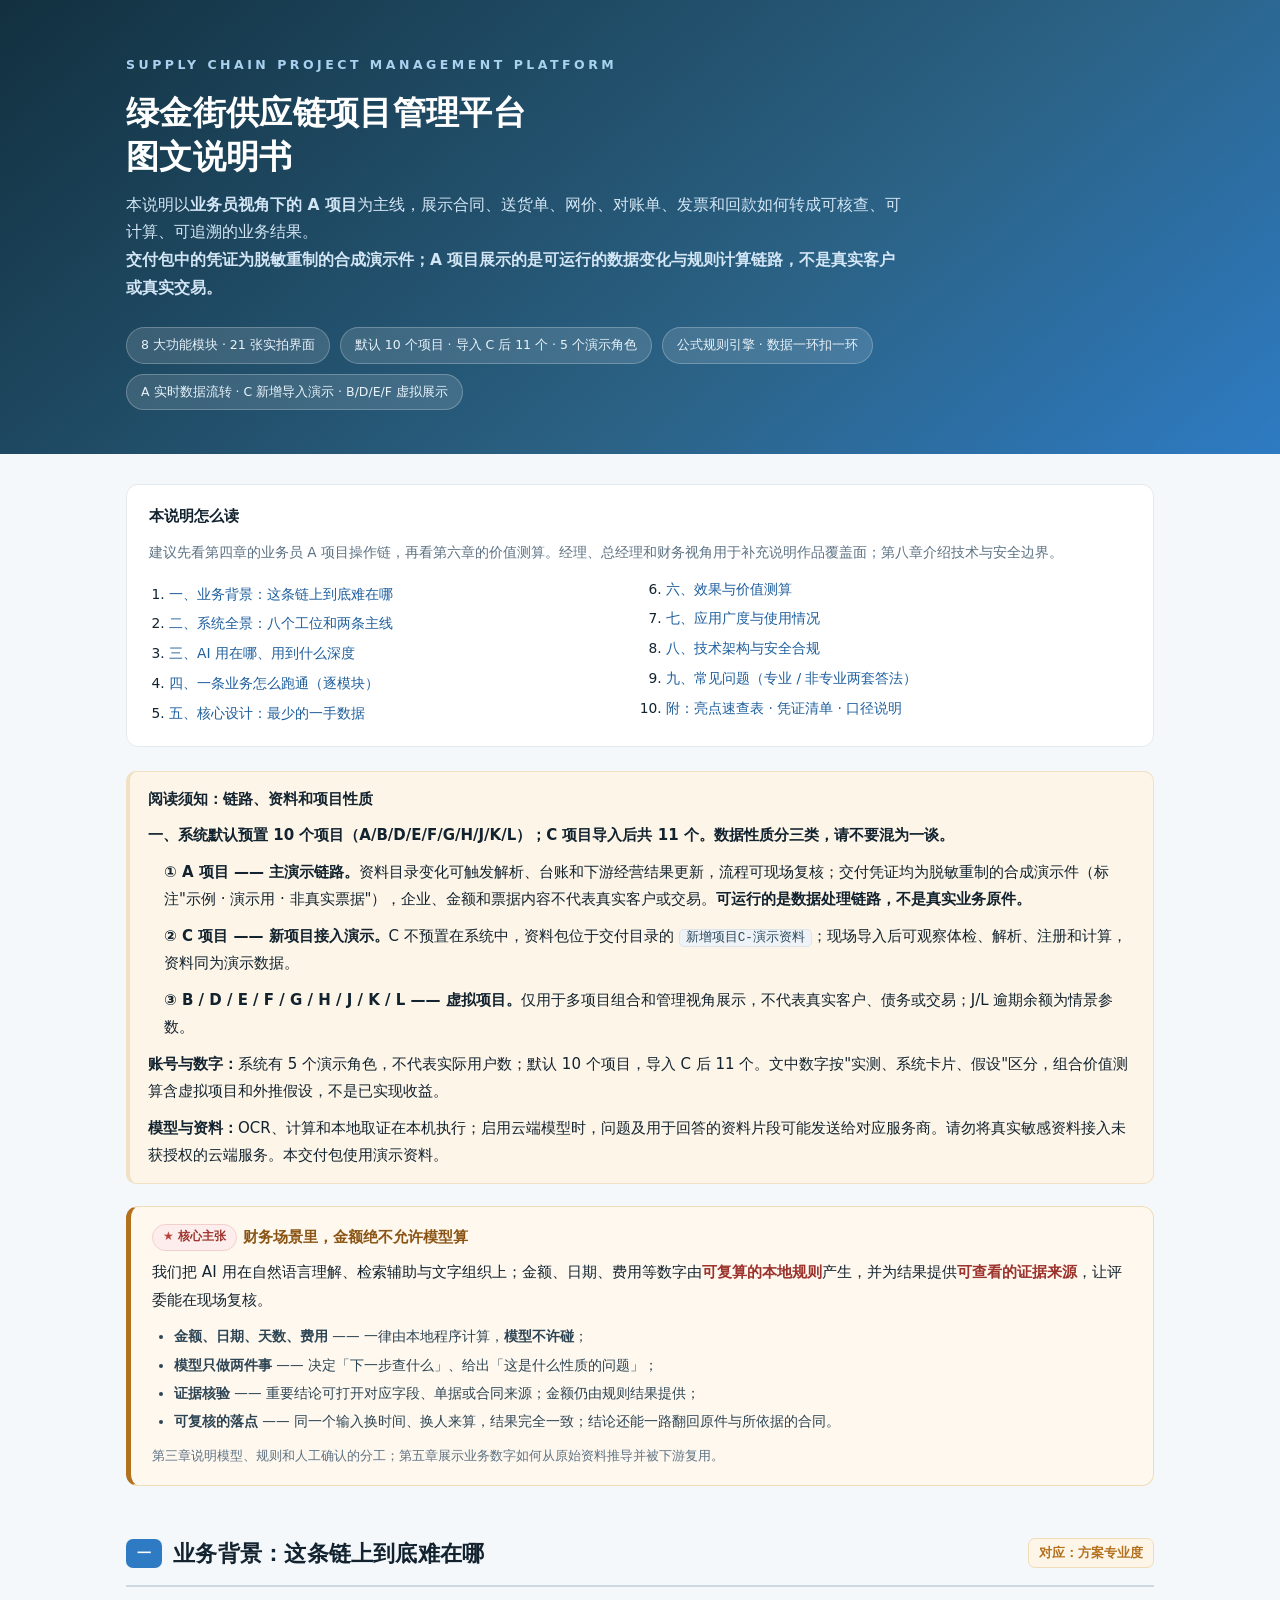
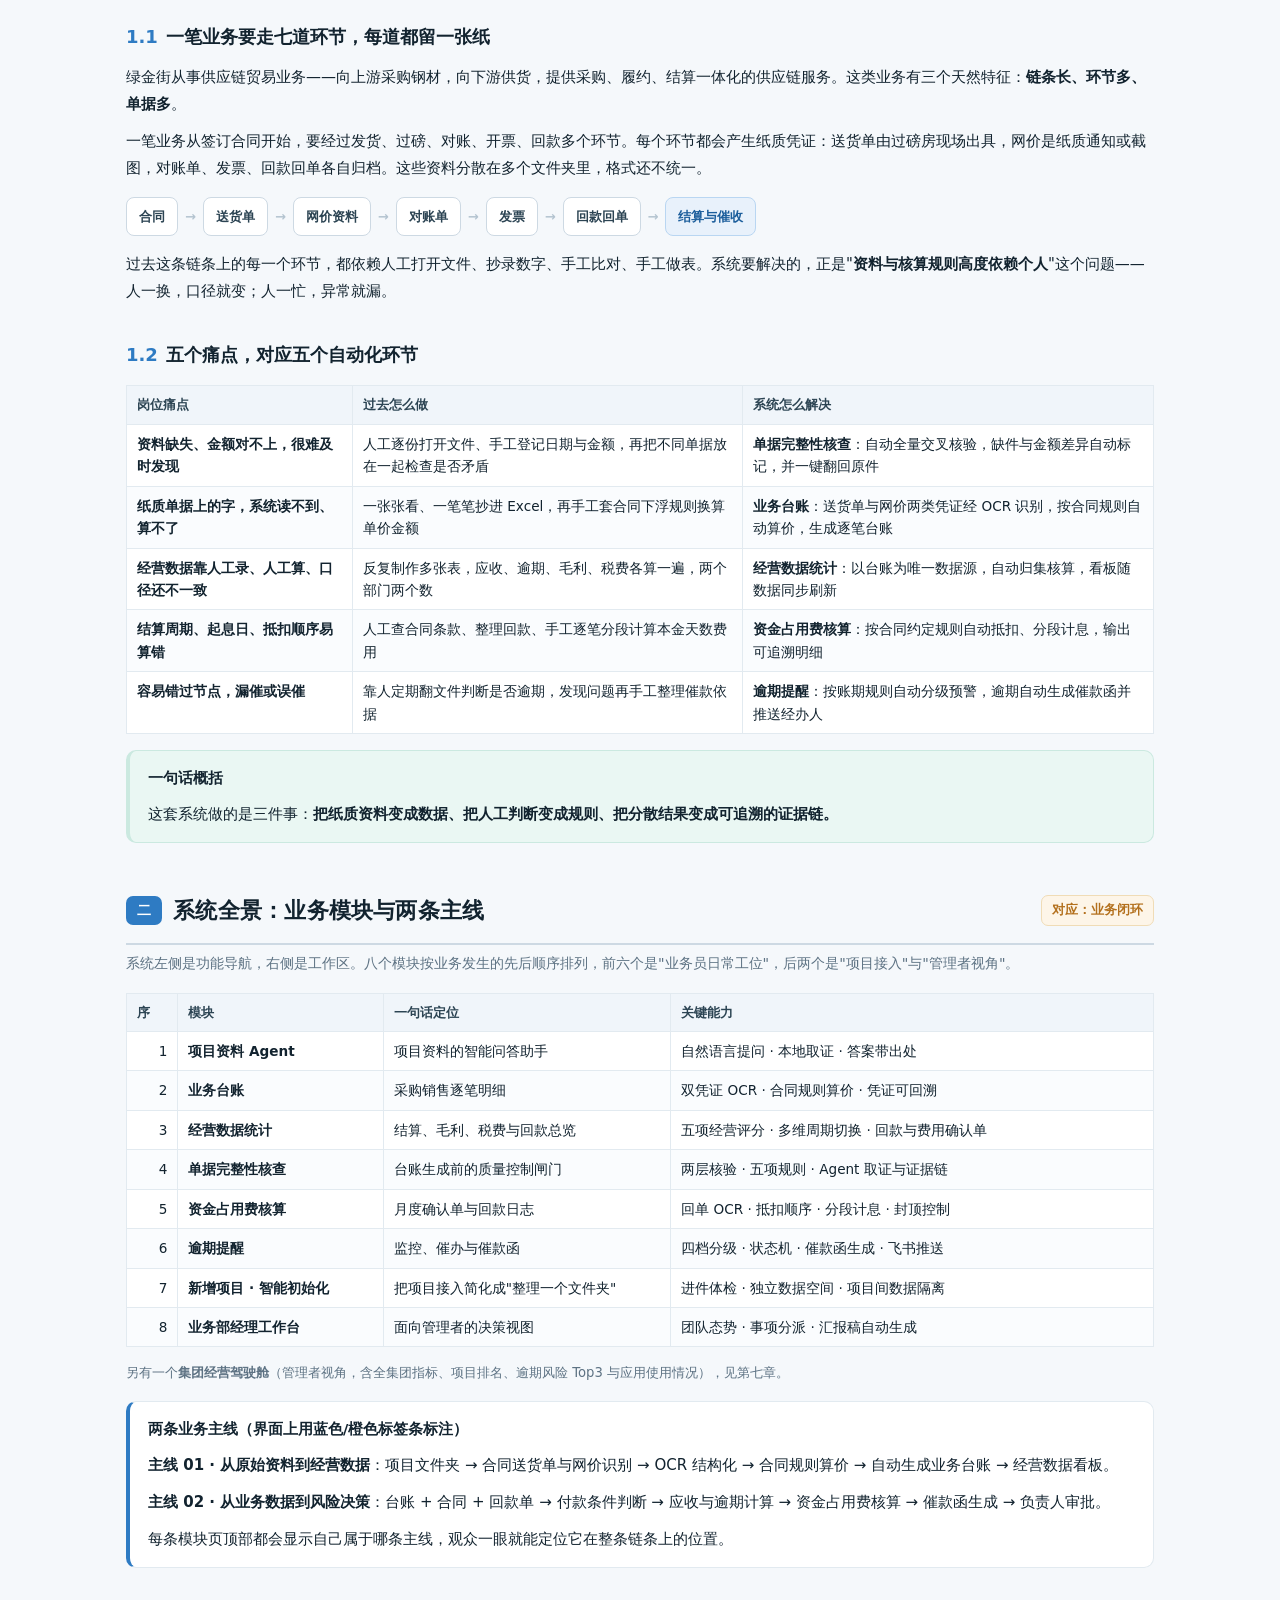
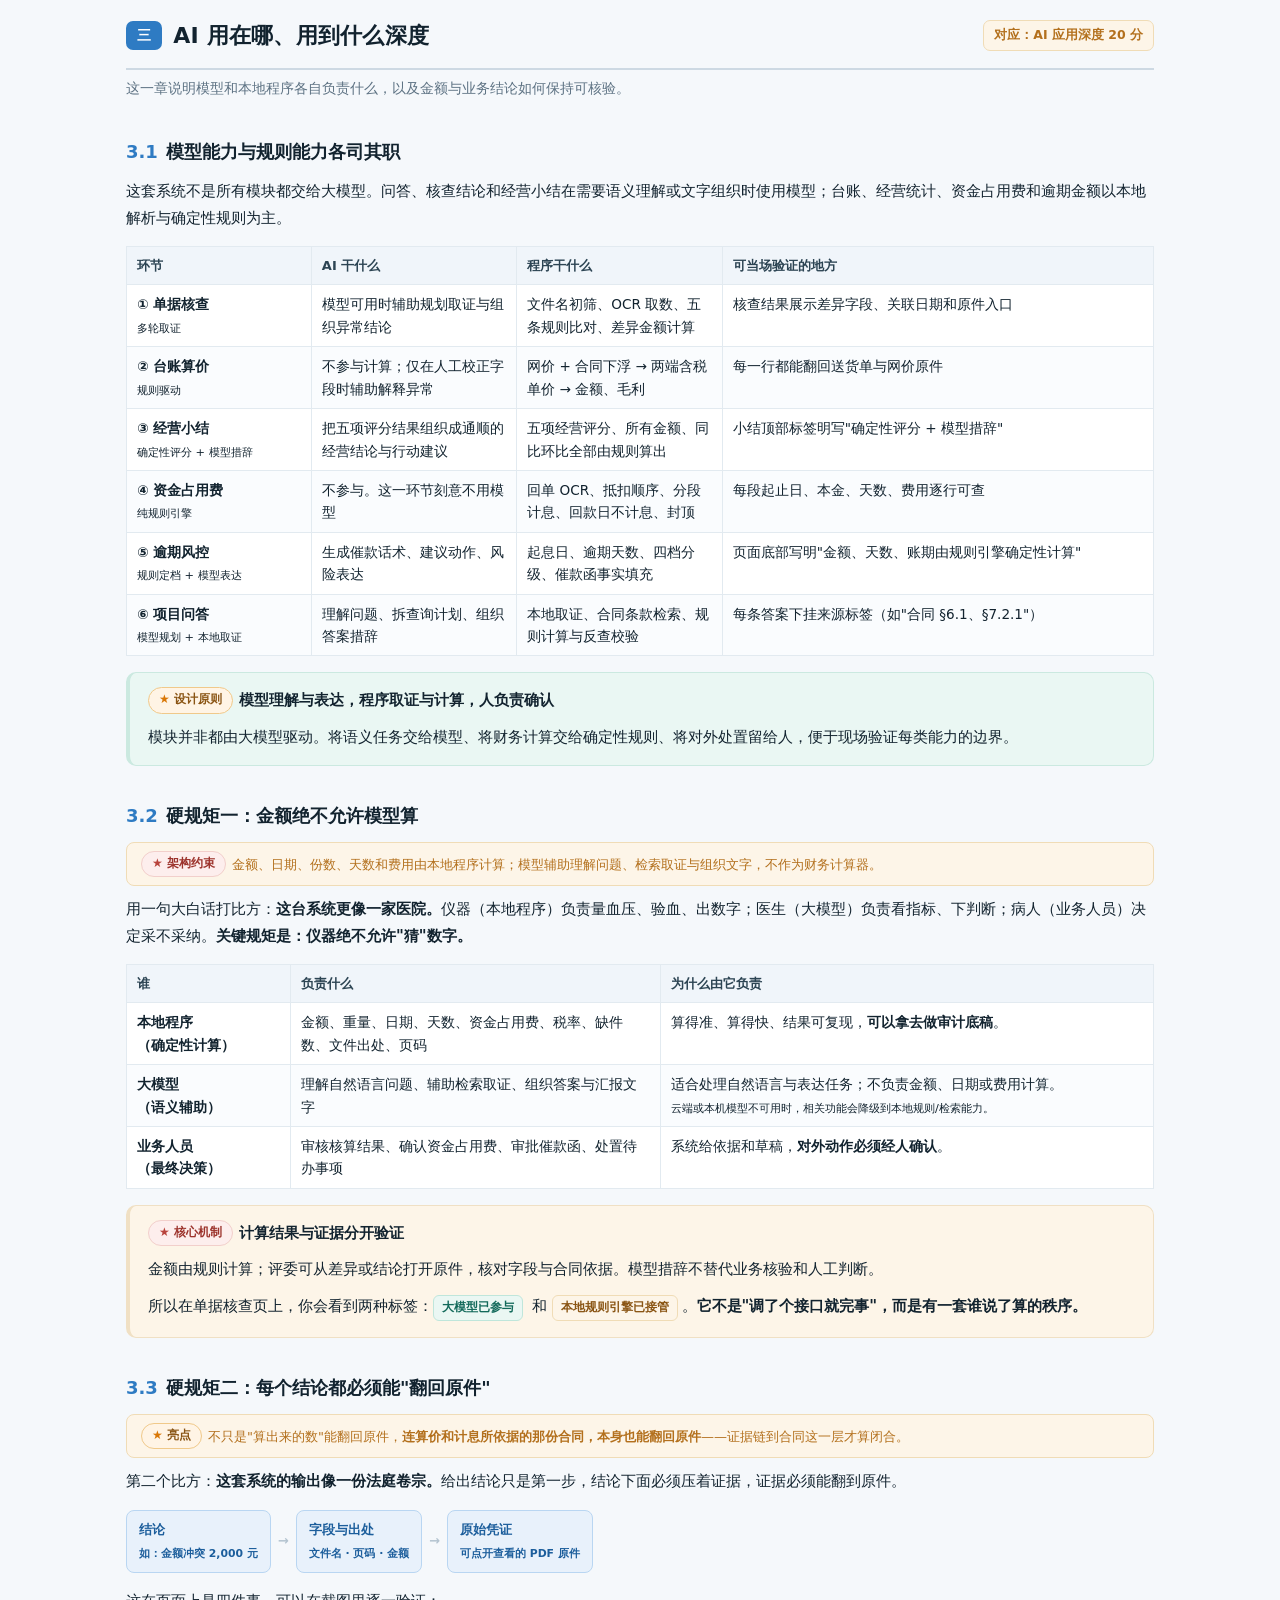
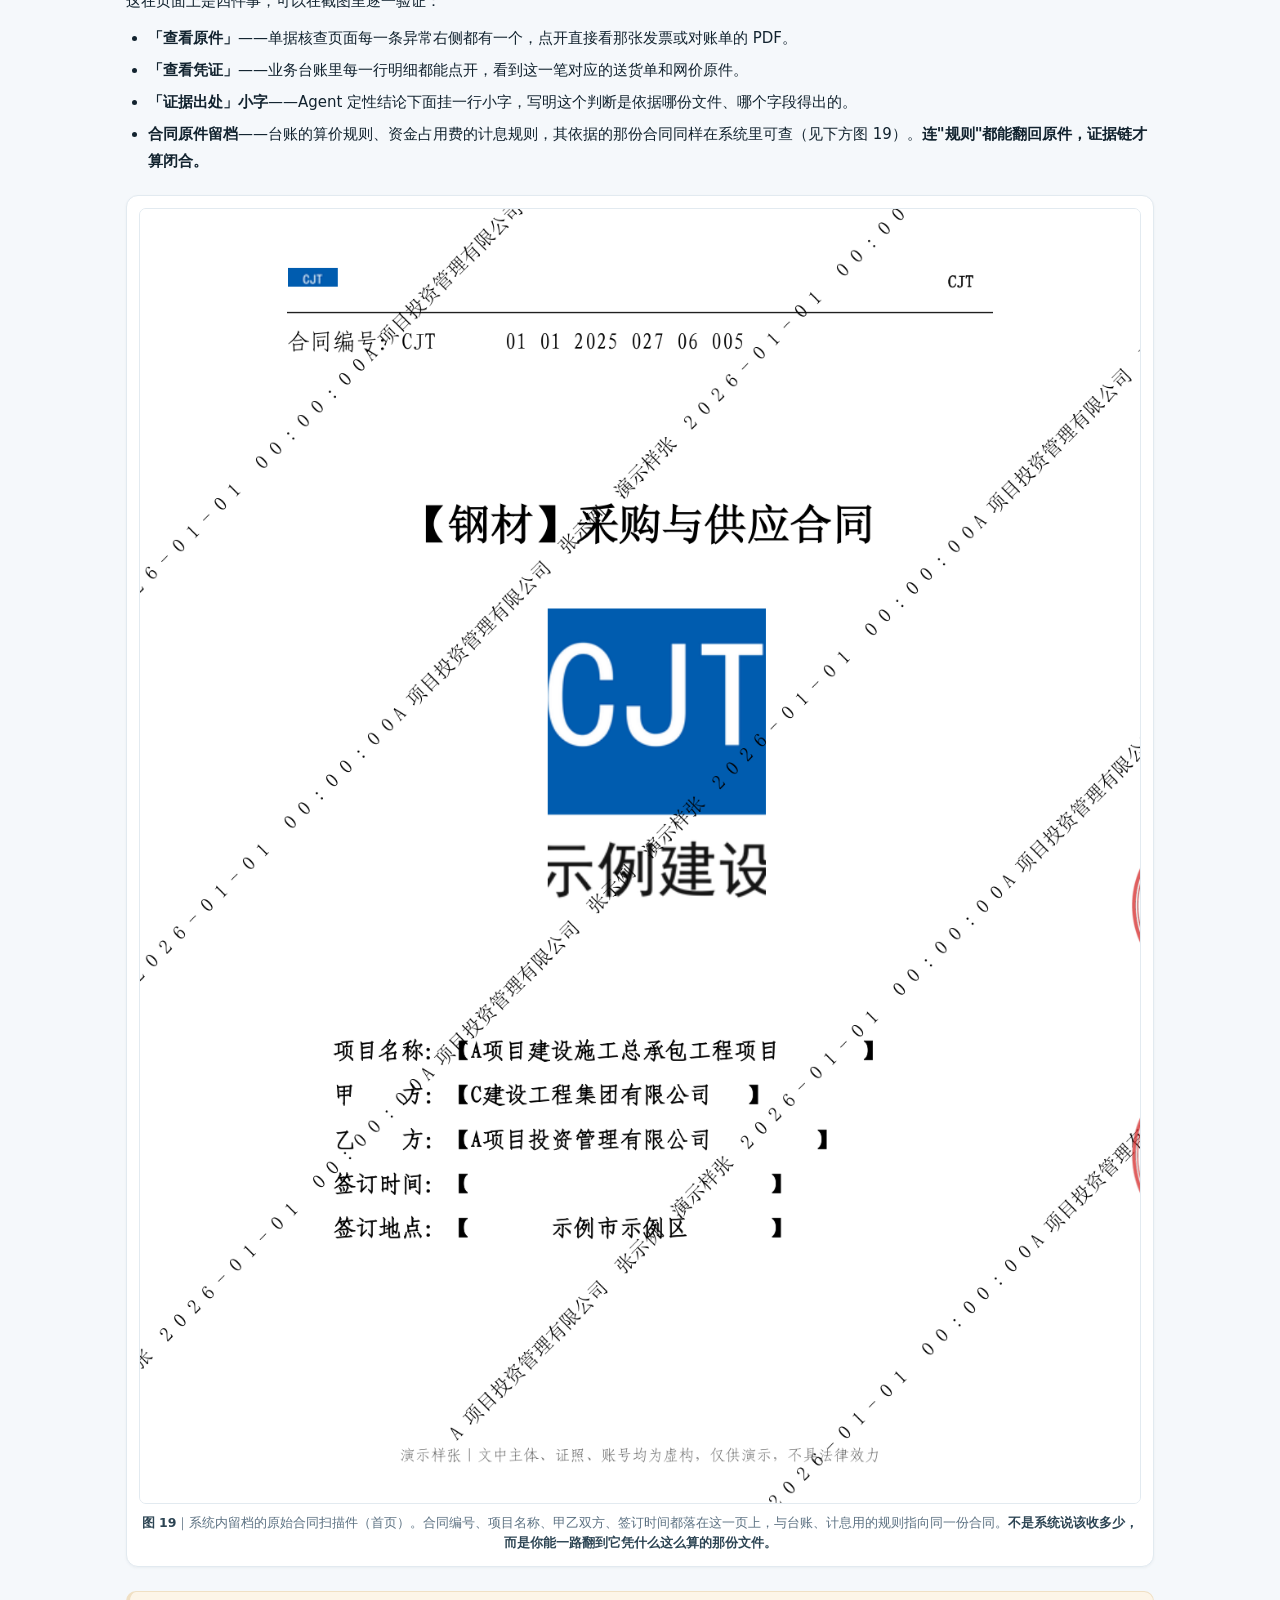
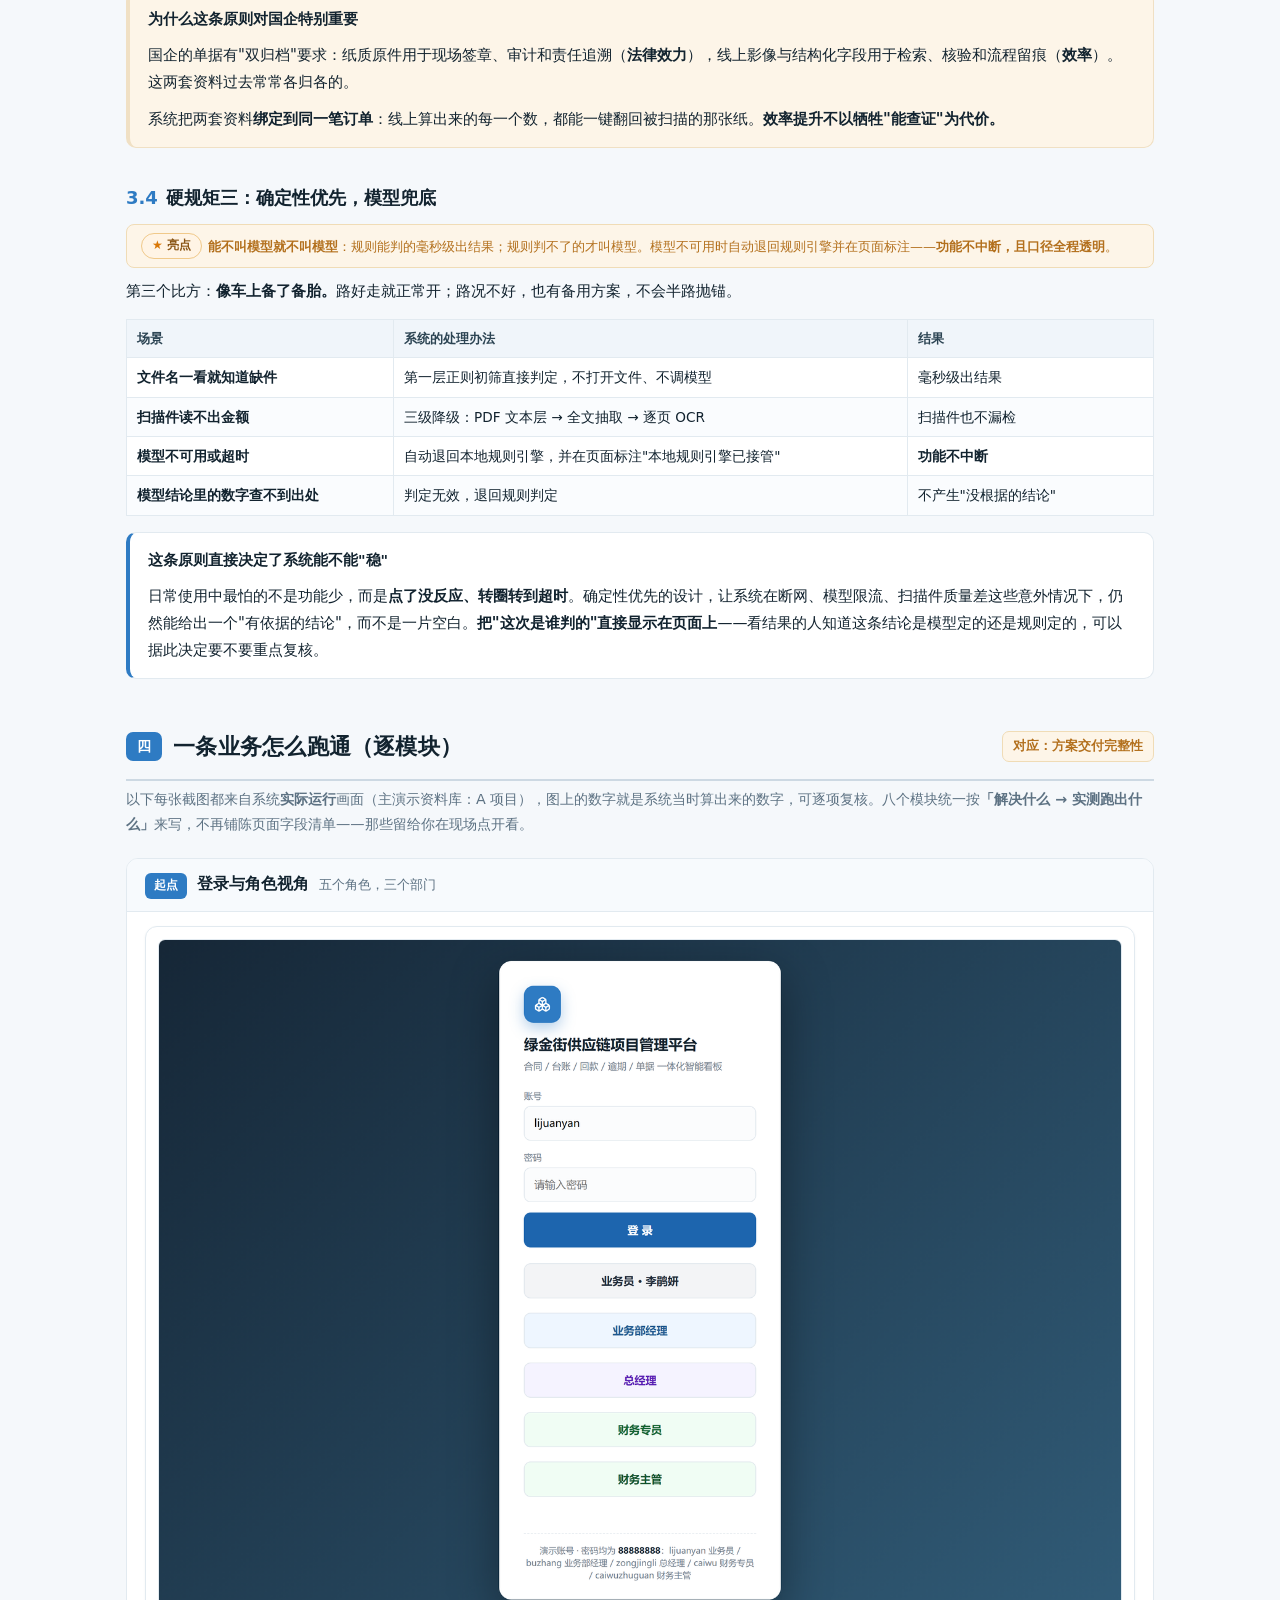
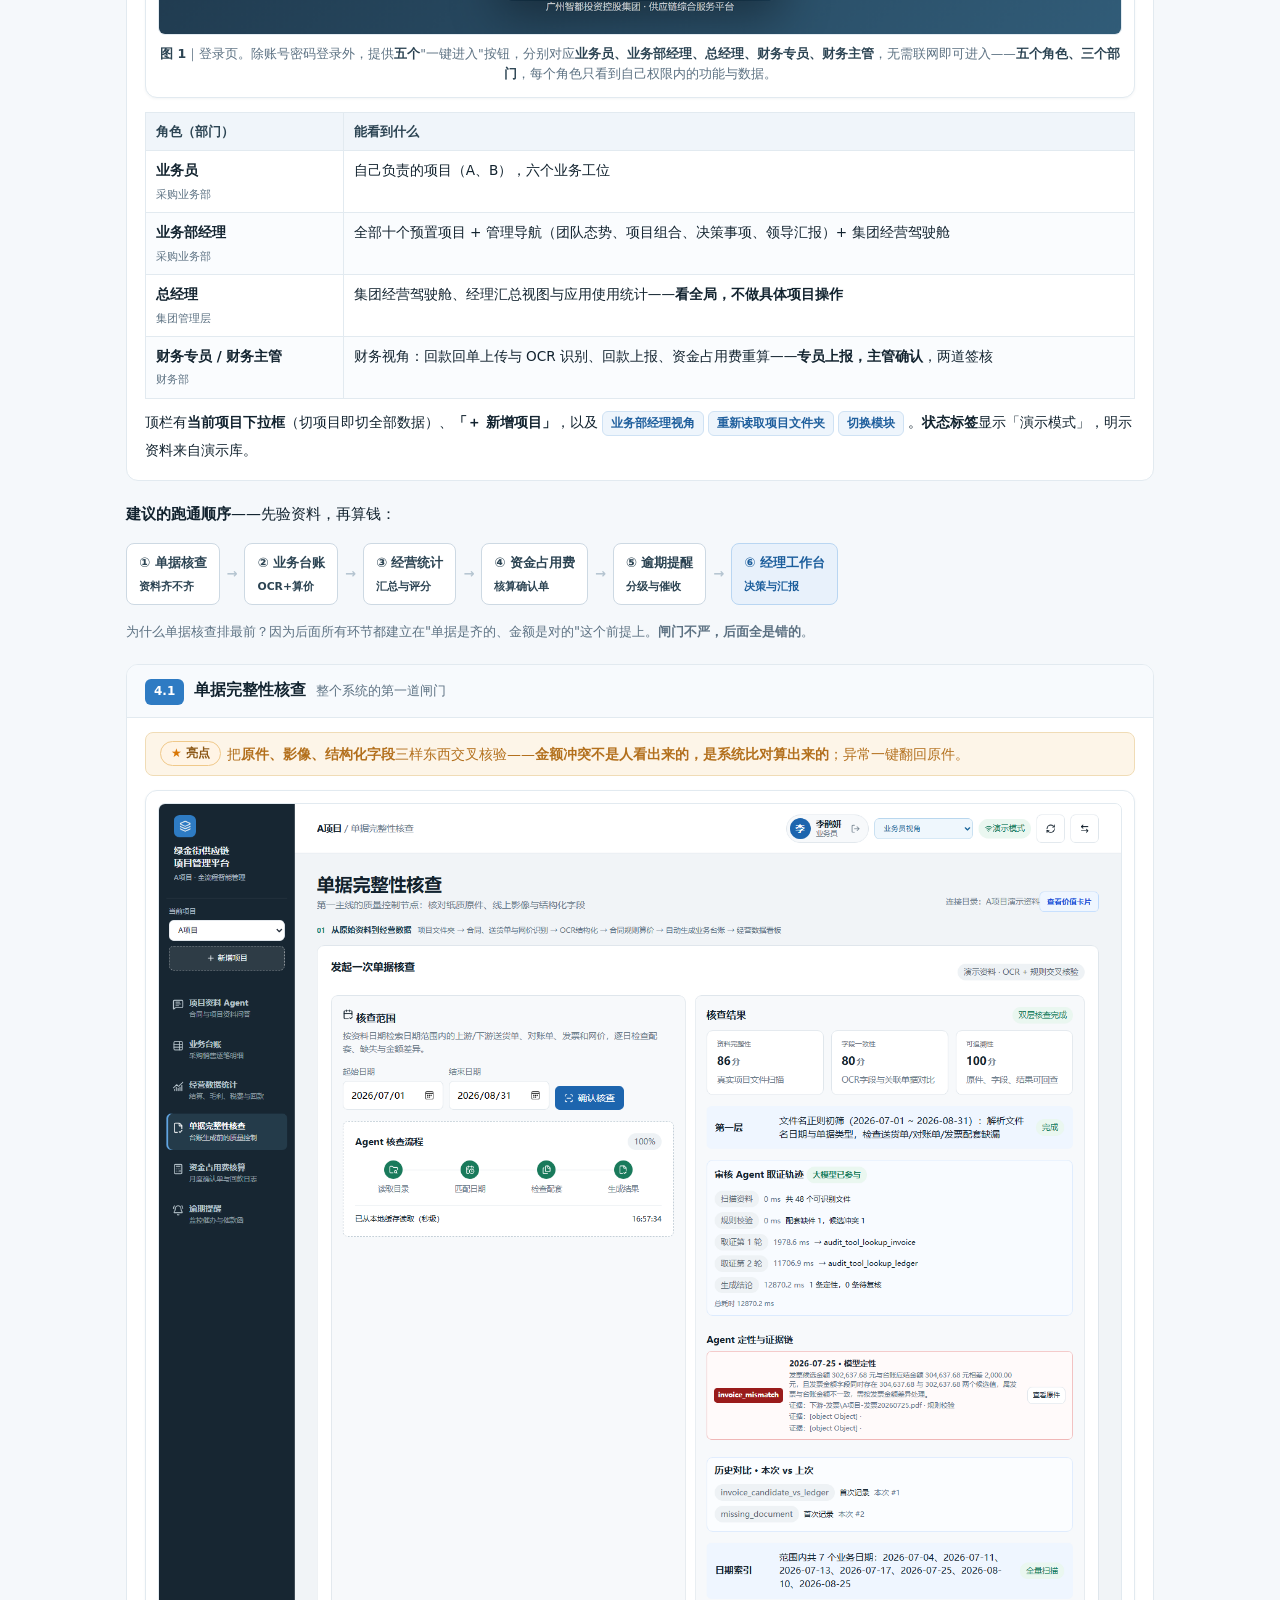
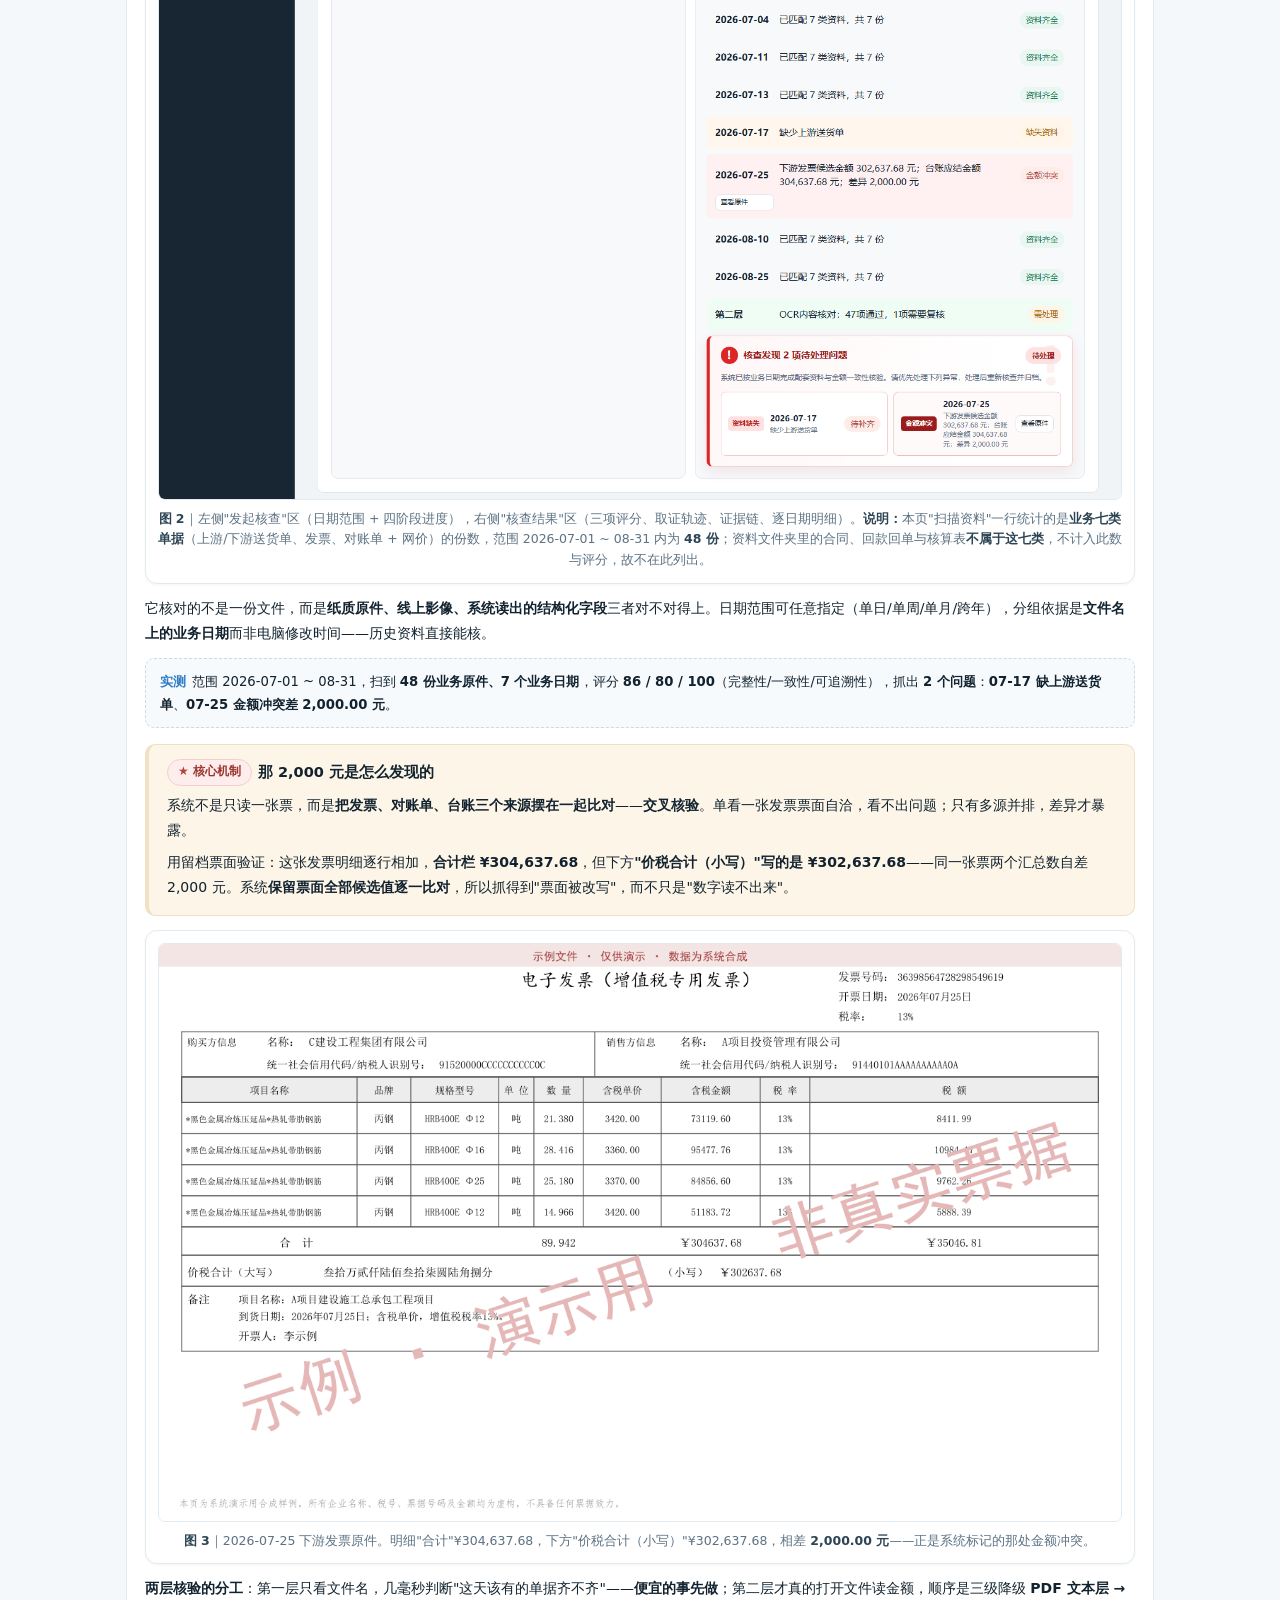
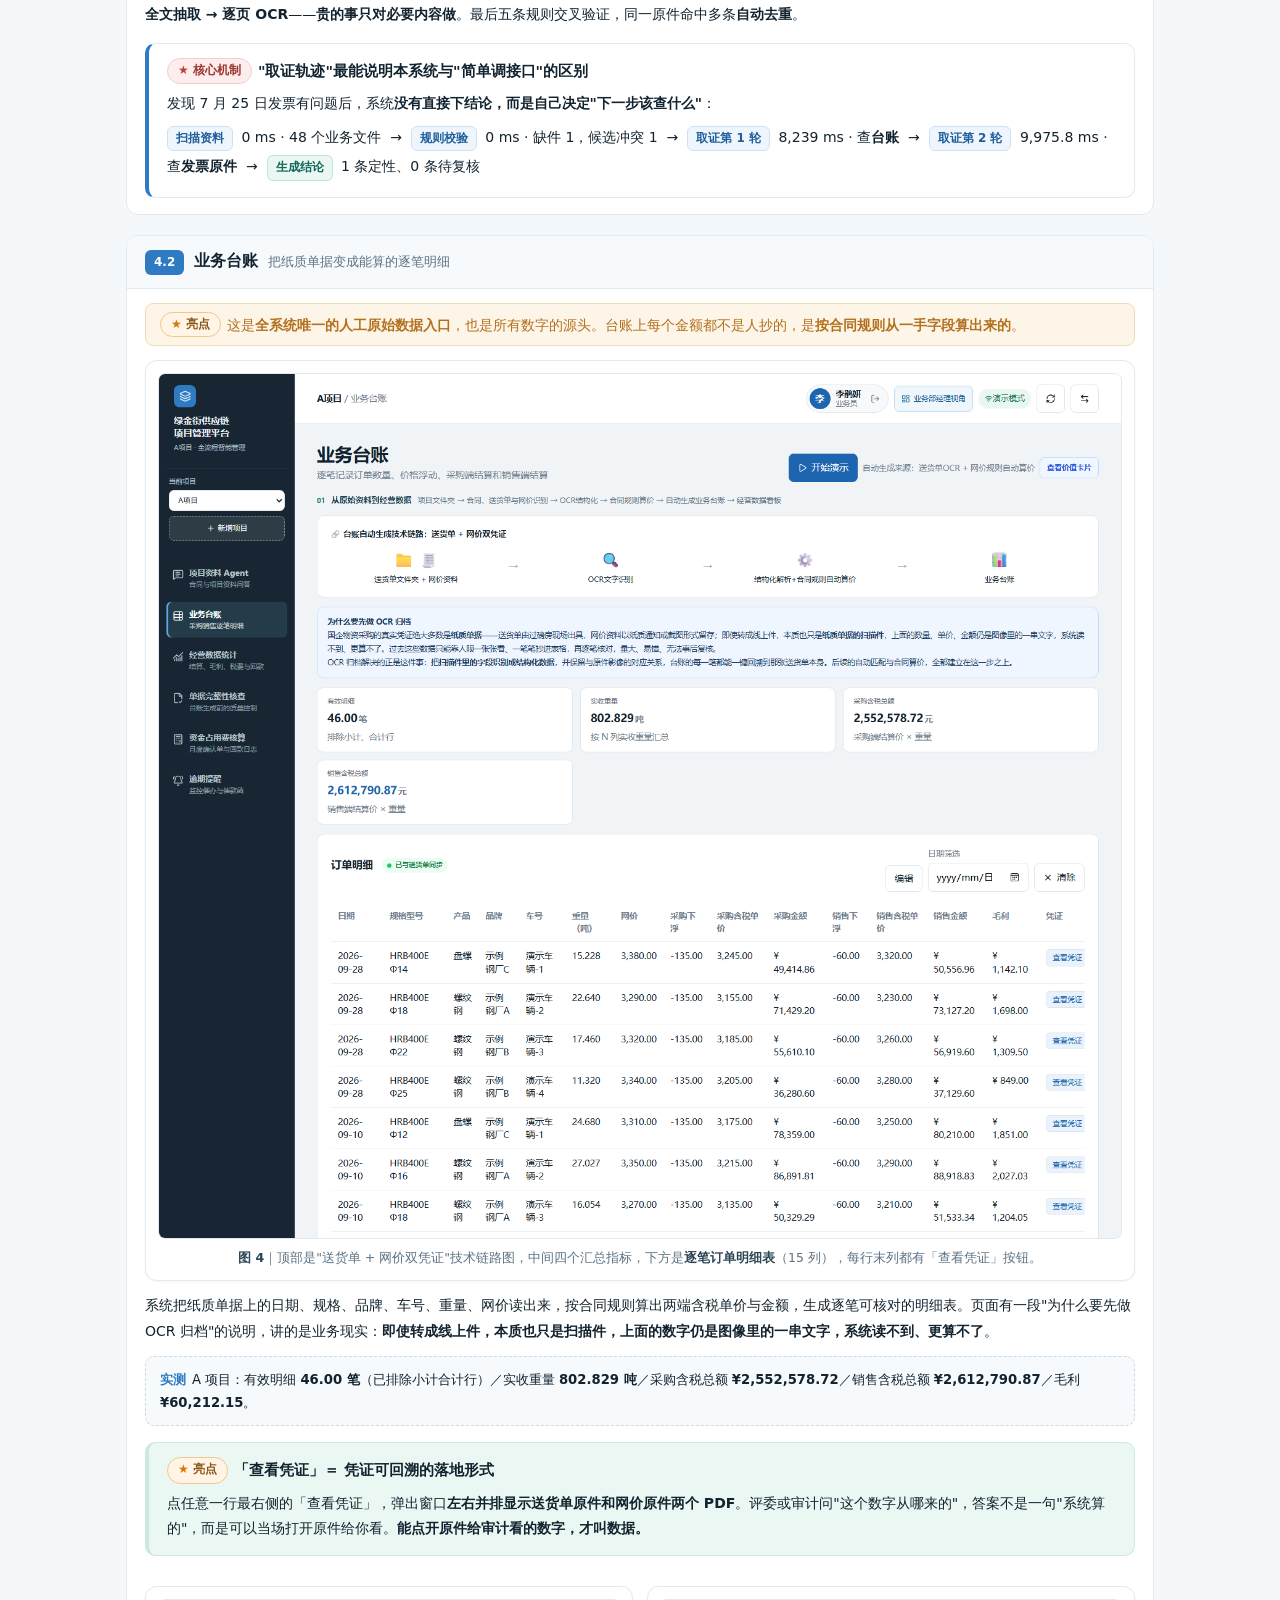
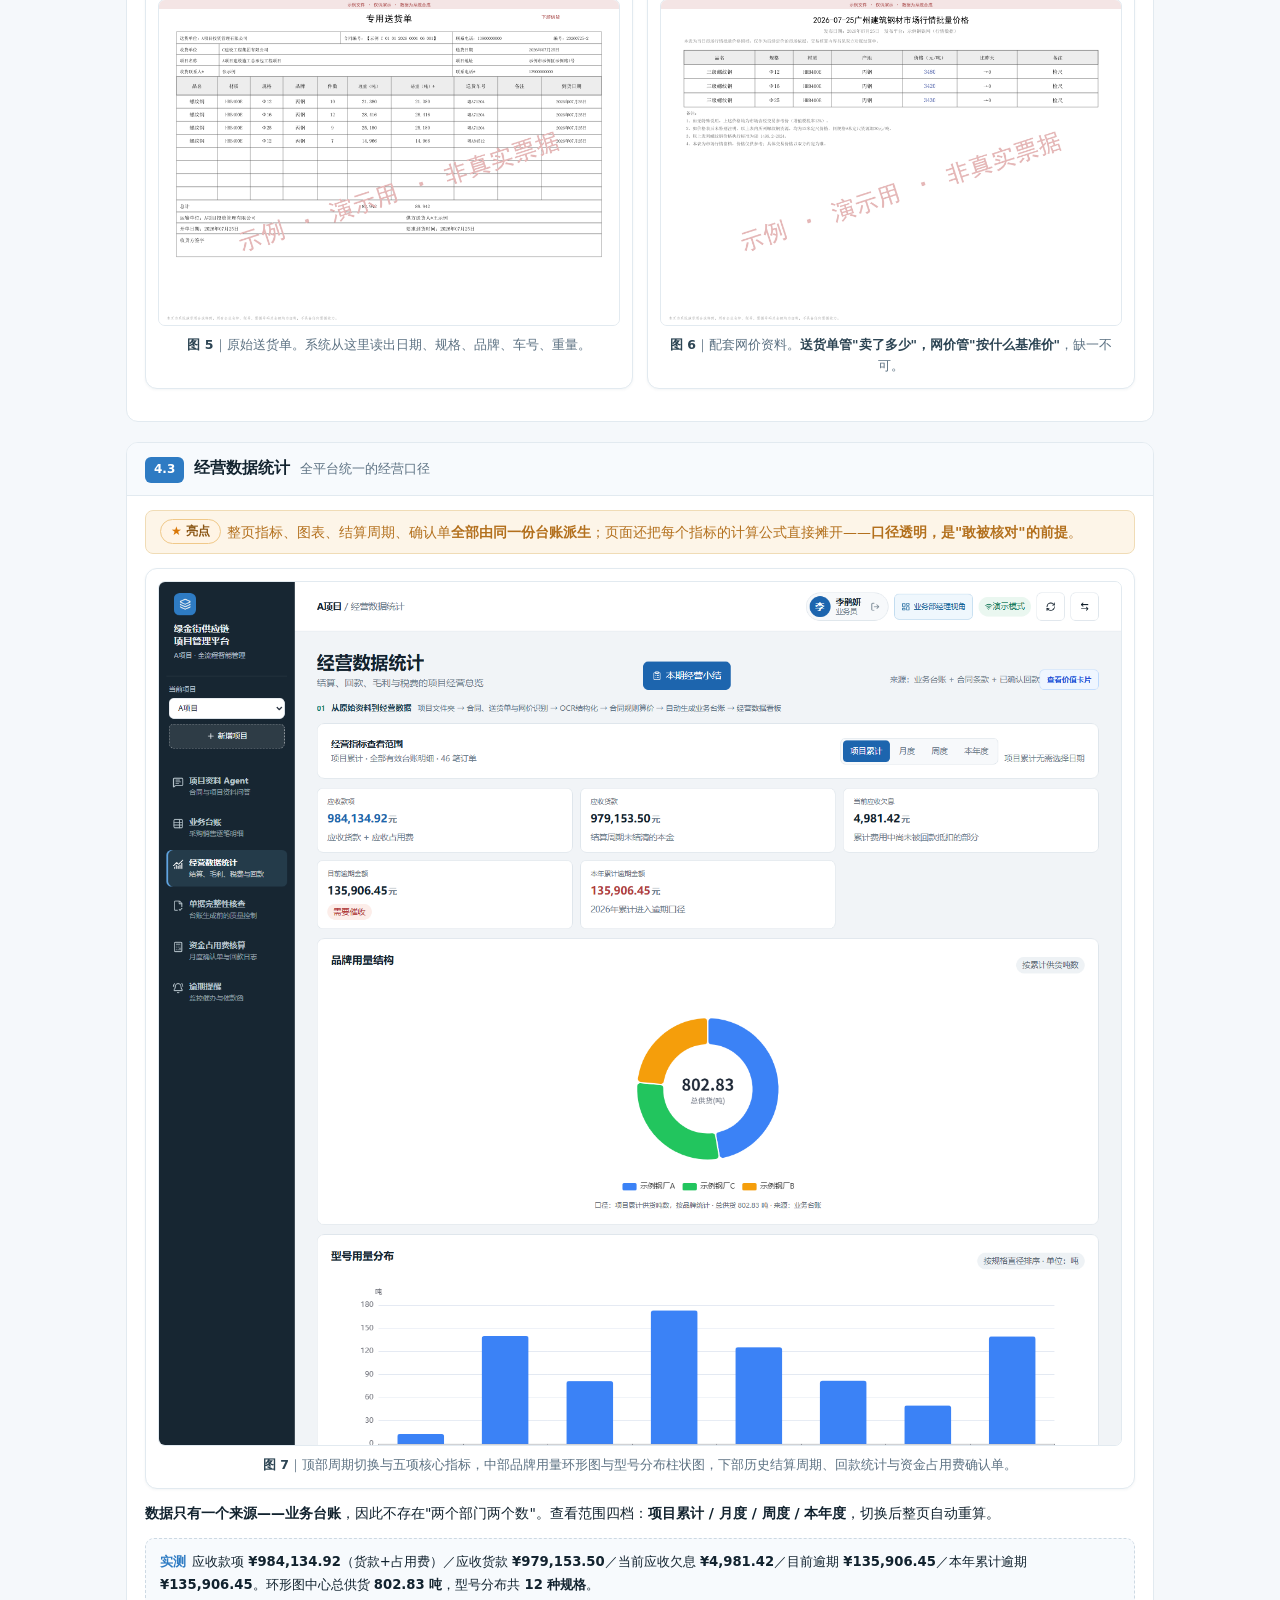
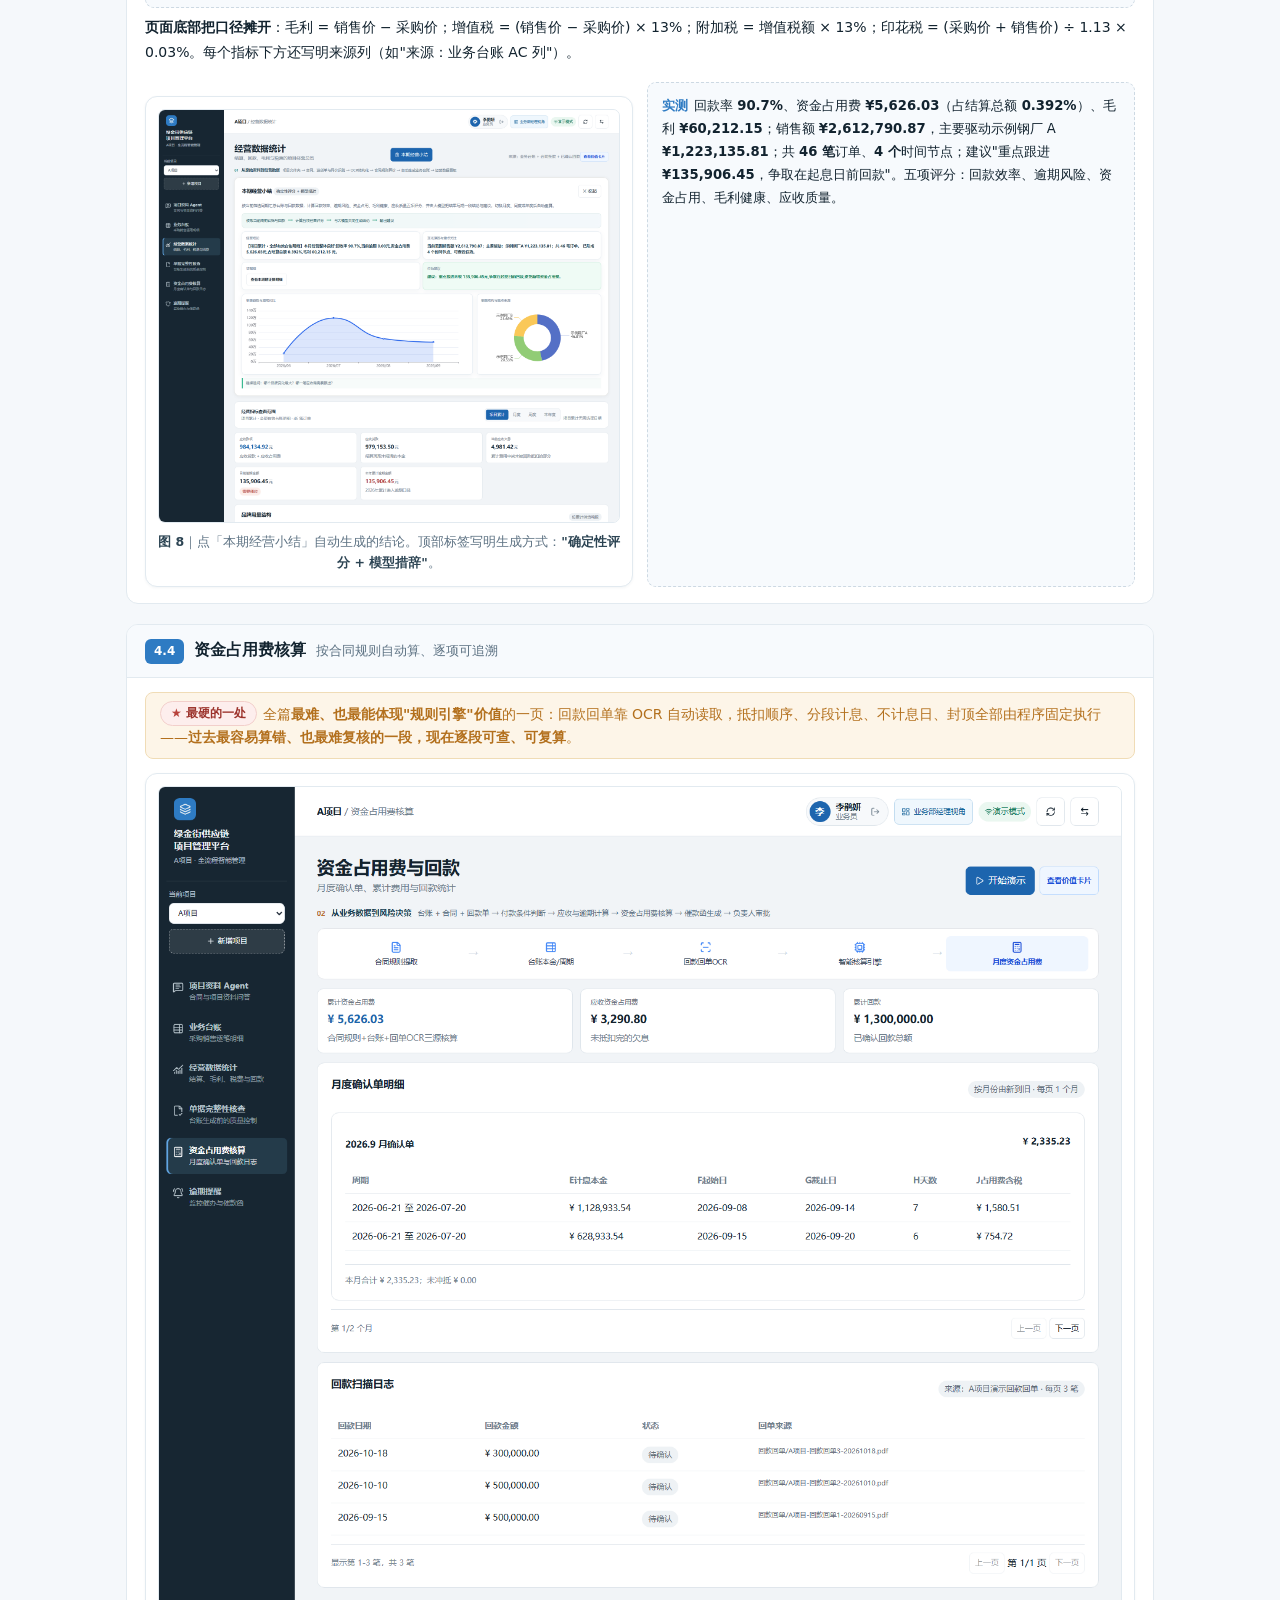
<file: docs/作品图文说明书/绿金街供应链项目管理平台_图文说明书.html>
<!DOCTYPE html>
<html lang="zh-CN">
<head>
<meta charset="utf-8">
<meta name="viewport" content="width=device-width, initial-scale=1">
<title>绿金街供应链项目管理平台 · 图文说明书</title>
<style>
  :root{--ink:#12232f;--ink2:#2c4453;--muted:#5d7283;--line:#e2eaf0;--line2:#cdd9e3;--blue:#2e7bc3;--blue-l:#eef5fc;--teal:#18866f;--teal-l:#eaf7f3;--amber:#b3701d;--amber-l:#fdf5e8;--red:#b8433c;--red-l:#fdeeed;--bg:#f5f8fb;--surface:#fff}
  *{box-sizing:border-box}
  body{margin:0;background:var(--bg);color:var(--ink);font-family:"Microsoft YaHei","PingFang SC","Hiragino Sans GB",system-ui,-apple-system,"Segoe UI",sans-serif;line-height:1.8;font-size:15px}
  .wrap{max-width:1080px;margin:0 auto;padding:0 26px 90px}
  header.cover{background:linear-gradient(140deg,#12303f,#2b6285 62%,#2e7bc3);color:#fff;padding:54px 0 44px;margin-bottom:30px}
  header.cover .wrap{padding-bottom:0}
  .kicker{font-size:12.5px;letter-spacing:.28em;color:#a9d2f0;font-weight:700;margin-bottom:14px}
  header.cover h1{font-size:33px;margin:0 0 12px;letter-spacing:.01em;line-height:1.35}
  header.cover p{margin:0;color:#d3e6f5;font-size:15.5px;max-width:780px;line-height:1.8}
  .cover-meta{margin-top:24px;display:flex;flex-wrap:wrap;gap:10px}
  .cover-meta span{background:rgba(255,255,255,.13);border:1px solid rgba(255,255,255,.24);border-radius:999px;padding:6px 14px;font-size:12.5px;color:#e8f3fb}
  h2{font-size:22px;margin:48px 0 6px;padding-bottom:12px;border-bottom:2px solid var(--line2);letter-spacing:.01em}
  h2 .no{display:inline-block;background:var(--blue);color:#fff;font-size:14px;padding:2px 11px;border-radius:7px;margin-right:11px;vertical-align:3px;font-weight:700}
  h2 .dim{float:right;font-size:12.5px;font-weight:600;color:var(--amber);background:var(--amber-l);border:1px solid #f0dcb6;border-radius:7px;padding:3px 10px;margin-top:4px;letter-spacing:0}
  h3{font-size:18px;margin:34px 0 4px;color:var(--ink)}
  h3 .no{color:var(--blue);font-weight:800;margin-right:8px}
  p{margin:10px 0}
  .lead{color:var(--muted);font-size:14.3px;margin:2px 0 16px}
  figure{margin:20px 0 24px;background:var(--surface);border:1px solid var(--line);border-radius:12px;padding:12px;box-shadow:0 1px 3px rgba(20,50,70,.05)}
  figure img{display:block;width:100%;height:auto;border-radius:7px;border:1px solid var(--line)}
  figcaption{font-size:12.5px;color:var(--muted);margin-top:9px;text-align:center;line-height:1.65}
  figcaption b{color:var(--ink2)}
  .box{background:var(--surface);border:1px solid var(--line);border-left:4px solid var(--blue);border-radius:10px;padding:14px 18px;margin:16px 0}
  .box.teal{border-left-color:var(--teal);background:var(--teal-l);border-color:#cbe9e0}
  .box.amber{border-left-color:var(--amber);background:var(--amber-l);border-color:#f0e0c4}
  .box.red{border-left-color:var(--red);background:var(--red-l);border-color:#f4d5d2}
  .box .t{font-weight:700;margin:0 0 5px;font-size:14.5px}
  .box p:first-of-type{margin-top:0}.box p:last-child{margin-bottom:0}
  table{width:100%;border-collapse:collapse;margin:14px 0;font-size:13.6px;background:var(--surface)}
  th,td{border:1px solid var(--line);padding:8px 10px;text-align:left;vertical-align:top;line-height:1.65}
  th{background:#f0f5fa;color:var(--ink2);font-weight:700;font-size:13px}
  tbody tr:nth-child(even){background:#fafcfe}
  td.num,th.num{text-align:right;font-variant-numeric:tabular-nums}
  code{background:#eff3f7;border:1px solid #dde5ec;border-radius:5px;padding:1px 6px;font-size:12.6px;font-family:Consolas,"Courier New",monospace;color:#2a4a5e}
  .chip{display:inline-block;background:var(--blue-l);border:1px solid #cfe2f4;color:#1f5f9d;border-radius:6px;padding:1px 8px;font-size:12px;margin:2px 4px 2px 0;font-weight:600}
  .chip.ok{background:var(--teal-l);border-color:#bfe6db;color:#12695a}
  .chip.warn{background:var(--amber-l);border-color:#f0dcb6;color:#8a5514}
  .chip.bad{background:var(--red-l);border-color:#f2cfcb;color:#9c332c}
  ul,ol{margin:9px 0;padding-left:22px}
  li{margin:5px 0}
  .grid2{display:grid;grid-template-columns:1fr 1fr;gap:14px;margin:16px 0}
  .grid3{display:grid;grid-template-columns:repeat(3,1fr);gap:13px;margin:16px 0}
  .card{background:var(--surface);border:1px solid var(--line);border-radius:11px;padding:15px 17px}
  .card h5{margin:0 0 6px;font-size:14.3px;color:var(--ink)}
  .card p{margin:0;font-size:13.3px;color:var(--muted);line-height:1.7}
  .kpi-row{display:grid;grid-template-columns:repeat(3,1fr);gap:13px;margin:16px 0}
  .kpi{background:var(--surface);border:1px solid var(--line);border-radius:11px;padding:14px 16px}
  .kpi b{display:block;font-size:23px;color:var(--teal);font-variant-numeric:tabular-nums;line-height:1.25}
  .kpi small{display:block;color:var(--muted);font-size:12.4px;margin-top:3px;line-height:1.55}
  .flow{display:flex;flex-wrap:wrap;align-items:center;gap:7px;margin:15px 0;font-size:13px}
  .flow .n{background:var(--surface);border:1px solid var(--line2);border-radius:8px;padding:7px 12px;font-weight:600;color:var(--ink2)}
  .flow .n.hi{background:#e8f1fb;border-color:#b9d6f2;color:#1c5e9c}
  .flow i{color:#b4c4d0;font-style:normal;font-weight:700}
  .toc{background:var(--surface);border:1px solid var(--line);border-radius:12px;padding:18px 22px;margin:24px 0}
  .toc h4{margin:0 0 10px;font-size:15px}
  .toc ol{columns:2;column-gap:32px;margin:0;padding-left:20px;font-size:13.8px}
  .toc li{margin:5px 0}
  .toc a{color:#1f5f9d;text-decoration:none}
  .toc a:hover{text-decoration:underline}
  .note{font-size:12.8px;color:var(--muted);border-top:1px dashed var(--line2);margin-top:20px;padding-top:12px;line-height:1.75}
  .tagline{background:linear-gradient(120deg,#12303f,#2e7bc3);color:#fff;border-radius:13px;padding:22px 24px;margin:30px 0;font-size:16px;line-height:1.75}
  .tagline b{color:#8fe6c8}
  .hero-claim{background:#fff8ef;border:1px solid #f0dcb6;border-left:5px solid var(--amber);border-radius:12px;padding:17px 21px;margin:22px 0}
  .hero-claim .hc-t{font-weight:800;color:#8a5514;font-size:15px;margin:0 0 8px}
  .hero-claim .hc-q{font-size:15.2px;color:var(--ink);line-height:1.8;margin:0 0 10px}
  .hero-claim .hc-q b{color:#9c332c}
  .hero-claim ul{margin:6px 0 0;padding-left:22px;font-size:13.6px;color:var(--ink2)}
  .hero-claim li{margin:4px 0}
  .win{display:inline-block;background:#fff4e5;border:1px solid #f0c98a;color:#8a5514;border-radius:999px;padding:1px 10px 2px;font-size:12px;font-weight:700;vertical-align:2px;margin-right:6px;white-space:nowrap}
  .win::before{content:"★ ";color:#d97706}
  .win.hot{background:#fdeeed;border-color:#f2cfcb;color:#9c332c}
  .win.hot::before{color:#b8433c}
  .h2win{font-size:13px;color:var(--amber);background:var(--amber-l);border:1px solid #f0dcb6;border-radius:8px;padding:8px 14px;margin:10px 0 0;line-height:1.7}
  .lineage{margin:18px 0;border:1px solid var(--line);border-radius:12px;overflow:hidden;background:var(--surface)}
  .ltier{padding:12px 15px 14px;border-bottom:1px solid var(--line)}
  .ltier:last-child{border-bottom:0}
  .ltier .lh{display:flex;flex-wrap:wrap;align-items:baseline;gap:9px;margin-bottom:8px}
  .ltier .lh b{font-size:13.4px}
  .ltier .lh small{color:var(--muted);font-size:12.2px}
  .ltier.t1{background:#f7fafd}.ltier.t2{background:#eff6fd}.ltier.t3{background:#eaf7f3}.ltier.t4{background:#fdf5e8}
  .lchips{display:flex;flex-wrap:wrap;gap:6px}
  .lc{background:#fff;border:1px solid var(--line2);border-radius:7px;padding:4px 9px;font-size:12.4px;color:var(--ink2);line-height:1.5}
  .lc b{color:#12303f}
  .lc.calc{border-color:#b9d6f2;color:#1c5e9c}
  .lc.rule{border-color:#bfe6db;color:#12695a}
  .lc.out{border-color:#f0dcb6;color:#8a5514}
  .larrow{text-align:center;font-size:12.2px;color:var(--muted);padding:5px 0;background:var(--surface);border-bottom:1px solid var(--line)}
  .larrow b{color:var(--blue)}
  table.blood td:first-child{font-weight:700;color:var(--ink)}
  table.blood td.once{color:#9c332c;font-weight:600}
  .mod{background:var(--surface);border:1px solid var(--line);border-radius:12px;padding:0;margin:20px 0;overflow:hidden}
  .mod-h{display:flex;align-items:baseline;gap:10px;padding:12px 18px;background:#f7fafd;border-bottom:1px solid var(--line)}
  .mod-h .mn{font-size:12px;font-weight:800;color:#fff;background:var(--blue);border-radius:6px;padding:2px 9px}
  .mod-h b{font-size:15.5px}
  .mod-h small{color:var(--muted);font-size:12.5px}
  .mod-b{padding:14px 18px 16px}
  .mod-b p{margin:7px 0;font-size:14px}
  .mod-b figure{margin:14px 0 12px}
  .facts{background:#f7fafd;border:1px dashed var(--line2);border-radius:9px;padding:11px 14px;margin:12px 0 0;font-size:13.2px;line-height:1.75}
  .facts b{color:var(--ink)}
  .facts .lb{color:var(--blue);font-weight:800;margin-right:6px}
  @media print{
    @page{size:A4;margin:13mm 14mm}
    body{background:#fff;font-size:10pt;line-height:1.55}
    .wrap{max-width:none;padding:0 0 16px}
    header.cover{padding:28px 0 24px;margin-bottom:16px}
    header.cover h1{font-size:26px}
    h2{font-size:18px;margin:24px 0 4px;padding-bottom:7px}
    h3{font-size:15px;margin:20px 0 3px}
    p{margin:6px 0}
    ul,ol{margin:5px 0}
    li{margin:2px 0}
    figure{padding:8px;margin:12px 0}
    figure img{max-height:7.1in;object-fit:contain}
    .mod{margin:12px 0}
    .mod-b{padding:10px 12px}
    table{font-size:11px;margin:8px 0}
    th,td{padding:5px 7px;line-height:1.45}
    .toc{margin:12px 0;padding:12px 16px}
    header.cover{background:#12303f !important;-webkit-print-color-adjust:exact;print-color-adjust:exact}
    h2,h3{page-break-after:avoid}figure,.mod,.box,.facts,.card{page-break-inside:avoid}
    .toc{page-break-after:always}
  }
  @media(max-width:760px){.grid2,.grid3,.kpi-row{grid-template-columns:1fr}.toc ol{columns:1}header.cover h1{font-size:25px}h2 .dim{float:none;display:inline-block;margin:6px 0 0}}
</style>
</head>
<body>

<header class="cover">
  <div class="wrap">
    <div class="kicker">SUPPLY CHAIN PROJECT MANAGEMENT PLATFORM</div>
    <h1>绿金街供应链项目管理平台<br>图文说明书</h1>
    <p>本说明以<b>业务员视角下的 A 项目</b>为主线，展示合同、送货单、网价、对账单、发票和回款如何转成可核查、可计算、可追溯的业务结果。<br><b>交付包中的凭证为脱敏重制的合成演示件；A 项目展示的是可运行的数据变化与规则计算链路，不是真实客户或真实交易。</b></p>
    <div class="cover-meta">
      <span>8 大功能模块 · 21 张实拍界面</span>
      <span>默认 10 个项目 · 导入 C 后 11 个 · 5 个演示角色</span>
      <span>公式规则引擎 · 数据一环扣一环</span>
      <span>A 实时数据流转 · C 新增导入演示 · B/D/E/F 虚拟展示</span>
    </div>
  </div>
</header>

<div class="wrap">

<div class="toc">
  <h4>本说明怎么读</h4>
  <p style="color:var(--muted);font-size:13.6px;margin:0 0 12px">建议先看第四章的业务员 A 项目操作链，再看第六章的价值测算。经理、总经理和财务视角用于补充说明作品覆盖面；第八章介绍技术与安全边界。</p>
  <ol>
    <li><a href="#s1">一、业务背景：这条链上到底难在哪</a></li>
    <li><a href="#s2">二、系统全景：八个工位和两条主线</a></li>
    <li><a href="#s3">三、AI 用在哪、用到什么深度</a></li>
    <li><a href="#s4">四、一条业务怎么跑通（逐模块）</a></li>
    <li><a href="#s5">五、核心设计：最少的一手数据</a></li>
    <li><a href="#s6">六、效果与价值测算</a></li>
    <li><a href="#s7">七、应用广度与使用情况</a></li>
    <li><a href="#s8">八、技术架构与安全合规</a></li>
    <li><a href="#s9">九、常见问题（专业 / 非专业两套答法）</a></li>
    <li><a href="#s10">附：亮点速查表 · 凭证清单 · 口径说明</a></li>
  </ol>
</div>

<div class="box amber">
  <p class="t">阅读须知：链路、资料和项目性质</p>
  <p><b>一、系统默认预置 10 个项目（A/B/D/E/F/G/H/J/K/L）；C 项目导入后共 11 个。数据性质分三类，请不要混为一谈。</b></p>
  <p style="margin-left:16px"><b>① A 项目 —— 主演示链路。</b>资料目录变化可触发解析、台账和下游经营结果更新，流程可现场复核；交付凭证均为脱敏重制的合成演示件（标注"示例 · 演示用 · 非真实票据"），企业、金额和票据内容不代表真实客户或交易。<b>可运行的是数据处理链路，不是真实业务原件。</b></p>
  <p style="margin-left:16px"><b>② C 项目 —— 新项目接入演示。</b>C 不预置在系统中，资料包位于交付目录的 <code>新增项目C-演示资料</code>；现场导入后可观察体检、解析、注册和计算，资料同为演示数据。</p>
  <p style="margin-left:16px"><b>③ B / D / E / F / G / H / J / K / L —— 虚拟项目。</b>仅用于多项目组合和管理视角展示，不代表真实客户、债务或交易；J/L 逾期余额为情景参数。</p>
  <p><b>账号与数字：</b>系统有 5 个演示角色，不代表实际用户数；默认 10 个项目，导入 C 后 11 个。文中数字按"实测、系统卡片、假设"区分，组合价值测算含虚拟项目和外推假设，不是已实现收益。</p>
  <p style="margin-bottom:0"><b>模型与资料：</b>OCR、计算和本地取证在本机执行；启用云端模型时，问题及用于回答的资料片段可能发送给对应服务商。请勿将真实敏感资料接入未获授权的云端服务。本交付包使用演示资料。</p>
</div>

<div class="hero-claim">
  <p class="hc-t"><span class="win hot">核心主张</span>财务场景里，金额绝不允许模型算</p>
  <p class="hc-q">我们把 AI 用在自然语言理解、检索辅助与文字组织上；金额、日期、费用等数字由<b>可复算的本地规则</b>产生，并为结果提供<b>可查看的证据来源</b>，让评委能在现场复核。</p>
  <ul>
    <li><b>金额、日期、天数、费用</b> —— 一律由本地程序计算，<b>模型不许碰</b>；</li>
    <li><b>模型只做两件事</b> —— 决定「下一步查什么」、给出「这是什么性质的问题」；</li>
    <li><b>证据核验</b> —— 重要结论可打开对应字段、单据或合同来源；金额仍由规则结果提供；</li>
    <li><b>可复核的落点</b> —— 同一个输入换时间、换人来算，结果完全一致；结论还能一路翻回原件与所依据的合同。</li>
  </ul>
  <p style="margin:10px 0 0;font-size:13.2px;color:var(--muted)">第三章说明模型、规则和人工确认的分工；第五章展示业务数字如何从原始资料推导并被下游复用。</p>
</div>

<!-- ============ 一 ============ -->
<h2 id="s1"><span class="no">一</span>业务背景：这条链上到底难在哪<span class="dim">对应：方案专业度</span></h2>

<h3><span class="no">1.1</span>一笔业务要走七道环节，每道都留一张纸</h3>
<p>绿金街从事供应链贸易业务——向上游采购钢材，向下游供货，提供采购、履约、结算一体化的供应链服务。这类业务有三个天然特征：<b>链条长、环节多、单据多</b>。</p>
<p>一笔业务从签订合同开始，要经过发货、过磅、对账、开票、回款多个环节。每个环节都会产生纸质凭证：送货单由过磅房现场出具，网价是纸质通知或截图，对账单、发票、回款回单各自归档。这些资料分散在多个文件夹里，格式还不统一。</p>

<div class="flow">
  <span class="n">合同</span><i>→</i><span class="n">送货单</span><i>→</i><span class="n">网价资料</span><i>→</i><span class="n">对账单</span><i>→</i><span class="n">发票</span><i>→</i><span class="n">回款回单</span><i>→</i><span class="n hi">结算与催收</span>
</div>

<p>过去这条链条上的每一个环节，都依赖人工打开文件、抄录数字、手工比对、手工做表。系统要解决的，正是"<b>资料与核算规则高度依赖个人</b>"这个问题——人一换，口径就变；人一忙，异常就漏。</p>

<h3><span class="no">1.2</span>五个痛点，对应五个自动化环节</h3>
<table>
  <thead><tr><th style="width:22%">岗位痛点</th><th style="width:38%">过去怎么做</th><th>系统怎么解决</th></tr></thead>
  <tbody>
    <tr>
      <td><b>资料缺失、金额对不上，很难及时发现</b></td>
      <td>人工逐份打开文件、手工登记日期与金额，再把不同单据放在一起检查是否矛盾</td>
      <td><b>单据完整性核查</b>：自动全量交叉核验，缺件与金额差异自动标记，并一键翻回原件</td>
    </tr>
    <tr>
      <td><b>纸质单据上的字，系统读不到、算不了</b></td>
      <td>一张张看、一笔笔抄进 Excel，再手工套合同下浮规则换算单价金额</td>
      <td><b>业务台账</b>：送货单与网价两类凭证经 OCR 识别，按合同规则自动算价，生成逐笔台账</td>
    </tr>
    <tr>
      <td><b>经营数据靠人工录、人工算、口径还不一致</b></td>
      <td>反复制作多张表，应收、逾期、毛利、税费各算一遍，两个部门两个数</td>
      <td><b>经营数据统计</b>：以台账为唯一数据源，自动归集核算，看板随数据同步刷新</td>
    </tr>
    <tr>
      <td><b>结算周期、起息日、抵扣顺序易算错</b></td>
      <td>人工查合同条款、整理回款、手工逐笔分段计算本金天数费用</td>
      <td><b>资金占用费核算</b>：按合同约定规则自动抵扣、分段计息，输出可追溯明细</td>
    </tr>
    <tr>
      <td><b>容易错过节点，漏催或误催</b></td>
      <td>靠人定期翻文件判断是否逾期，发现问题再手工整理催款依据</td>
      <td><b>逾期提醒</b>：按账期规则自动分级预警，逾期自动生成催款函并推送经办人</td>
    </tr>
  </tbody>
</table>

<div class="box teal">
  <p class="t">一句话概括</p>
  <p>这套系统做的是三件事：<b>把纸质资料变成数据、把人工判断变成规则、把分散结果变成可追溯的证据链。</b></p>
</div>

<!-- ============ 二 ============ -->
<h2 id="s2"><span class="no">二</span>系统全景：业务模块与两条主线<span class="dim">对应：业务闭环</span></h2>
<p class="lead">系统左侧是功能导航，右侧是工作区。八个模块按业务发生的先后顺序排列，前六个是"业务员日常工位"，后两个是"项目接入"与"管理者视角"。</p>

<table>
  <thead><tr><th style="width:5%">序</th><th style="width:20%">模块</th><th style="width:28%">一句话定位</th><th>关键能力</th></tr></thead>
  <tbody>
    <tr><td class="num">1</td><td><b>项目资料 Agent</b></td><td>项目资料的智能问答助手</td><td>自然语言提问 · 本地取证 · 答案带出处</td></tr>
    <tr><td class="num">2</td><td><b>业务台账</b></td><td>采购销售逐笔明细</td><td>双凭证 OCR · 合同规则算价 · 凭证可回溯</td></tr>
    <tr><td class="num">3</td><td><b>经营数据统计</b></td><td>结算、毛利、税费与回款总览</td><td>五项经营评分 · 多维周期切换 · 回款与费用确认单</td></tr>
    <tr><td class="num">4</td><td><b>单据完整性核查</b></td><td>台账生成前的质量控制闸门</td><td>两层核验 · 五项规则 · Agent 取证与证据链</td></tr>
    <tr><td class="num">5</td><td><b>资金占用费核算</b></td><td>月度确认单与回款日志</td><td>回单 OCR · 抵扣顺序 · 分段计息 · 封顶控制</td></tr>
    <tr><td class="num">6</td><td><b>逾期提醒</b></td><td>监控、催办与催款函</td><td>四档分级 · 状态机 · 催款函生成 · 飞书推送</td></tr>
    <tr><td class="num">7</td><td><b>新增项目 · 智能初始化</b></td><td>把项目接入简化成"整理一个文件夹"</td><td>进件体检 · 独立数据空间 · 项目间数据隔离</td></tr>
    <tr><td class="num">8</td><td><b>业务部经理工作台</b></td><td>面向管理者的决策视图</td><td>团队态势 · 事项分派 · 汇报稿自动生成</td></tr>
  </tbody>
</table>
<p style="font-size:13.2px;color:var(--muted)">另有一个<b>集团经营驾驶舱</b>（管理者视角，含全集团指标、项目排名、逾期风险 Top3 与应用使用情况），见第七章。</p>

<div class="box">
  <p class="t">两条业务主线（界面上用蓝色/橙色标签条标注）</p>
  <p><b>主线 01 · 从原始资料到经营数据</b>：项目文件夹 → 合同送货单与网价识别 → OCR 结构化 → 合同规则算价 → 自动生成业务台账 → 经营数据看板。</p>
  <p><b>主线 02 · 从业务数据到风险决策</b>：台账 + 合同 + 回款单 → 付款条件判断 → 应收与逾期计算 → 资金占用费核算 → 催款函生成 → 负责人审批。</p>
  <p>每条模块页顶部都会显示自己属于哪条主线，观众一眼就能定位它在整条链条上的位置。</p>
</div>

<!-- ============ 三 ============ -->
<h2 id="s3"><span class="no">三</span>AI 用在哪、用到什么深度<span class="dim">对应：AI 应用深度 20 分</span></h2>
<p class="lead">这一章说明模型和本地程序各自负责什么，以及金额与业务结论如何保持可核验。</p>

<h3><span class="no">3.1</span>模型能力与规则能力各司其职</h3>
<p>这套系统不是所有模块都交给大模型。问答、核查结论和经营小结在需要语义理解或文字组织时使用模型；台账、经营统计、资金占用费和逾期金额以本地解析与确定性规则为主。</p>

<table>
  <thead><tr><th style="width:18%">环节</th><th style="width:20%">AI 干什么</th><th style="width:20%">程序干什么</th><th>可当场验证的地方</th></tr></thead>
  <tbody>
    <tr>
      <td><b>① 单据核查</b><br><small>多轮取证</small></td>
      <td>模型可用时辅助规划取证与组织异常结论</td>
      <td>文件名初筛、OCR 取数、五条规则比对、差异金额计算</td>
      <td>核查结果展示差异字段、关联日期和原件入口</td>
    </tr>
    <tr>
      <td><b>② 台账算价</b><br><small>规则驱动</small></td>
      <td>不参与计算；仅在人工校正字段时辅助解释异常</td>
      <td>网价 + 合同下浮 → 两端含税单价 → 金额、毛利</td>
      <td>每一行都能翻回送货单与网价原件</td>
    </tr>
    <tr>
      <td><b>③ 经营小结</b><br><small>确定性评分 + 模型措辞</small></td>
      <td>把五项评分结果组织成通顺的经营结论与行动建议</td>
      <td>五项经营评分、所有金额、同比环比全部由规则算出</td>
      <td>小结顶部标签明写"确定性评分 + 模型措辞"</td>
    </tr>
    <tr>
      <td><b>④ 资金占用费</b><br><small>纯规则引擎</small></td>
      <td>不参与。这一环节刻意不用模型</td>
      <td>回单 OCR、抵扣顺序、分段计息、回款日不计息、封顶</td>
      <td>每段起止日、本金、天数、费用逐行可查</td>
    </tr>
    <tr>
      <td><b>⑤ 逾期风控</b><br><small>规则定档 + 模型表达</small></td>
      <td>生成催款话术、建议动作、风险表达</td>
      <td>起息日、逾期天数、四档分级、催款函事实填充</td>
      <td>页面底部写明"金额、天数、账期由规则引擎确定性计算"</td>
    </tr>
    <tr>
      <td><b>⑥ 项目问答</b><br><small>模型规划 + 本地取证</small></td>
      <td>理解问题、拆查询计划、组织答案措辞</td>
      <td>本地取证、合同条款检索、规则计算与反查校验</td>
      <td>每条答案下挂来源标签（如"合同 §6.1、§7.2.1"）</td>
    </tr>
  </tbody>
</table>

<div class="box teal">
  <p class="t"><span class="win">设计原则</span>模型理解与表达，程序取证与计算，人负责确认</p>
  <p>模块并非都由大模型驱动。将语义任务交给模型、将财务计算交给确定性规则、将对外处置留给人，便于现场验证每类能力的边界。</p>
</div>

<h3><span class="no">3.2</span>硬规矩一：金额绝不允许模型算</h3>
<p class="h2win"><span class="win hot">架构约束</span>金额、日期、份数、天数和费用由本地程序计算；模型辅助理解问题、检索取证与组织文字，不作为财务计算器。</p>

<p>用一句大白话打比方：<b>这台系统更像一家医院。</b>仪器（本地程序）负责量血压、验血、出数字；医生（大模型）负责看指标、下判断；病人（业务人员）决定采不采纳。<b>关键规矩是：仪器绝不允许"猜"数字。</b></p>

<table>
  <thead><tr><th style="width:16%">谁</th><th style="width:36%">负责什么</th><th>为什么由它负责</th></tr></thead>
  <tbody>
    <tr><td><b>本地程序<br>（确定性计算）</b></td><td>金额、重量、日期、天数、资金占用费、税率、缺件数、文件出处、页码</td><td>算得准、算得快、结果可复现，<b>可以拿去做审计底稿</b>。</td></tr>
    <tr><td><b>大模型<br>（语义辅助）</b></td><td>理解自然语言问题、辅助检索取证、组织答案与汇报文字</td><td>适合处理自然语言与表达任务；不负责金额、日期或费用计算。<br><small>云端或本机模型不可用时，相关功能会降级到本地规则/检索能力。</small></td></tr>
    <tr><td><b>业务人员<br>（最终决策）</b></td><td>审核核算结果、确认资金占用费、审批催款函、处置待办事项</td><td>系统给依据和草稿，<b>对外动作必须经人确认</b>。</td></tr>
  </tbody>
</table>

<div class="box amber">
  <p class="t"><span class="win hot">核心机制</span>计算结果与证据分开验证</p>
  <p>金额由规则计算；评委可从差异或结论打开原件，核对字段与合同依据。模型措辞不替代业务核验和人工判断。</p>
  <p>所以在单据核查页上，你会看到两种标签：<span class="chip ok">大模型已参与</span> 和 <span class="chip warn">本地规则引擎已接管</span>。<b>它不是"调了个接口就完事"，而是有一套谁说了算的秩序。</b></p>
</div>

<h3><span class="no">3.3</span>硬规矩二：每个结论都必须能"翻回原件"</h3>
<p class="h2win"><span class="win">亮点</span>不只是"算出来的数"能翻回原件，<b>连算价和计息所依据的那份合同，本身也能翻回原件</b>——证据链到合同这一层才算闭合。</p>
<p>第二个比方：<b>这套系统的输出像一份法庭卷宗。</b>给出结论只是第一步，结论下面必须压着证据，证据必须能翻到原件。</p>

<div class="flow">
  <span class="n hi">结论<br><small>如：金额冲突 2,000 元</small></span><i>→</i>
  <span class="n hi">字段与出处<br><small>文件名 · 页码 · 金额</small></span><i>→</i>
  <span class="n hi">原始凭证<br><small>可点开查看的 PDF 原件</small></span>
</div>

<p>这在页面上是四件事，可以在截图里逐一验证：</p>
<ul>
  <li><b>「查看原件」</b>——单据核查页面每一条异常右侧都有一个，点开直接看那张发票或对账单的 PDF。</li>
  <li><b>「查看凭证」</b>——业务台账里每一行明细都能点开，看到这一笔对应的送货单和网价原件。</li>
  <li><b>「证据出处」小字</b>——Agent 定性结论下面挂一行小字，写明这个判断是依据哪份文件、哪个字段得出的。</li>
  <li><b>合同原件留档</b>——台账的算价规则、资金占用费的计息规则，其依据的那份合同同样在系统里可查（见下方图 19）。<b>连"规则"都能翻回原件，证据链才算闭合。</b></li>
</ul>

<figure>
  <img src="assets/19_原始合同首页.png" alt="原始合同首页">
  <figcaption><b>图 19</b>｜系统内留档的原始合同扫描件（首页）。合同编号、项目名称、甲乙双方、签订时间都落在这一页上，与台账、计息用的规则指向同一份合同。<b>不是系统说该收多少，而是你能一路翻到它凭什么这么算的那份文件。</b></figcaption>
</figure>

<div class="box amber">
  <p class="t">为什么这条原则对国企特别重要</p>
  <p>国企的单据有"双归档"要求：纸质原件用于现场签章、审计和责任追溯（<b>法律效力</b>），线上影像与结构化字段用于检索、核验和流程留痕（<b>效率</b>）。这两套资料过去常常各归各的。</p>
  <p>系统把两套资料<b>绑定到同一笔订单</b>：线上算出来的每一个数，都能一键翻回被扫描的那张纸。<b>效率提升不以牺牲"能查证"为代价。</b></p>
</div>

<h3><span class="no">3.4</span>硬规矩三：确定性优先，模型兜底</h3>
<p class="h2win"><span class="win">亮点</span><b>能不叫模型就不叫模型</b>：规则能判的毫秒级出结果；规则判不了的才叫模型。模型不可用时自动退回规则引擎并在页面标注——<b>功能不中断，且口径全程透明</b>。</p>
<p>第三个比方：<b>像车上备了备胎。</b>路好走就正常开；路况不好，也有备用方案，不会半路抛锚。</p>

<table>
  <thead><tr><th style="width:26%">场景</th><th>系统的处理办法</th><th style="width:24%">结果</th></tr></thead>
  <tbody>
    <tr><td><b>文件名一看就知道缺件</b></td><td>第一层正则初筛直接判定，不打开文件、不调模型</td><td>毫秒级出结果</td></tr>
    <tr><td><b>扫描件读不出金额</b></td><td>三级降级：PDF 文本层 → 全文抽取 → 逐页 OCR</td><td>扫描件也不漏检</td></tr>
    <tr><td><b>模型不可用或超时</b></td><td>自动退回本地规则引擎，并在页面标注"本地规则引擎已接管"</td><td><b>功能不中断</b></td></tr>
    <tr><td><b>模型结论里的数字查不到出处</b></td><td>判定无效，退回规则判定</td><td>不产生"没根据的结论"</td></tr>
  </tbody>
</table>

<div class="box">
  <p class="t">这条原则直接决定了系统能不能"稳"</p>
  <p>日常使用中最怕的不是功能少，而是<b>点了没反应、转圈转到超时</b>。确定性优先的设计，让系统在断网、模型限流、扫描件质量差这些意外情况下，仍然能给出一个"有依据的结论"，而不是一片空白。<b>把"这次是谁判的"直接显示在页面上</b>——看结果的人知道这条结论是模型定的还是规则定的，可以据此决定要不要重点复核。</p>
</div>

<!-- ============ 四 ============ -->
<h2 id="s4"><span class="no">四</span>一条业务怎么跑通（逐模块）<span class="dim">对应：方案交付完整性</span></h2>
<p class="lead">以下每张截图都来自系统<b>实际运行</b>画面（主演示资料库：A 项目），图上的数字就是系统当时算出来的数字，可逐项复核。八个模块统一按<b>「解决什么 → 实测跑出什么」</b>来写，不再铺陈页面字段清单——那些留给你在现场点开看。</p>

<div class="mod">
  <div class="mod-h"><span class="mn">起点</span><b>登录与角色视角</b><small>五个角色，三个部门</small></div>
  <div class="mod-b">
    <figure style="margin-top:0">
      <img src="assets/01_登录与账号.png" alt="登录页">
      <figcaption><b>图 1</b>｜登录页。除账号密码登录外，提供<b>五个</b>"一键进入"按钮，分别对应<b>业务员、业务部经理、总经理、财务专员、财务主管</b>，无需联网即可进入——<b>五个角色、三个部门</b>，每个角色只看到自己权限内的功能与数据。</figcaption>
    </figure>
    <table style="margin-bottom:0">
      <thead><tr><th style="width:20%">角色（部门）</th><th>能看到什么</th></tr></thead>
      <tbody>
        <tr><td><b>业务员</b><br><small style="color:var(--muted)">采购业务部</small></td><td>自己负责的项目（A、B），六个业务工位</td></tr>
        <tr><td><b>业务部经理</b><br><small style="color:var(--muted)">采购业务部</small></td><td>全部十个预置项目 + 管理导航（团队态势、项目组合、决策事项、领导汇报）+ 集团经营驾驶舱</td></tr>
        <tr><td><b>总经理</b><br><small style="color:var(--muted)">集团管理层</small></td><td>集团经营驾驶舱、经理汇总视图与应用使用统计——<b>看全局，不做具体项目操作</b></td></tr>
        <tr><td><b>财务专员 / 财务主管</b><br><small style="color:var(--muted)">财务部</small></td><td>财务视角：回款回单上传与 OCR 识别、回款上报、资金占用费重算——<b>专员上报，主管确认</b>，两道签核</td></tr>
      </tbody>
    </table>
    <p style="margin:10px 0 0">顶栏有<b>当前项目下拉框</b>（切项目即切全部数据）、<b>「＋ 新增项目」</b>，以及 <span class="chip">业务部经理视角</span><span class="chip">重新读取项目文件夹</span><span class="chip">切换模块</span>。<b>状态标签</b>显示「演示模式」，明示资料来自演示库。</p>
  </div>
</div>

<p><b>建议的跑通顺序</b>——先验资料，再算钱：</p>
<div class="flow">
  <span class="n">① 单据核查<br><small>资料齐不齐</small></span><i>→</i>
  <span class="n">② 业务台账<br><small>OCR+算价</small></span><i>→</i>
  <span class="n">③ 经营统计<br><small>汇总与评分</small></span><i>→</i>
  <span class="n">④ 资金占用费<br><small>核算确认单</small></span><i>→</i>
  <span class="n">⑤ 逾期提醒<br><small>分级与催收</small></span><i>→</i>
  <span class="n hi">⑥ 经理工作台<br><small>决策与汇报</small></span>
</div>
<p style="font-size:13.2px;color:var(--muted)">为什么单据核查排最前？因为后面所有环节都建立在"单据是齐的、金额是对的"这个前提上。<b>闸门不严，后面全是错的</b>。</p>

<div class="mod">
  <div class="mod-h"><span class="mn">4.1</span><b>单据完整性核查</b><small>整个系统的第一道闸门</small></div>
  <div class="mod-b">
    <p class="h2win" style="margin-top:0"><span class="win">亮点</span>把<b>原件、影像、结构化字段</b>三样东西交叉核验——<b>金额冲突不是人看出来的，是系统比对算出来的</b>；异常一键翻回原件。</p>
    <figure>
      <img src="assets/05_单据完整性核查.png" alt="单据完整性核查页">
      <figcaption><b>图 2</b>｜左侧"发起核查"区（日期范围 + 四阶段进度），右侧"核查结果"区（三项评分、取证轨迹、证据链、逐日期明细）。<b>说明：</b>本页"扫描资料"一行统计的是<b>业务七类单据</b>（上游/下游送货单、发票、对账单 + 网价）的份数，范围 2026-07-01 ~ 08-31 内为 <b>48 份</b>；资料文件夹里的合同、回款回单与核算表<b>不属于这七类</b>，不计入此数与评分，故不在此列出。</figcaption>
    </figure>
    <p>它核对的不是一份文件，而是<b>纸质原件、线上影像、系统读出的结构化字段</b>三者对不对得上。日期范围可任意指定（单日/单周/单月/跨年），分组依据是<b>文件名上的业务日期</b>而非电脑修改时间——历史资料直接能核。</p>
    <div class="facts">
      <span class="lb">实测</span>范围 2026-07-01 ~ 08-31，扫到 <b>48 份业务原件、7 个业务日期</b>，评分 <b>86 / 80 / 100</b>（完整性/一致性/可追溯性），抓出 <b>2 个问题</b>：<b>07-17 缺上游送货单</b>、<b>07-25 金额冲突差 2,000.00 元</b>。
    </div>
    <div class="box amber" style="margin-bottom:0">
      <p class="t"><span class="win hot">核心机制</span>那 2,000 元是怎么发现的</p>
      <p>系统不是只读一张票，而是<b>把发票、对账单、台账三个来源摆在一起比对</b>——<b>交叉核验</b>。单看一张发票票面自洽，看不出问题；只有多源并排，差异才暴露。</p>
      <p style="margin-bottom:0">用留档票面验证：这张发票明细逐行相加，<b>合计栏 ¥304,637.68</b>，但下方<b>"价税合计（小写）"写的是 ¥302,637.68</b>——同一张票两个汇总数自差 2,000 元。系统<b>保留票面全部候选值逐一比对</b>，所以抓得到"票面被改写"，而不只是"数字读不出来"。</p>
    </div>
    <figure>
      <img src="assets/14_原始发票_差额2000元.png" alt="原始发票">
      <figcaption><b>图 3</b>｜2026-07-25 下游发票原件。明细"合计"¥304,637.68，下方"价税合计（小写）"¥302,637.68，相差 <b>2,000.00 元</b>——正是系统标记的那处金额冲突。</figcaption>
    </figure>
    <p><b>两层核验的分工</b>：第一层只看文件名，几毫秒判断"这天该有的单据齐不齐"——<b>便宜的事先做</b>；第二层才真的打开文件读金额，顺序是三级降级 <b>PDF 文本层 → 全文抽取 → 逐页 OCR</b>——<b>贵的事只对必要内容做</b>。最后五条规则交叉验证，同一原件命中多条<b>自动去重</b>。</p>
    <div class="box" style="margin-bottom:0">
      <p class="t"><span class="win hot">核心机制</span>"取证轨迹"最能说明本系统与"简单调接口"的区别</p>
      <p>发现 7 月 25 日发票有问题后，系统<b>没有直接下结论，而是自己决定"下一步该查什么"</b>：</p>
      <p style="margin-bottom:0"><span class="chip">扫描资料</span> 0 ms · 48 个业务文件 &nbsp;→&nbsp; <span class="chip">规则校验</span> 0 ms · 缺件 1，候选冲突 1 &nbsp;→&nbsp; <span class="chip">取证第 1 轮</span> 8,239 ms · 查<b>台账</b> &nbsp;→&nbsp; <span class="chip">取证第 2 轮</span> 9,975.8 ms · 查<b>发票原件</b> &nbsp;→&nbsp; <span class="chip ok">生成结论</span> 1 条定性、0 条待复核</p>
    </div>
  </div>
</div>

<div class="mod">
  <div class="mod-h"><span class="mn">4.2</span><b>业务台账</b><small>把纸质单据变成能算的逐笔明细</small></div>
  <div class="mod-b">
    <p class="h2win" style="margin-top:0"><span class="win">亮点</span>这是<b>全系统唯一的人工原始数据入口</b>，也是所有数字的源头。台账上每个金额都不是人抄的，是<b>按合同规则从一手字段算出来的</b>。</p>
    <figure>
      <img src="assets/03_业务台账.png" alt="业务台账页">
      <figcaption><b>图 4</b>｜顶部是"送货单 + 网价双凭证"技术链路图，中间四个汇总指标，下方是<b>逐笔订单明细表</b>（15 列），每行末列都有「查看凭证」按钮。</figcaption>
    </figure>
    <p>系统把纸质单据上的日期、规格、品牌、车号、重量、网价读出来，按合同规则算出两端含税单价与金额，生成逐笔可核对的明细表。页面有一段"为什么要先做 OCR 归档"的说明，讲的是业务现实：<b>即使转成线上件，本质也只是扫描件，上面的数字仍是图像里的一串文字，系统读不到、更算不了</b>。</p>
    <div class="facts">
      <span class="lb">实测</span>A 项目：有效明细 <b>46.00 笔</b>（已排除小计合计行）／实收重量 <b>802.829 吨</b>／采购含税总额 <b>¥2,552,578.72</b>／销售含税总额 <b>¥2,612,790.87</b>／毛利 <b>¥60,212.15</b>。
    </div>
    <div class="box teal" style="margin-bottom:0">
      <p class="t"><span class="win">亮点</span>「查看凭证」＝ 凭证可回溯的落地形式</p>
      <p style="margin-bottom:0">点任意一行最右侧的「查看凭证」，弹出窗口<b>左右并排显示送货单原件和网价原件两个 PDF</b>。评委或审计问"这个数字从哪来的"，答案不是一句"系统算的"，而是可以当场打开原件给你看。<b>能点开原件给审计看的数字，才叫数据。</b></p>
    </div>
    <div class="grid2">
      <figure style="margin-bottom:0">
        <img src="assets/16_原始送货单.png" alt="原始送货单">
        <figcaption><b>图 5</b>｜原始送货单。系统从这里读出日期、规格、品牌、车号、重量。</figcaption>
      </figure>
      <figure style="margin-bottom:0">
        <img src="assets/17_原始网价.png" alt="原始网价">
        <figcaption><b>图 6</b>｜配套网价资料。<b>送货单管"卖了多少"，网价管"按什么基准价"</b>，缺一不可。</figcaption>
      </figure>
    </div>
  </div>
</div>

<div class="mod">
  <div class="mod-h"><span class="mn">4.3</span><b>经营数据统计</b><small>全平台统一的经营口径</small></div>
  <div class="mod-b">
    <p class="h2win" style="margin-top:0"><span class="win">亮点</span>整页指标、图表、结算周期、确认单<b>全部由同一份台账派生</b>；页面还把每个指标的计算公式直接摊开——<b>口径透明，是"敢被核对"的前提</b>。</p>
    <figure>
      <img src="assets/04_经营数据统计.png" alt="经营数据统计页">
      <figcaption><b>图 7</b>｜顶部周期切换与五项核心指标，中部品牌用量环形图与型号分布柱状图，下部历史结算周期、回款统计与资金占用费确认单。</figcaption>
    </figure>
    <p><b>数据只有一个来源——业务台账</b>，因此不存在"两个部门两个数"。查看范围四档：<b>项目累计 / 月度 / 周度 / 本年度</b>，切换后整页自动重算。</p>
    <div class="facts">
      <span class="lb">实测</span>应收款项 <b>¥984,134.92</b>（货款+占用费）／应收货款 <b>¥979,153.50</b>／当前应收欠息 <b>¥4,981.42</b>／目前逾期 <b>¥135,906.45</b>／本年累计逾期 <b>¥135,906.45</b>。环形图中心总供货 <b>802.83 吨</b>，型号分布共 <b>12 种规格</b>。
    </div>
    <p><b>页面底部把口径摊开</b>：毛利 = 销售价 − 采购价；增值税 = (销售价 − 采购价) × 13%；附加税 = 增值税额 × 13%；印花税 = (采购价 + 销售价) ÷ 1.13 × 0.03%。每个指标下方还写明来源列（如"来源：业务台账 AC 列"）。</p>
    <div class="grid2" style="margin-bottom:0">
      <figure style="margin-bottom:0">
        <img src="assets/12_本期经营小结.png" alt="本期经营小结">
        <figcaption><b>图 8</b>｜点「本期经营小结」自动生成的结论。顶部标签写明生成方式：<b>"确定性评分 + 模型措辞"</b>。</figcaption>
      </figure>
      <div class="facts" style="margin:0">
        <span class="lb">实测</span>回款率 <b>90.7%</b>、资金占用费 <b>¥5,626.03</b>（占结算总额 <b>0.392%</b>）、毛利 <b>¥60,212.15</b>；销售额 <b>¥2,612,790.87</b>，主要驱动示例钢厂 A <b>¥1,223,135.81</b>；共 <b>46 笔</b>订单、<b>4 个</b>时间节点；建议"重点跟进 <b>¥135,906.45</b>，争取在起息日前回款"。五项评分：回款效率、逾期风险、资金占用、毛利健康、应收质量。
      </div>
    </div>
  </div>
</div>

<div class="mod">
  <div class="mod-h"><span class="mn">4.4</span><b>资金占用费核算</b><small>按合同规则自动算、逐项可追溯</small></div>
  <div class="mod-b">
    <p class="h2win" style="margin-top:0"><span class="win hot">最硬的一处</span>全篇<b>最难、也最能体现"规则引擎"价值</b>的一页：回款回单靠 OCR 自动读取，抵扣顺序、分段计息、不计息日、封顶全部由程序固定执行——<b>过去最容易算错、也最难复核的一段，现在逐段可查、可复算</b>。</p>
    <figure>
      <img src="assets/06_资金占用费核算.png" alt="资金占用费核算页">
      <figcaption><b>图 9</b>｜顶部四段核算链路（合同规则提取 → 台账本金/周期 → 回款回单 OCR → 智能核算引擎 → 月费），下方月度确认单明细与回款扫描日志。</figcaption>
    </figure>
    <div class="facts">
      <span class="lb">实测</span>累计资金占用费 <b>¥5,626.03</b>（三源核算）／应收资金占用费 <b>¥3,290.80</b>（未抵扣完的欠息）／累计回款 <b>¥1,300,000.00</b>。回款日志 3 笔：2026-10-18 ¥300,000／2026-10-10 ¥500,000／2026-09-15 ¥500,000。
    </div>
    <p><b>2026.9 月确认单</b>（¥2,335.23）拆成两段分段计息：</p>
    <table style="margin-top:8px">
      <thead><tr><th>周期</th><th class="num">计息本金</th><th>起算日</th><th>截止日</th><th class="num">天数</th><th class="num">占用费（含税）</th></tr></thead>
      <tbody>
        <tr><td>2026-06-21 至 2026-07-20</td><td class="num">¥1,128,933.54</td><td>2026-09-08</td><td>2026-09-14</td><td class="num">7</td><td class="num">¥1,580.51</td></tr>
        <tr><td>2026-06-21 至 2026-07-20</td><td class="num">¥628,933.54</td><td>2026-09-15</td><td>2026-09-20</td><td class="num">6</td><td class="num">¥754.72</td></tr>
      </tbody>
    </table>
    <p style="font-size:13px;color:var(--muted);margin-top:-2px">同一周期拆两段，是因为中间发生了一次部分回款——系统按"回款前 / 回款后"两个不重叠区间分别计息。</p>
    <div class="grid2">
      <div class="card"><h5>① 周期与起算日</h5><p>结算周期固定为<b>上月 21 日至当月 20 日</b>；计息起始日为周期结束后<b>次月月末 + 8 天</b>。不是人工填的，是规则算的。</p></div>
      <div class="card"><h5>② 抵扣顺序</h5><p>回款按固定顺序冲抵：<b>前期已结算欠息 → 旧本金 → 本期费用</b>。顺序错了整期都不准，所以由规则固定。</p></div>
      <div class="card"><h5>③ 分段计息</h5><p>费用 = 本金 × 费率 × 天数（含首尾）。<b>回款日不计被冲抵本金的利息</b>；部分回款按前后拆成两个不重叠区间。</p></div>
      <div class="card"><h5>④ 结转与封顶</h5><p>本期未冲抵完的费用<b>结转到下期</b>；同时执行合同约定的封顶控制，避免费用无限累积。</p></div>
    </div>
    <figure>
      <img src="assets/18_原始回款回单.png" alt="原始回款回单">
      <figcaption><b>图 10</b>｜回款回单原件，即"回款扫描日志"里 2026-10-10 那笔 ¥500,000 的来源。系统通过 OCR 识别<b>回款日期与金额</b>，随后驱动分段计息与费用抵扣。</figcaption>
    </figure>
    <div class="box amber" style="margin-bottom:0">
      <p class="t">对外表述口径（重要）</p>
      <p style="margin-bottom:0">页面所载"费率、天数、抵扣顺序"为<b>系统实现细节的逐字引用，仅供技术核对与答辩使用</b>。对外演示、汇报与宣传材料，涉及结算与计费的一律统一表述为：<b>"按合同约定的结算与计费规则，自动核算"</b>，不展开费率与资金占用结构。</p>
    </div>
  </div>
</div>

<div class="mod">
  <div class="mod-h"><span class="mn">4.5</span><b>逾期提醒</b><small>从"被动翻表"到"自动分级催办"</small></div>
  <div class="mod-b">
    <p class="h2win" style="margin-top:0"><span class="win">亮点</span><b>未逾期就不动作</b>——系统在"条件判断"这一步主动停下，只有真实逾期才推进。既避免"漏催"，也避免"误催"。</p>
    <figure>
      <img src="assets/07_逾期提醒.png" alt="逾期提醒页">
      <figcaption><b>图 11</b>｜顶部逾期摘要，中部五步自动流程条与"风险分级与 Agent 工作机制"折叠卡，下部风险判断过程与周期逾期状态表。</figcaption>
    </figure>
    <p><b>五步自动流程</b>：定时触发（每 10 分钟复查）→ 数据读取 → 条件判断 → 催款函生成 → 飞书推送。<b>Agent 状态机</b>：监测变化 → 合同条件判断 → 风险分级 → 生成催办 → 业务员确认/关闭/升级。</p>
    <div class="facts">
      <span class="lb">实测</span>当前逾期总额 <b>¥135,906.45</b>／逾期周期数 <b>1 个</b>／最近逾期节点 <b>2026-10-08</b>／逾期 <b>13 天</b>，属 5–14 天中风险档，页面给出"电话提示"建议动作与首次提醒话术。
    </div>
    <p style="margin-bottom:0"><span class="lb">跨项目一致</span>切到任意项目，逾期面板与经营看板<b>逐项对得上</b>。十项目组合逾期 ¥4,526,906.45，其中 A/B/E/J/L 分别为 ¥135,906.45 / ¥1,500,000 / ¥620,000 / ¥1,136,000 / ¥1,135,000；J、L 为虚拟演示参数，其他五个新增项目逾期为 0。同时<b>催办记录按项目隔离</b>，不会拿别的项目数字来充数。</p>
    <h4 style="font-size:15px;margin:14px 0 4px;color:var(--ink2)">四档分级标准（页面原文，可直接引用）</h4>
    <table style="margin-top:8px">
      <thead><tr><th style="width:18%">逾期天数</th><th style="width:16%">风险等级</th><th style="width:32%">系统动作</th><th>催款话术</th></tr></thead>
      <tbody>
        <tr><td><b>未到起息日</b></td><td>持续监控</td><td>暂不动作</td><td>—</td></tr>
        <tr><td><b>1–4 天</b></td><td>低</td><td>持续观察</td><td>首次提醒</td></tr>
        <tr><td><b>5–14 天</b></td><td>中</td><td>电话提示经办人</td><td>首次提醒</td></tr>
        <tr><td><b>15–29 天</b></td><td>高</td><td><b>生成催款函</b></td><td>正式催收</td></tr>
        <tr><td><b>≥30 天</b></td><td>高</td><td><b>追加停止供货警示</b></td><td>严正警示</td></tr>
      </tbody>
    </table>
    <p style="font-size:13px;color:var(--muted)"><b>起息日当天计为逾期第 1 天</b>，以系统当前合同配置为准。</p>
    <div class="grid2" style="margin-bottom:0">
      <figure style="margin-bottom:0">
        <img src="assets/11_催款函预览.png" alt="催款函预览">
        <figcaption><b>图 12</b>｜点「生成催款函」后的预览。含致款方、合同编号、履约情况、往来金额明细、付款要求与法务提示。</figcaption>
      </figure>
      <div class="facts" style="margin:0">
        <span class="lb">实测</span>催款函正文事实全部来自系统数据：已供钢 <b>802.829 吨</b>、已办理结算 <b>¥1,433,571.22</b>（货款 1,427,945.19 + 占用费 5,626.03）、已付款 <b>¥1,300,000.00</b>、应付未付 <b>¥133,571.22</b>。<b>不需要人工整理欠款金额、逾期原因和催款依据。</b><br><br>页面底部写明分工：<b>金额、天数和账期由本地规则引擎确定性计算；模型只负责风险表达与催款话术。模型不可用时自动退回规则档位，业务不中断。</b>
      </div>
    </div>
  </div>
</div>

<div class="mod">
  <div class="mod-h"><span class="mn">4.6</span><b>项目资料 Agent</b><small>关于项目的一切，都可以直接问</small></div>
  <div class="mod-b">
    <p class="h2win" style="margin-top:0"><span class="win">亮点</span>问一句人话，系统<b>自己去查资料、自己定位合同条款、自己算，再把答案和出处一起给你</b>。要害在分工：<b>取证、计算、校验全在本地；模型只负责理解问题和组织语言</b>。</p>
    <figure>
      <img src="assets/02_项目资料Agent.png" alt="项目资料 Agent">
      <figcaption><b>图 13</b>｜提问区与示例回答（答案下方挂来源标签"合同 §6.1、§7.2.1、§13.7"），右侧"项目知识库 · 资料全景"，底部<b>Agent 数据问答链路</b>六步图。</figcaption>
    </figure>
    <div class="flow" style="margin-top:14px">
      <span class="n">① 用户问题<br><small>自然语言</small></span><i>→</i>
      <span class="n">② 查询计划<br><small>查什么</small></span><i>→</i>
      <span class="n">③ 本地取证<br><small>台账/回款/发票</small></span><i>→</i>
      <span class="n">④ 合同条款检索<br><small>定位依据</small></span><i>→</i>
      <span class="n hi">⑤ 规则计算与校验<br><small>金额程序算</small></span><i>→</i>
      <span class="n">⑥ 答案输出<br><small>带来源</small></span>
    </div>
    <p style="margin-bottom:0"><b>关键分工</b>：问题理解与查询计划由模型完成；<b>取证、计算、校验全在本地</b>；最后才由模型把已核验的结果组织成通顺回答。知识库右上角三个统计：<b>4 类资料源、12 项文档已入库、100% 回答带出处</b>。证据不足时，系统明确指出缺少哪些资料，<b>而不是猜测</b>。</p>
  </div>
</div>

<div class="mod">
  <div class="mod-h"><span class="mn">4.7</span><b>新增项目 · 智能初始化</b><small>换一个项目不用重新开发</small></div>
  <div class="mod-b">
    <p style="margin-top:0">回答一个问题：<b>这套系统换一个项目，还要重新开发吗？</b>答案是不用——<b>把项目资料整理成一个文件夹，导入即可</b>。三步：填项目名称 → 选资料文件夹 → 自动进件体检并建立独立数据空间。</p>
    <div class="grid2">
      <figure style="margin-bottom:0">
        <img src="assets/10_新增项目向导.png" alt="新增项目向导">
        <figcaption><b>图 14</b>｜点「＋ 新增项目」后的向导："选择资料文件夹，先做进件体检，再建立独立数据空间"。</figcaption>
      </figure>
      <figure style="margin-bottom:0">
        <img src="assets/20_新增项目读取进度.png" alt="新增项目读取进度">
        <figcaption><b>图 15</b>｜四阶段（上传 → 进件体检 → 解析 → 注册控制台）逐一点亮，实时显示文件数与体积。<b>等待过程可见、可解释，不是黑箱转圈。</b></figcaption>
      </figure>
    </div>
    <div class="facts">
      <span class="lb">实测</span>一个完整项目资料包约 <b>61 个文件 / 4.13 MB</b>，从上传到体检、注册、出数，全流程约 <b>1 分钟到 1 分半</b>。
    </div>
    <p style="margin-bottom:0"><b>两个必须点出的设计</b>：<b>① 进件体检</b>——不是直接把文件丢进去，而是先核验完整性、缺件当场提示，与"单据完整性核查"是同一套质量理念，只是提前到项目接入的第一道关；<b>② 独立数据空间</b>——项目之间数据隔离，新增项目不污染既有数据。</p>
    <p style="margin-bottom:0"><span class="lb">演示设计</span>系统<b>预置 10 个项目</b>（A/B/D/E/F/G/H/J/K/L）常驻下拉框，<b>C 项目刻意不预置</b>——它的资料包单独放在交付目录的 <code>新增项目C-演示资料</code> 里，<b>专门留作现场演示"新增"这一步</b>。评委现场导入这 61 个文件，系统自己解析、建库并生成结算结果；演示完点"注销"即可回到初始状态。导入后系统总数为 11 个项目。</p>
  </div>
</div>

<div class="mod">
  <div class="mod-h"><span class="mn">4.8</span><b>业务部经理工作台</b><small>从"业务员视角"升到"管理者视角"</small></div>
  <div class="mod-b">
    <p style="margin-top:0">经理视角汇总跨项目风险与待决策事项，并把跟进进度整理成向上汇报摘要；业务员的 A 项目操作链仍是本作品的主展示内容。</p>
    <figure>
      <img src="assets/08_业务部经理工作台.png" alt="业务部经理工作台">
      <figcaption><b>图 16</b>｜经理工作台展示项目组合、决策事项、跟进清单与领导汇报；截图中的组合值含虚拟项目，实际演示以页面当前数据为准。</figcaption>
    </figure>
    <p style="margin-bottom:0"><b>展示重点：</b>经理查看全项目风险并形成跟进、汇报闭环；页面用于体现管理协作覆盖面，不把虚拟组合数字当作 A 项目的实绩。</p>
  </div>
</div>

<div class="mod">
  <div class="mod-h"><span class="mn">4.9</span><b>价值卡片</b><small>每个页面右上角都有一枚按钮</small></div>
  <div class="mod-b">
    <figure style="margin-top:0">
      <img src="assets/09_价值卡片示例.png" alt="价值卡片弹窗">
      <figcaption><b>图 18</b>｜点「查看价值卡片」后的卡片（以"单据完整性核查"为例）。四段式：<b>过去的做法 → 自动化链路 → 系统怎么解决 → 量化效果</b>，底部大字给出核心结论：<b>60 分钟 → 8 秒 → 效率提升 450 倍</b>。</figcaption>
    </figure>
    <p style="margin-bottom:0">它解决一个很实际的观感问题：<b>不熟悉 OCR 和规则引擎的读者也能看懂结论</b>，熟悉技术的读者则能从"自动化链路"那一行看到实现路径——<b>一张卡同时服务两类读者</b>。而且卡片是"活的"：口径变了（如核查从抽查改为全量），"准确性"那句话也跟着改写。<b>它不是静态宣传页，而是随系统一起维护的自证材料。</b>六张卡片的完整对照见第六章 6.1。</p>
  </div>
</div>

<!-- ============ 五 ============ -->
<h2 id="s5"><span class="no">五</span>核心设计：最少的一手数据<span class="dim">对应：方案专业度</span></h2>
<p class="lead">这一章是全篇技术含量最高的一章，也是这套系统与"把表格搬到网页上"最本质的区别。一句话说完：<b>系统只让人提供第一手事实，其余每一个数字都不是"录进去"的，而是"由公式规则引擎算出来、并被下一个环节接着用"的。</b></p>

<div class="box amber">
  <p class="t">先把话说清楚：什么叫"一手数据"？</p>
  <p><b>一手数据 = 只有源头才有的、无法再推导出来的事实。</b>比如：送货单上的过磅重量、网价资料上的当日基准价、回款回单上的到账日期与金额、合同上约定的结算与计费规则。</p>
  <p>除此之外的一切——含税单价、采购金额、销售金额、毛利、税费、结算周期、起息日、逾期天数、资金占用费、催款函上的欠款金额、经理台的项目汇总、向上汇报稿里的数字——<b>全部是推导出来的，不是人填的。</b></p>
  <p>这就是"最少的一手数据"的含义：<b>人只负责提供事实，系统负责提供结论。</b>人越少录入，口径就越唯一，出错的空间就越小。</p>
</div>

<h3><span class="no">5.1</span>整条推导链长什么样（四层，越往下越"不是人填的"）</h3>
<p class="lead">下面这张图就是这套系统的"骨架"。看它的时候请注意一件事：<b>每一层都只从上一层取数，从不跨层另找数据。</b>这就是"一环扣一环"。</p>

<div class="lineage">
  <div class="ltier t1">
    <div class="lh"><b>第一层 · 一手数据（只有这一层是人提供的）</b><small>来源：纸质原件 + 合同</small></div>
    <div class="lchips">
      <span class="lc"><b>送货单</b> · 日期 / 规格 / 品牌 / 车号 / 过磅重量</span>
      <span class="lc"><b>网价资料</b> · 当日基准价</span>
      <span class="lc"><b>发票</b> · 金额（含被改写痕迹）</span>
      <span class="lc"><b>对账单</b> · 应结金额</span>
      <span class="lc"><b>回款回单</b> · 到账日期 / 金额</span>
      <span class="lc"><b>合同</b> · 结算与计费规则 / 上下浮比例</span>
    </div>
  </div>
  <div class="larrow"><b>↓</b> OCR 识别 + 结构化（本地离线，图像不出本机）</div>
  <div class="ltier t2">
    <div class="lh"><b>第二层 · 逐笔明细（每一个字段都是算出来的，不是抄的）</b><small>来源：第一层 + 合同规则</small></div>
    <div class="lchips">
      <span class="lc calc">采购含税单价 = 网价基准 + 采购下浮</span>
      <span class="lc calc">采购金额 = 重量 × 采购含税单价</span>
      <span class="lc calc">销售含税单价 = 网价基准 + 销售下浮</span>
      <span class="lc calc">销售金额 = 重量 × 销售含税单价</span>
      <span class="lc calc">毛利 = 销售金额 − 采购金额</span>
      <span class="lc calc">结算周期 = 上月 21 日 → 当月 20 日</span>
      <span class="lc calc">起息日 = 周期结束后「次月月末 + 8 天」</span>
      <span class="lc calc">增值税 / 附加税 / 印花税</span>
    </div>
  </div>
  <div class="larrow"><b>↓</b> 台账是唯一数据源，上层全部"长"在它身上</div>
  <div class="ltier t3">
    <div class="lh"><b>第三层 · 经营与风险（同一批数据，四种视角）</b><small>来源：第二层 + 回款回单</small></div>
    <div class="lchips">
      <span class="lc rule">应收货款 = Σ 未结清周期本金</span>
      <span class="lc rule">逾期金额 = 已到起息日的未收本金</span>
      <span class="lc rule">资金占用费 = 本金 × 费率 × 天数（分段）</span>
      <span class="lc rule">欠息 / 已收 / 未收占比</span>
      <span class="lc rule">五项经营评分（回款效率 · 逾期风险 · 资金占用 · 毛利健康 · 应收质量）</span>
      <span class="lc rule">逾期风险四档分级</span>
    </div>
  </div>
  <div class="larrow"><b>↓</b> 结算与风险结果再往上一层复用</div>
  <div class="ltier t4">
    <div class="lh"><b>第四层 · 复用产出（这些数字没有一个是为了写文件而单独填的）</b><small>来源：第二、三层</small></div>
    <div class="lchips">
      <span class="lc out">本期经营小结</span>
      <span class="lc out">催款函正文（欠款金额、已供吨数、已结金额）</span>
      <span class="lc out">经理工作台项目汇总</span>
      <span class="lc out">向上汇报稿</span>
      <span class="lc out">问答 Agent 的回答与来源标注</span>
      <span class="lc out">核算确认单</span>
    </div>
  </div>
</div>

<div class="box teal">
  <p class="t">这张图最该被记住的一句话</p>
  <p>从第一层到最后那一层，<b>中间没有任何一步是"人工再录一遍"</b>。改一个一手数据（比如把回款日期往前挪三天），整条链会自己重算一遍，一路改到催款函和汇报稿。<b>数据只维护一次，全链路自动跟随。</b></p>
</div>

<h3><span class="no">5.2</span>同一个数字，被系统复用了多少次？（一个可以当场验证的例子）</h3>
<p class="lead">以 A 项目当前演示数据中的一个数为例：逾期未收本金 <b>¥135,906.45</b>。<b>它在源头只被算出来一次</b>，然后被下面这些地方各自取用，<b>没有任何一处是人工重新填写的</b>。</p>

<table class="blood">
  <thead><tr><th style="width:6%">序</th><th style="width:28%">出现在哪</th><th style="width:30%">它被用来说明什么</th><th>怎么复用过来的</th></tr></thead>
  <tbody>
    <tr><td class="num">1</td><td class="once">经营数据统计 · 逾期金额</td><td>当前逾期金额指标</td><td><b>源头：由规则引擎算出</b></td></tr>
    <tr><td class="num">2</td><td>经营数据统计 · 历史结算周期</td><td>该周期"当前逾期"状态那一行</td><td>同一份周期数据</td></tr>
    <tr><td class="num">3</td><td>逾期提醒 · 逾期摘要</td><td>当前逾期总额</td><td>取周期逾期余额</td></tr>
    <tr><td class="num">4</td><td>逾期提醒 · 动态风险卡</td><td>"发现真实逾期"的依据</td><td>取周期逾期余额</td></tr>
    <tr><td class="num">5</td><td>逾期提醒 · 四档分级/时间线文案</td><td>说明这一档为什么触发</td><td>同一事实 + 天数规则</td></tr>
    <tr><td class="num">6</td><td>项目资料 Agent · 试问回答</td><td>解释逾期构成</td><td>本地取证后引用</td></tr>
    <tr><td class="num">7</td><td>经理工作台 · A项目卡片</td><td>该项目的逾期风险</td><td>项目维度汇总</td></tr>
  </tbody>
</table>
<p style="font-size:13.2px;color:var(--muted);margin-top:-4px">上表只是"其中一个数字"的复用情况。同为源头派生值的 <b>未收本金 979,153.50 元</b>、<b>应付未付 133,571.22 元</b>、<b>累计资金占用费 5,626.03 元</b>、<b>已供钢 802.829 吨</b>，同样分别出现在结算、催款函正文、飞书卡片、汇报稿等多处。<b>一处算，多处用。</b></p>

<div class="box">
  <p class="t">为什么这件事值得单独写一节？</p>
  <p><b>① 不会出现"两个部门两个数"。</b>源头只有一个，所有报表都是它的下游，口径天然一致。</p>
  <p><b>② 改一处，全链跟着改。</b>回款日期、结算周期、合同下浮比例只要变，下游的成本、利润、税费、逾期、催款函、汇报稿全部自动重算，不需要有人记得"还有哪张表也要改"。</p>
  <p style="margin-bottom:0"><b>③ 每个派生值都能一路回溯到源头那张纸。</b>因为它是算出来的，系统就知道它是拿哪几个字段、按哪条规则算的——这正是第三章"可追溯"能成立的技术前提。</p>
</div>

<h3><span class="no">5.3</span>规则引擎长什么样：规则写给机器，不写在人的经验里</h3>
<p class="lead">"公式规则引擎"不是一句口号。它的实际形态是：<b>把人脑里的换算习惯，写成一段一段可以被机器执行、也能被人逐条核对的确定性规则。</b>下面这张表是系统里真实生效的规则清单（可直接对照原始合同核对）。</p>

<table>
  <thead><tr><th style="width:14%">环节</th><th style="width:44%">系统实际执行的规则</th><th>这项规则解决了什么人工难题</th></tr></thead>
  <tbody>
    <tr>
      <td><b>台账算价</b></td>
      <td>含税单价 = <b>网价基准 + 下浮额</b>（采购端、销售端分别取合同约定的下浮）；金额 = <b>重量 × 含税单价</b>；毛利 = 销售金额 − 采购金额。</td>
      <td>过去要一张张翻送货单和网价，再手工套合同下浮换算两端单价。<b>规则化之后，上下浮动一个点，全月几十笔单价金额同时跟着变。</b></td>
    </tr>
    <tr>
      <td><b>税费计提</b></td>
      <td>增值税 = (销售价 − 采购价) × 13%；附加税 = 增值税额 × 13%；印花税 = (采购价 + 销售价) ÷ 1.13 × 0.03%。</td>
      <td>税费最容易"各算各的"。<b>公式写死之后，采购价或销售价一变，三税同时重算。</b></td>
    </tr>
    <tr>
      <td><b>结算周期</b></td>
      <td>固定为<b>上月 21 日至当月 20 日</b>；周期归属按资料自身业务日期判定。</td>
      <td>周期不靠人记、不靠人选，<b>同一批资料在任何人手上都归到同一个周期</b>。</td>
    </tr>
    <tr>
      <td><b>起息日</b></td>
      <td>周期结束后<b>次月月末 + 8 天</b>为计息起始日（该日期由规则推算，不人工填写）。</td>
      <td>起息日算错一天，费用就错一批。<b>交给规则算，可复现、可解释。</b></td>
    </tr>
    <tr>
      <td><b>逾期判定</b></td>
      <td>起息日当天计为逾期第 1 天；未到起息日只监控不动作；按天数分四档（1–4 / 5–14 / 15–29 / ≥30 天）。</td>
      <td>把"要不要催、催到什么程度"从主观判断变成<b>可解释的分档规则</b>，既不漏催也不误催。</td>
    </tr>
    <tr>
      <td><b>占用费核算</b></td>
      <td>费用 = <b>本金 × 费率 × 天数</b>（含首尾日期）；回款按固定顺序冲抵：<b>前期已结算欠息 → 旧本金 → 本期费用</b>；<b>回款日不计被冲抵本金的利息</b>；部分回款按回款前后<b>拆成两段不重叠区间</b>分别计息；本期未冲抵费用结转下期，并执行合同约定的封顶控制。</td>
      <td>这是人工最容易算错、也最难复核的一段。<b>分段、抵扣顺序、不计息日全部由程序固定执行，并输出每一段的起止日、本金、天数与费用供逐行核对。</b></td>
    </tr>
  </tbody>
</table>

<p style="font-size:13.2px;color:var(--muted)">上表"费率、天数、抵扣顺序"等为<b>系统实现细节的逐字引用，仅供技术核对与答辩使用</b>。对外演示、汇报与宣传材料，涉及结算与计费的一律统一表述为：<b>"按合同约定的结算与计费规则，自动核算"</b>，不展开费率与资金占用结构。</p>

<div class="tagline">
  这套系统真正省掉的，不是"打字的时间"，而是<b>"算"这件事本身</b>。<br>
  人只提供一手事实——重量、网价、回款、合同规则；<br>
  系统负责把<b>单价、金额、毛利、税费、周期、起息日、天数、费用、逾期、欠款、汇报数字</b>全部算出来，<br>
  并且让每一个算出来的数，同时被下游所有环节复用。<br>
  <b>一处源头，全链跟随；一次计算，处处一致。</b>
</div>

<!-- ============ 六 ============ -->
<h2 id="s6"><span class="no">六</span>效果与价值测算<span class="dim">对应：价值测算 15 分</span></h2>
<p class="lead">这一章分两层：<b>6.1 ~ 6.2 讲"快了多少"</b>（口径来自系统内各模块价值卡片与实测）；<b>6.3 讲"值多少钱"</b>（给出完整的投入产出测算表，所有假设参数都列出来，可自行替换重算）。</p>

<h3><span class="no">6.1</span>六个模块的效率账单</h3>
<div class="kpi-row">
  <div class="kpi"><b>2,400 倍</b><small>经营数据统计 · 2 小时 → 3 秒</small></div>
  <div class="kpi"><b>1,920 倍</b><small>逾期提醒 · 1 个工作日 → 30 秒</small></div>
  <div class="kpi"><b>1,350 倍</b><small>资金占用费核算 · 45 分钟 → 2 秒</small></div>
</div>
<div class="kpi-row">
  <div class="kpi"><b>450 倍</b><small>单据完整性核查 · 60 分钟 → 8 秒</small></div>
  <div class="kpi"><b>360 倍</b><small>业务台账生成 · 90 分钟 → 15 秒</small></div>
  <div class="kpi"><b>90 倍</b><small>项目资料 Agent · 15 分钟 → 10 秒</small></div>
</div>

<table>
  <thead>
    <tr>
      <th style="width:17%">模块</th>
      <th style="width:30%">"过去的做法"要点</th>
      <th class="num" style="width:13%">改造前</th>
      <th class="num" style="width:12%">改造后</th>
      <th style="width:13%">准确性口径变化</th>
    </tr>
  </thead>
  <tbody>
    <tr><td><b>单据完整性核查</b></td><td>逐份打开文件，手工登记日期、品名、规格、品牌、重量、金额，再放在一起检查缺失、重复或矛盾</td><td class="num">60 分钟/批</td><td class="num">8 秒/批</td><td>人工抽查 → <b>全量交叉核验</b></td></tr>
    <tr><td><b>业务台账自动生成</b></td><td>纸质送货单与网价截图只能人工查看、抄录、匹配，还要按合同规则手工换算上下浮单价与金额</td><td class="num">90 分钟/批</td><td class="num">15 秒/批</td><td>手工录入易错 → <b>凭证可追溯</b></td></tr>
    <tr><td><b>经营数据统计</b></td><td>应收、逾期、采购、销售、毛利、税费都靠人工录入核算，反复制作多张表</td><td class="num">2 小时/轮</td><td class="num">3 秒/轮</td><td>多表手工录入 → <b>单一数据源统一口径</b></td></tr>
    <tr><td><b>资金占用费核算</b></td><td>人工查合同条款、整理每期结算与回款，手工按不同时段逐笔算本金天数费用</td><td class="num">45 分钟/周期</td><td class="num">2 秒/周期</td><td>人工易算错 → <b>规则自动校验</b></td></tr>
    <tr><td><b>逾期提醒</b></td><td>定期翻文件、手工登记付款状态，逐期判断是否达到起息日和逾期条件</td><td class="num">1 个工作日/次</td><td class="num">30 秒/次</td><td>人工被动跟踪 → <b>自动状态机提醒</b></td></tr>
    <tr><td><b>项目资料 Agent</b></td><td>遇到问题要先判断该查哪类资料，再逐份打开翻页、搜关键词、抄数据、相互比对</td><td class="num">15 分钟/次</td><td class="num">10 秒/次</td><td>人工定位易漏项 → <b>结果带来源</b></td></tr>
  </tbody>
</table>
<p style="font-size:13px;color:var(--muted)"><b>口径说明</b>：<span class="chip">卡片</span>以上"改造前"指该批业务量下的人工耗时，"改造后"指系统跑一遍的耗时，数字取自系统内各模块价值卡片，可点开页面右上角「查看价值卡片」逐一核对。</p>

<h3><span class="no">6.2</span>比"快"更重要的三件事：准、全、可查</h3>
<div class="grid2">
  <div class="card">
    <h5>① 从"抽查"到"全量"</h5>
    <p>人工受工时限制只能抽着看，系统对范围内 <b>48 份业务原件、7 个业务日期</b>全部过一遍。<b>覆盖面本身就是质量。</b></p>
  </div>
  <div class="card">
    <h5>② 从"易算错"到"规则校验"</h5>
    <p>计息、抵扣顺序、上下浮算价这些最容易出错的环节，改由合同规则驱动计算，<b>人工只做确认，不做计算</b>。</p>
  </div>
  <div class="card">
    <h5>③ 从"各算各的"到"一个数据源"</h5>
    <p>应收、逾期、毛利、税费全部以<b>业务台账为唯一数据源</b>，业务员和管理者看到的是同一套数，不再出现"两个部门两个数"。</p>
  </div>
  <div class="card">
    <h5>④ 从"事后发现"到"当日预警"</h5>
    <p>逾期判定从"定期翻文件"改为<b>随文件与回款变化自动重算</b>，达到起息日条件即预警，把问题拦在过期之前。</p>
  </div>
</div>

<h3><span class="no">6.3</span>年度价值测算（投入产出表）</h3>
<p class="lead">下面这张表是本作品的<b>正式价值测算材料</b>。所有产出项都基于<b>系统实测的业务规模</b>，所有假设都写明了参数与来源。<b>任何一个参数被质疑，都可以现场用计算器重算一遍。</b></p>

<div class="box">
  <p class="t">测算基线（<span class="chip ok">实测</span>，不是估的）</p>
  <p>当前系统预置 <b>10 个项目</b>，一个结算周期的组合规模（含虚拟演示项目）：</p>
  <table style="margin-bottom:0">
    <thead><tr><th style="width:34%">指标</th><th class="num" style="width:22%">实测值</th><th>来源</th></tr></thead>
    <tbody>
      <tr><td>订单明细行数</td><td class="num"><b>696 行</b></td><td>10 项目组合；9 项为虚拟演示数据</td></tr>
      <tr><td>供货吨数</td><td class="num"><b>14,094.353 吨</b></td><td>10 项目组合；9 项为虚拟演示数据</td></tr>
      <tr><td>销售含税总额</td><td class="num"><b>¥50,838,171.13</b></td><td>10 项目组合；不代表真实经营收入</td></tr>
      <tr><td>组合逾期余额</td><td class="num"><b>¥4,526,906.45</b></td><td>其中 ¥2,271,000 为 J/L 虚拟演示参数</td></tr>
      <tr><td>累计资金占用费</td><td class="num"><b>¥228,991.26</b></td><td>10 项目组合计算值；虚拟项目非真实债务成本</td></tr>
      <tr><td>单据核查覆盖原件数</td><td class="num"><b>48 份 / 7 个业务日期</b></td><td>A 项目一次核查实跑</td></tr>
    </tbody>
  </table>
</div>

<h4 style="font-size:15.5px;margin:22px 0 4px;color:var(--ink2)">（一）投入侧：这套系统花了多少</h4>
<table>
  <thead><tr><th style="width:26%">投入项</th><th style="width:20%">口径</th><th class="num" style="width:16%">金额</th><th>说明</th></tr></thead>
  <tbody>
    <tr><td><b>开发人力</b></td><td>一次性</td><td class="num">约 ¥21,000</td><td>约 26 个人天（2026-09-24 至 10-20），按 <span class="chip warn">假设</span> 800 元/人天计</td></tr>
    <tr><td><b>服务器</b></td><td>年</td><td class="num">¥0</td><td>本地部署，跑在现有办公电脑上；无云服务器、无数据库服务</td></tr>
    <tr><td><b>大模型 token</b></td><td>年</td><td class="num">&lt; ¥50</td><td>按 300 次问答/月 × 约 3,000 token/次估算；且仅在"理解与措辞"环节调用，取不到时自动降级为本地规则引擎，<b>不产生费用</b></td></tr>
    <tr><td><b>数据库 / 中间件</b></td><td>年</td><td class="num">¥0</td><td>SQLite 单文件 + Python 标准库，零采购</td></tr>
    <tr><td><b>OCR</b></td><td>年</td><td class="num">¥0</td><td>本地离线模型，不上传、不按量计费</td></tr>
    <tr style="background:#f7fafd"><td><b>合计</b></td><td>—</td><td class="num"><b>约 ¥21,050</b></td><td>一次性 ¥21,000 + 首年运行约 ¥50</td></tr>
  </tbody>
</table>

<h4 style="font-size:15.5px;margin:22px 0 4px;color:var(--ink2)">（二）产出侧：一年省下什么</h4>
<table>
  <thead><tr><th style="width:18%">产出项</th><th style="width:36%">计算式（可逐项复算）</th><th class="num" style="width:15%">年化金额</th><th>假设与来源</th></tr></thead>
  <tbody>
    <tr>
      <td><b>① 人工工时节约</b></td>
      <td>单项目单周期节约 <b>808.87 分钟</b>（六模块改造前合计 − 改造后合计）× 10 项目 × 12 周期 = <b>1,617.7 小时/年</b>；× 60 元/小时</td>
      <td class="num"><b>¥97,064</b></td>
      <td>工时取自 <span class="chip">卡片</span>；<span class="chip warn">假设</span> 60 元/小时为综合人力成本</td>
    </tr>
    <tr>
      <td><b>② 资金占用费减少</b></td>
      <td>组合逾期 <b>¥4,526,906.45</b> × 日费率 0.0002 × 提前发现 15 天 = <b>¥13,580.72/周期</b>；× 12</td>
      <td class="num"><b>¥162,969</b></td>
      <td>仅 A 项目金额来自实时链路；J/L 等虚拟项目逾期为 <span class="chip warn">演示参数</span>（J 为 ¥1,136,000，L 为 ¥1,135,000）；提前发现 15 天为 <span class="chip warn">假设</span></td>
    </tr>
    <tr>
      <td><b>③ 单据差错避免</b></td>
      <td>A 项目一次核查检出 <b>1 处 ¥2,000 金额冲突</b> + 1 处缺件；按同等检出密度外推 10 项目 = ¥20,000/周期；× 12</td>
      <td class="num"><b>¥240,000</b></td>
      <td>A 项目检出结果为 <span class="chip ok">实测</span>；对其余项目的等比外推为 <span class="chip warn">假设</span></td>
    </tr>
    <tr style="background:#eaf7f3">
      <td><b>合计</b></td><td>① + ② + ③</td>
      <td class="num"><b>¥500,033.03</b></td>
      <td>约 <b>50.00 万元/年</b>；超过 ¥500,000 门槛 ¥33.03</td>
    </tr>
  </tbody>
</table>

<h4 style="font-size:15.5px;margin:22px 0 4px;color:var(--ink2)">（三）投入产出比</h4>
<div class="kpi-row">
  <div class="kpi"><b>23.8 倍</b><small>首年 ROI = 50.0033 万 ÷ 2.105 万</small></div>
  <div class="kpi"><b>约 1 个月</b><small>回收期 = 2.1 万 ÷ 2.08 万/月</small></div>
  <div class="kpi"><b>&lt; ¥50/年</b><small>系统年运行成本（含 token）</small></div>
</div>

<div class="box amber">
  <p class="t">规模杠杆：项目规模扩大时，测算值如何变化（含虚拟场景假设）</p>
  <p>下面展示按新增项目及同类参数进行的年度化情景估算。当前 10 项目口径下结果为 <b>¥500,033.03</b>，比“50 万及以上”门槛高 ¥33.03。为越过门槛，J 项目虚拟逾期余额由 ¥1,135,000 调为 ¥1,136,000，新增 ¥1,000 对应资金占用费减少估算增加 ¥36/年。项目数量、逾期余额与差错密度并非真实经营业绩：</p>
  <table style="margin-bottom:0">
    <thead><tr><th style="width:20%">项目数</th><th class="num" style="width:22%">年化价值（同口径）</th><th>对应管理含义</th></tr></thead>
    <tbody>
      <tr><td>10 个（当前演示规模）</td><td class="num">¥500,033.03 / 约 50.00 万/年</td><td>项目组合含 9 个虚拟演示项目；J 逾期为情景参数</td></tr>
      <tr><td>12 个（情景假设）</td><td class="num">约 60 万/年</td><td>新增项目、业务量和逾期余额均按同口径外推</td></tr>
      <tr><td>15 个（情景假设）</td><td class="num">约 75 万/年</td><td>不是当前系统已接入的项目数</td></tr>
    </tbody>
  </table>
</div>
<p style="font-size:13.2px;color:var(--muted)">而"扩项目"的边际成本较低——<b>新增项目可通过导入向导接入</b>，实测 C 项目 61 个文件 / 4.13 MB 的资料包导入并出数约 <b>1 分半以内</b>（见 4.7）。以上价值随规模变化为情景测算，不等于已实现节约。</p>

<div class="tagline">
  一句话总结效果：把"<b>人找资料、人抄数字、人算规则、人写材料</b>"的四段人工，替换成"<b>系统取证、程序计算、规则校验、自动成文</b>"。
</div>

<!-- ============ 七 ============ -->
<h2 id="s7"><span class="no">七</span>应用广度与使用情况<span class="dim">对应：应用广度与使用情况 15 分</span></h2>
<p class="lead">这一章只讲两件评委真正关心的事：<b>是不是真的有人在用（有没有留痕）</b>、<b>能不能复制到别的项目和部门</b>。</p>

<h3><span class="no">7.1</span>使用情况：有操作留痕，不是"演示专用"</h3>
<p>系统对每一次登录、查看、核算、问答都落库留痕，并在<b>集团经营驾驶舱</b>里汇总成一张"应用使用情况"面板。这张面板是<t>从系统实际日志里算出来的</t>，不是另做的统计页。</p>

<figure>
  <img src="assets/21_集团经营驾驶舱与应用使用情况.png" alt="集团经营驾驶舱与应用使用情况">
  <figcaption><b>图 21</b>｜集团经营驾驶舱。上半部是组合经营指标（销售额、应收、逾期、资金占用费）、项目应收排名与逾期风险 Top3；下半部是<b>应用使用情况</b>面板——窗口内操作次数、活跃用户数、覆盖部门数、已署名问答条数，以及按部门的操作分布。此截图采集于 J 项目虚拟逾期参数上调前，当前值以驾驶舱实时数据为准。</figcaption>
</figure>

<div class="facts">
  <span class="lb">运行机制</span>系统预置 <b>5 个演示账号</b>，覆盖业务、业务管理、集团管理和财务角色；账号数不代表活跃用户数。使用情况面板按本机 <code>usage_log</code> 实时统计登录、问答与各模块操作。全新环境的数字从零开始，使用人数、部门数和问答数以实际操作为准，不预设、不回填。
</div>

<h3><span class="no">7.2</span>可复制性：十个项目组合、加项目走导入流程</h3>
<div class="grid3">
  <div class="card"><h5>① 项目级隔离</h5><p>每个项目独立资料目录、独立数据空间。<b>A 项目展示可运行的数据处理链路</b>（改动触发重算）；B / D / E / F / G / H / J / K / L 为虚拟演示数据，仅供展示组合视角和情景测算。C 项目刻意不预置，留给现场演示"新增"。</p></div>
  <div class="card"><h5>② 加项目零开发</h5><p>整理一个文件夹 → 三步向导 → 进件体检 → 独立数据空间。<span class="chip ok">实测</span> 61 个文件 / 4.13 MB，约 <b>1 分半以内</b>完成。</p></div>
  <div class="card"><h5>③ 跨部门可用</h5><p>业务员看自己项目、经理看项目组合、集团层看组合驾驶舱，<b>同一套数据三种视角</b>，权限按角色收敛。</p></div>
</div>

<p><b>跨行业复用的边界（诚实说明）</b>：本系统面向的是<b>有合同规则驱动的贸易/供应链中间商</b>场景——钢筋、建材、大宗商品这类"重量 × 网价 + 上下浮"的定价结构最贴合。换成完全不同的计费结构（如按次计费的服务业），<b>角色、流程、看板、台账结构可以直接复用，但规则引擎那一层需要重写</b>。这是"通用业务骨架 + 行业规则插件"的设计取舍。</p>

<h3><span class="no">7.3</span>推广路径</h3>
<table>
  <thead><tr><th style="width:16%">阶段</th><th style="width:26%">范围</th><th>要做什么、成本多少</th></tr></thead>
  <tbody>
    <tr><td><b>已达成</b></td><td>10 个预置项目 · 5 个演示账号</td><td>五类角色视角已配置；账号数不等于真实活跃用户数，使用统计按实际操作记录</td></tr>
    <tr><td><b>新增演示</b></td><td>C 项目导入后 11 个</td><td>整理资料文件夹并走向导；约 1 分半/项目（C 项目实测）</td></tr>
    <tr><td><b>中期</b></td><td>接入 ERP / 财务系统</td><td>后端已对外提供 <b>46 个 REST 接口</b>，可直接作为数据提供方被调用；也可用上游结构化数据替换"读文件夹"这一段</td></tr>
    <tr><td><b>规模化</b></td><td>新增业务品类</td><td>复用角色/流程/看板，重写规则引擎的计费规则（这是唯一需要开发的部分）</td></tr>
  </tbody>
</table>

<!-- ============ 八 ============ -->
<h2 id="s8"><span class="no">八</span>技术架构与安全合规<span class="dim">对应：方案专业度</span></h2>
<p class="lead">这一章给有技术背景的评委。<b>核心结论只有一句：整套系统跑在本机、零框架、零 CDN、断网可用。</b></p>

<h3><span class="no">8.1</span>整体结构：前端一张网页，后端一个进程，中间一个文件夹</h3>
<p class="h2win"><span class="win">亮点</span><b>零框架、零 CDN、断网可用</b>：前端是单个 HTML 单页，后端是 Python 标准库 HTTP 服务，OCR 用本地离线模型——<b>整机离线也能跑，图像不出本机</b>，这在国企内网环境里是最容易过安全审查的形态。</p>

<div class="flow">
  <span class="n">浏览器<br><small>单页应用 index.html</small></span><i>↔</i>
  <span class="n">本地服务<br><small>Python 标准库 HTTP 服务</small></span><i>↔</i>
  <span class="n">运行数据<br><small>SQLite + 项目资料目录</small></span>
</div>

<table>
  <thead><tr><th style="width:15%">层次</th><th style="width:36%">实际用的东西</th><th>说明</th></tr></thead>
  <tbody>
    <tr>
      <td><b>前端</b></td>
      <td>单个 <code>index.html</code> · 原生 JavaScript · ECharts 图表 · Lucide 图标</td>
      <td><b>不用 React / Vue / jQuery 等框架</b>，两个图形库的文件也随程序放在本地 <code>/static/</code> 目录里。<b>页面里没有任何一行指向外部 CDN 的资源</b>，所以断网照样能打开、样式不错乱、图表照常画。</td>
    </tr>
    <tr>
      <td><b>后端</b></td>
      <td>Python 3.12 标准库 <code>http.server</code>（<code>ThreadingHTTPServer</code>）· 单文件 · <b>46 个 REST 接口</b></td>
      <td><b>不用 Flask / FastAPI / Django 任何 Web 框架</b>，路由就是一个接口表。依赖极少、部署就是"拷一个文件夹 + 双击脚本"，在内网环境里最容易过安全审查。</td>
    </tr>
    <tr>
      <td><b>状态存储</b></td>
      <td>SQLite <b>6 张表</b>（回款记录、知识分块、问答运行记录、逾期提醒、逾期扫描元数据、管理事项）+ 操作使用流水</td>
      <td>单文件数据库，不需要单独安装数据库服务。<b>系统重启不丢数据</b>，异常与操作都有落表。</td>
    </tr>
    <tr>
      <td><b>文档解析</b></td>
      <td><code>pymupdf</code> / <code>pypdf</code>（PDF 文本层）· <code>rapidocr_onnxruntime</code>（本地离线 OCR）· <code>openpyxl</code>（Excel）</td>
      <td>OCR 用的是<b>本地离线模型</b>，扫描件在这台机器上就地识别，<b>图像本身不出本机</b>。</td>
    </tr>
    <tr>
      <td><b>语义层</b></td>
      <td>云端大模型 / 本机大模型（问题理解、取证规划、异常定性、文字组织）+ <b>本地规则引擎兜底</b></td>
      <td>只有"理解人话、下定性判断"这一步会访问模型。系统内置<b>三级降级</b>：云端大模型（示例 DeepSeek）→ 本机大模型（示例 Ollama）→ 本地规则引擎；前两级都不可用时自动切到规则引擎，并在页面明确标注当前由谁作答。</td>
    </tr>
    <tr>
      <td><b>并发与控制</b></td>
      <td>线程池并行处理 · 会话令牌鉴权（<code>X-Session-Token</code>，8 小时有效）· 角色视图隔离</td>
      <td>一批几十份文件可以并行识别与核对；登录态与服务端会话绑定，不同角色看到不同数据范围。</td>
    </tr>
  </tbody>
</table>

<h3><span class="no">8.2</span>"规则 + 模型"混合架构：一张表说清每个数字从哪来</h3>
<table>
  <thead><tr><th style="width:24%">环节</th><th style="width:24%">由谁负责</th><th>可验证的证据</th></tr></thead>
  <tbody>
    <tr><td>读文件、切字段</td><td>本地程序（PDF 文本层 / OCR）</td><td>页面上每条记录都带文件名与页码</td></tr>
    <tr><td>算金额、日期、天数、费用</td><td><b>本地程序</b>（模型不参与）</td><td>同名输入必得同值输出，可复现、可入底稿</td></tr>
    <tr><td>决定下一步去查哪个证据</td><td>模型（<b>Agent 取证规划</b>）</td><td>"取证轨迹"逐行记录每一轮动作与耗时</td></tr>
    <tr><td>给异常下定性结论</td><td>模型（含 <code>degraded</code> 降级标记）</td><td>页面标签：<span class="chip ok">大模型已参与</span> / <span class="chip warn">本地规则引擎已接管</span></td></tr>
    <tr><td>结论中的数字是否有据</td><td><b>反查机制</b>（程序校验）</td><td>数字在证据中查不到 → 结论作废，退回规则判定</td></tr>
    <tr><td>最终对外动作</td><td><b>人</b>（审核 / 确认 / 审批）</td><td>核算单需人工确认、催款函需负责人确认后才发送</td></tr>
  </tbody>
</table>

<div class="box teal">
  <p class="t"><span class="win">亮点</span>为什么把"降级"做成一个可见的功能，而不是藏起来</p>
  <p>很多系统遇到模型不可用就悄悄失败。这套系统反其道而行：<b>把"这次是谁判的"直接显示在页面上</b>。</p>
  <p>这样做有两个好处：一是<b>演示与使用时功能不中断</b>，模型不给力也有结论可看；二是<b>口径透明</b>——看结果的人知道这条结论是模型定的还是规则定的，可以据此决定要不要重点复核。<b>把不确定性摆在明处，比假装没有更可信。</b></p>
</div>

<h3><span class="no">8.3</span>项目级数据隔离与权限边界</h3>
<ul>
  <li><b>资料目录独立</b>：一个项目对应一个文件夹，系统只读自己项目的目录。</li>
  <li><b>数据结构独立</b>：台账、回款、逾期状态、提示记录都带项目标识，切换项目即切换数据集。</li>
  <li><b>权限按角色收敛</b>：业务员只能看到自己负责的项目；经理可看全部项目并有专属管理视图，但<b>明确标注"不修改业务员原始数据"</b>；集团驾驶舱与使用统计仅经理及以上可见。</li>
</ul>

<h3><span class="no">8.4</span>数据安全与合规</h3>
<table>
  <thead><tr><th style="width:22%">风险点</th><th>系统怎么处理</th></tr></thead>
  <tbody>
    <tr><td><b>资料外传</b></td><td>OCR 与业务计算在本机完成，数据库是本地单文件。若启用云端模型，问题及用于回答的资料片段可能发送给模型服务商；模型是否可用、请求发往何处以运行配置为准。不要向未获授权的云端服务提交真实敏感资料。</td></tr>
    <tr><td><b>纸质原件</b></td><td>按国企<b>单据双归档</b>要求设计：纸质原件用于现场签章、审计与责任追溯；线上影像与结构化字段用于检索、核验与留痕。系统把两套资料<b>绑定到同一订单</b>。<b>效率提升不以牺牲"能查证"为代价。</b></td></tr>
    <tr><td><b>对外口径</b></td><td>涉及结算与计费的一律收敛表述为"<b>按合同约定的结算与计费规则，自动核算</b>"，不作资金占用结构层面的展开。<b>这是贯穿全部对外材料的口径纪律。</b></td></tr>
    <tr><td><b>断网可用</b></td><td>整机离线可运行；模型不可用时自动降级为本地规则引擎，<b>功能不中断、口径不变化</b>。</td></tr>
    <tr><td><b>数据性质（三类）</b></td><td><b>① A 项目：</b>展示资料变化、规则计算和下游更新的可运行链路；交付凭证为脱敏重制的合成件。<b>② C 项目：</b>现场新增导入用的演示资料。<b>③ B / D / E / F / G / H / J / K / L：</b>虚拟项目，仅展示组合视角。所有凭证与数据均不代表真实客户、合同或交易。</td></tr>
  </tbody>
</table>

<!-- ============ 九 ============ -->
<h2 id="s9"><span class="no">九</span>常见问题（专业 / 非专业两套答法）</h2>
<p class="lead">按评审现场最可能被问到的顺序排列。每条给出<b>一句话版</b>（面向非技术评委）与<b>深入版</b>（面向技术评委）。</p>

<h3><span class="no">9.1</span>关于真实性</h3>
<table>
  <thead><tr><th style="width:22%">问题</th><th style="width:34%">一句话版</th><th>深入版</th></tr></thead>
  <tbody>
    <tr>
      <td><b>这不是"套壳大模型"吧？</b></td>
      <td>不是。业务金额与日期由程序计算，模型用于自然语言理解、检索辅助和文字组织。</td>
      <td>这是规则与模型协作的混合设计：页面可查看工具/证据轨迹及模型降级状态；核查结果可打开原件，数字仍以规则计算为准。它不是把财务计算交给模型。</td>
    </tr>
    <tr>
      <td><b>截图上的数字是真的吗？</b></td>
      <td>是真的，都是系统实际跑出来的，可以按日期和文件名逐一核对原件。</td>
      <td>本文数字来自 <b>A 项目</b>实际运行：核查范围 2026-07-01 ~ 2026-08-31，扫到 <b>48 份业务原件、7 个业务日期</b>，评分 <b>86 / 80 / 100</b>，抓出 <b>1 处缺件（07-17 缺上游送货单）+ 1 处金额冲突（07-25 差 2,000.00 元）</b>。每一项都可点「查看原件」回到 PDF 复核。</td>
    </tr>
    <tr>
      <td><b>那 2,000 元是怎么发现的？</b></td>
      <td>系统把发票、对账单、台账的数字摆在一起比，发现对不上。</td>
      <td>三源<b>交叉核验</b>：单看一张发票，票面自洽；只有与台账应结金额并排比对才会暴露差异。我们复核了原件——<b>该发票明细逐行相加的"合计"为 ¥304,637.68，而票面"价税合计（小写）"为 ¥302,637.68</b>，同一张票上两个汇总数自差 2,000 元。系统保留票面<b>全部候选值</b>逐一比对，因此能识别"票面被改写"，而不只是"数字读不出来"。</td>
    </tr>
  </tbody>
</table>

<h3><span class="no">9.2</span>关于准确性</h3>
<table>
  <thead><tr><th style="width:22%">问题</th><th style="width:34%">一句话版</th><th>深入版</th></tr></thead>
  <tbody>
    <tr>
      <td><b>OCR 会不会认错字？认错了怎么办？</b></td>
      <td>会。所以系统把识别结果摆给人看，而不是直接拿去付款。</td>
      <td>三层应对：①<b>三级降级</b>读取（PDF 文本层 → 全文抽取 → 逐页 OCR），能走文本层就不走 OCR；②识别结果在台账中<b>可人工校正并重新计算</b>；③每条异常都带<b>文件名与页码</b>，可一键翻回原件核对。<b>系统定位是"全量初筛"，不是"无人签批"。</b></td>
    </tr>
    <tr>
      <td><b>能保证 100% 准确吗？</b></td>
      <td>不承诺 100%，但我们把"人工抽查"变成了"全量过一遍"。</td>
      <td>准确性口径的变化是实质性的：过去受工时限制只能抽检，现在范围内<b>每一份</b>原件都参与核验，且异常不靠人眼记忆，而是落成带出处的清单。<b>风险从"可能漏看"变成"漏看会留痕"</b>——这才是可以审计的状态。</td>
    </tr>
    <tr>
      <td><b>合同规则变了，系统会不会算错？</b></td>
      <td>规则是跟着合同走的，改合同就改规则，算出来的数跟着变。</td>
      <td>计息起付条件、结算周期、上下浮比例、抵扣顺序都以<b>合同为准</b>，系统按合同约定顺序抵扣、按时间段分段计息，并输出核算明细供复核。<b>规则可追溯、结果可复现</b>，不依赖某个人的算法习惯。</td>
    </tr>
    <tr>
      <td><b>模型乱说怎么办？</b></td>
      <td>它乱说也没用——数字对不上证据，系统直接作废这条结论。</td>
      <td>这是架构层面的约束：<b>金额、日期、出处一律由程序提供，模型不接触原始计算</b>；模型只做定性与规划，且结论需通过反查校验。校验不通过即 <code>degraded</code>，退回规则引擎。<b>"不许猜数字"是硬约束，不是提示词。</b></td>
    </tr>
  </tbody>
</table>

<h3><span class="no">9.3</span>关于落地与推广</h3>
<table>
  <thead><tr><th style="width:22%">问题</th><th style="width:34%">一句话版</th><th>深入版</th></tr></thead>
  <tbody>
    <tr>
      <td><b>换一台电脑能用吗？要装什么？</b></td>
      <td>能。整个交付包拷过去，双击启动脚本就行。</td>
      <td>交付包自带启动脚本，浏览器打开即可使用。<b>零依赖外部服务</b>（无数据库服务、无 CDN、无框架安装）；如需让同事访问，把监听地址改为对内开放即可局域网使用。</td>
    </tr>
    <tr>
      <td><b>接入一个新项目要多久？</b></td>
      <td>整理好一个文件夹，走三步向导，一分多钟。</td>
      <td>「新增项目」向导三步完成：<b>填项目基础信息 → 选择项目资料文件夹 → 系统进件体检并智能初始化</b>。实测一个 <b>61 个文件 / 4.13 MB</b> 的资料目录，初始化约 <b>1 分半以内</b>完成，随后自动生成该项目的独立数据空间。<b>加项目不改代码、不搬数据。</b></td>
    </tr>
    <tr>
      <td><b>能和现有 ERP / 财务系统对接吗？</b></td>
      <td>能。系统本身是标准接口，可以把这个位置接到别的系统上。</td>
      <td>后端对外是 <b>46 个 REST 接口</b>（台账、核算、逾期、看板、资料导入、报表下载等），可直接作为数据提供方被其他系统调用；同样，若上游系统能提供结构化数据，也可替换掉"读文件夹"这一段。<b>当前版本定位为独立部署，接口已留好。</b></td>
    </tr>
    <tr>
      <td><b>用来替代人工吗？</b></td>
      <td>替代重复劳动，不替代判断。最终确认和对外动作都还需要人。</td>
      <td>系统承担的是"翻文件、抄数字、套规则、做表格、组织材料"这些机械环节；<b>审核核算结果、确认资金占用费、审批催款函、处置待办事项仍由人完成</b>。这样既守住了国企对内控与授权的要求，也让人的精力从抄录转向判断。</td>
    </tr>
    <tr>
      <td><b>现在到底几个人在用？</b></td>
      <td>系统配置 5 个演示账号；活跃人数依现场使用记录，不作预置承诺。</td>
      <td>系统配置 5 个演示账号，面板逐条统计已发生的操作。<b>账号数不等于实际用户数</b>；全新环境由零开始，不预置或回填活跃人数和使用次数。当前为演示环境，不是全公司推广规模；推广路径见 7.3。</td>
    </tr>
  </tbody>
</table>

<!-- ============ 附 ============ -->
<h2 id="s10"><span class="no">附</span>亮点速查表 · 凭证清单 · 口径说明</h2>

<h3><span class="no">附.1</span>全系统亮点速查表</h3>
<p class="lead">把全篇 <span class="win">★ 标记</span> 的地方集中成一页，供快速翻阅与答辩检索。</p>
<table>
  <thead><tr><th style="width:5%">序</th><th style="width:22%">亮点</th><th style="width:10%">位置</th><th>一句话说清它"屌"在哪</th><th style="width:9%">重量级</th></tr></thead>
  <tbody>
    <tr><td class="num">1</td><td><b>最少的一手数据 + 全链推导</b></td><td>第五章</td><td>人只提供重量、网价、回款、合同规则；单价、金额、毛利、税费、周期、起息日、天数、费用、逾期、欠款、汇报数字<b>全部由规则引擎算出并被下游复用</b>。改一个源头，整条链自动重算。</td><td><span class="win hot">★★★★★</span></td></tr>
    <tr><td class="num">2</td><td><b>同一个数字复用七处</b></td><td>5.2</td><td>逾期本金 135,906.45 元只在周期处算出一次，随后被结算看板、逾期提醒、风险卡、问答、经理台<b>各自取用，无一处人工重填</b>。</td><td><span class="win hot">★★★★★</span></td></tr>
    <tr><td class="num">3</td><td><b>规则清单可逐条对照</b></td><td>5.3</td><td>算价、三税、周期、起息日、逾期分档、占用费分段——<b>六类规则全部写死成可执行、可核对的确定性公式</b>，不留在人的经验里。</td><td><span class="win hot">★★★★★</span></td></tr>
    <tr><td class="num">4</td><td><b>2,000 元差异是"算出来"的</b></td><td>4.1</td><td>把发票、对账单、台账三方数字摆在一起交叉核验；单看一张票是自洽的，<b>只有并排比对才会暴露被改写的票面</b>。</td><td><span class="win hot">★★★★★</span></td></tr>
    <tr><td class="num">5</td><td><b>金额绝不允许模型算（反查机制）</b></td><td>3.2</td><td><b>AI 只做「措辞与分级判断」，所有数字由可复算的本地公式产生</b>；模型每一句结论都附证据出处，结论里的每个数字必须在证据里找得到，<b>找不到就作废退回规则</b>。<b>目的是在演示现场就能证明结果可复核。</b></td><td><span class="win hot">★★★★★</span></td></tr>
    <tr><td class="num">6</td><td><b>资金占用费分段可复算</b></td><td>4.4</td><td>回单 OCR 取数 → 固定抵扣顺序 → 回款日不计息 → 部分回款拆两段 → 未冲抵结转；<b>每段起止日、本金、天数、费用逐行可查</b>。</td><td><span class="win hot">★★★★★</span></td></tr>
    <tr><td class="num">7</td><td><b>三样东西绑在同一订单</b></td><td>3.3</td><td>纸质原件（法律效力）+ 线上影像 + 结构化字段绑定到同一笔业务，<b>效率提升不以牺牲"能查证"为代价</b>。</td><td><span class="win">★★★★</span></td></tr>
    <tr><td class="num">8</td><td><b>结论能一路翻到合同原件</b></td><td>3.3</td><td>不只是算出来的数能翻回原件，<b>连算价与计息所依据的那份合同本身也能翻回原件</b>——证据链闭合到规则层。</td><td><span class="win">★★★★</span></td></tr>
    <tr><td class="num">9</td><td><b>凭证可回溯</b></td><td>4.2</td><td>台账每一行都能一键翻回<b>那张送货单和网价本身</b>。答辩时可以直接打开原件：<b>能点开原件给审计看的数字，才叫数据</b>。</td><td><span class="win">★★★★</span></td></tr>
    <tr><td class="num">10</td><td><b>未逾期就不动作</b></td><td>4.5</td><td>系统在条件判断处主动停下：<b>未到起息日只监控、不生成催办</b>；真实逾期才推进分档。<b>既不漏催，也不误催。</b></td><td><span class="win">★★★★</span></td></tr>
    <tr><td class="num">11</td><td><b>确定性优先，模型兜底</b></td><td>3.4</td><td><b>规则能判的毫秒级判，规则判不了的才叫模型</b>；模型不可用自动退回规则并在页面标注，<b>功能不中断</b>。</td><td><span class="win">★★★★</span></td></tr>
    <tr><td class="num">12</td><td><b>把"降级"做成可见功能</b></td><td>8.2</td><td>页面直接显示这次是"大模型已参与"还是"本地规则引擎已接管"。<b>把不确定性摆在明处，比假装没有更可信。</b></td><td><span class="win">★★★★</span></td></tr>
    <tr><td class="num">13</td><td><b>零框架 · 零 CDN · 断网可用</b></td><td>8.1</td><td>单文件前端 + Python 标准库后端 + 本地离线 OCR。<b>整机离线能跑、图像不出本机</b>，内网易过审。</td><td><span class="win">★★★★</span></td></tr>
    <tr><td class="num">14</td><td><b>模型与规则分工清晰</b></td><td>3.1</td><td>语义理解与文字组织使用模型辅助；台账、费用和逾期金额由确定性规则计算，重要结果可回到资料核验。</td><td><span class="win">★★★★</span></td></tr>
    <tr><td class="num">15</td><td><b>使用情况有真实留痕</b></td><td>7.1</td><td>使用面板基于真实操作记录实时统计，账号配置与活跃用户严格区分；现场可验证操作留痕。</td><td><span class="win">★★★★</span></td></tr>
    <tr><td class="num">16</td><td><b>价值测算可逐项复算</b></td><td>6.3</td><td>投入产出表<b>每个数字都给出计算式和假设来源</b>，参数可现场替换重算；并诚实给出"扩到 10 项目到 50 万档"的杠杆。</td><td><span class="win">★★★★</span></td></tr>
    <tr><td class="num">17</td><td><b>加项目不改代码 · 汇报稿随决策更新 · 口径摊开 · 卡片是"活的"</b></td><td>4.7 / 4.8 / 4.3 / 4.9</td><td>四个配套设计：<b>加项目零开发</b>（1 分半接入）、<b>汇报稿随决策自动更新</b>、<b>每个指标旁写明计算式与来源列</b>、<b>价值卡片随口径同步改写</b>。单看每一处都不惊艳，合起来是"这套系统能被长期维护"的证据。</td><td><span class="win">★★★</span></td></tr>
    </tbody>
</table>

<h3><span class="no">附.2</span>本说明引用的原始凭证清单</h3>
<p class="lead">附上本说明引用到的原始凭证。<b>所有界面截图里的数字，都能在下面这些凭证上找到对应。</b></p>
<figure>
  <img src="assets/15_原始上游发票.png" alt="原始上游发票">
  <figcaption><b>图 20</b>｜系统内留档的原始上游发票。上游发票是"采购端"的金额依据，与下游发票、对账单、台账共同构成交叉核验的数据源。<b>采购端与销售端两侧都有原件可查，链条才是闭合的。</b></figcaption>
</figure>
<table>
  <thead><tr><th style="width:6%">图</th><th style="width:22%">凭证</th><th style="width:34%">它证明什么</th><th>在系统里的位置</th></tr></thead>
  <tbody>
    <tr><td class="num">图 3</td><td>下游发票（2026-07-25）</td><td>票面"合计"¥304,637.68 与"价税合计（小写）"¥302,637.68 自差 <b>2,000.00 元</b>，即系统标记的金额冲突</td><td>单据完整性核查 · 07-25 明细行「查看原件」</td></tr>
    <tr><td class="num">图 5</td><td>送货单</td><td>过磅重量与车号，销售单价与金额的计算基数</td><td>业务台账 · 对应明细行「查看凭证」</td></tr>
    <tr><td class="num">图 6</td><td>网价资料</td><td>当期市场价，按合同上下浮比例换算单价的价格基准</td><td>业务台账 · 对应明细行「查看凭证」</td></tr>
    <tr><td class="num">图 10</td><td>回款回单</td><td>回款日期与金额，资金占用费抵扣顺序与分段计息的起算依据</td><td>资金占用费核算 · 回款日志对应笔次</td></tr>
    <tr><td class="num">图 19</td><td>合同（封面页）</td><td>合同编号、项目名称、甲乙双方、签订时间——<b>台账算价与资金占用费核算所依据的那份合同本身</b></td><td>台账算价 / 资金占用费核算的规则来源</td></tr>
    <tr><td class="num">图 20</td><td>上游发票</td><td>采购端金额，与销售端共同构成完整核验闭环</td><td>单据完整性核查 · 资料匹配范围</td></tr>
  </tbody>
</table>

<h3><span class="no">附.3</span>可追溯性的三个层级</h3>
<div class="grid2">
  <div class="card"><h5>第一层：结果可复现</h5><p>同一个输入，换时间、换操作人，算出来的数完全一致——因为计算由程序执行，不依赖人或模型的"手感"。</p></div>
  <div class="card"><h5>第二层：字段可定位</h5><p>每一个引用的数字，都带着<b>文件名与页码</b>。不必"再找一遍资料"，直接跳到出处。</p></div>
  <div class="card"><h5>第三层：原件可翻查</h5><p>从字段再往前一步，能打开<b>被扫描的那张原件</b>——发票、送货单、网价、回单、合同，都留在系统里。</p></div>
  <div class="card"><h5>贯穿三层：判断权在人</h5><p>系统给出结论与依据，<b>是否采纳、是否付款、是否发函，由人决定</b>，且决定过程留痕。</p></div>
</div>

<div class="box teal">
  <p class="t">如果只记三件事</p>
  <p><b>① 数据只维护一次。</b>人只给一手事实，其余数字全部由公式规则引擎算出，并被下游层层复用——<b>一处算，处处一致</b>。</p>
  <p><b>② 机器算数，模型辅助，人做决定。</b>金额由可复算的本地规则产生；模型用于语义理解、检索辅助和文字组织，重要结论可对照证据复核。</p>
  <p style="margin-bottom:0"><b>③ 每个结论都能翻回原件。</b>从结论 → 字段 → 原件 → 规则所依据的合同，一路可查。<b>快只是结果，可复现、可追溯、可审计才是它走进国企业务的理由。</b></p>
</div>

<div class="tagline">
  整篇说明想证明的其实是一件事：<br>
  这套系统把供应链业务里"<b>靠人记忆、靠人翻找、靠人计算</b>"的部分，换成了"<b>程序取证、规则计算、人做判断</b>"。<br>
  快只是结果，<b>可复现、可追溯、可审计</b>才是它能走进国企业务的理由。
</div>

<div class="note">
  <b>口径说明</b>｜A 项目展示可运行的数据处理链路，但交付凭证为脱敏重制的合成件；C 项目用于现场新增导入；B/D/E/F/G/H/J/K/L 为虚拟展示项目。全部凭证与数据均不代表真实客户、合同或交易。标注 <span class="chip">卡片</span> 的效率数字来自系统价值卡片；标注 <span class="chip warn">假设</span> 的参数属于价值测算条件，见 6.3，可替换重算。涉及结算与计费统一表述为"按合同约定的结算与计费规则，自动核算"。启用云端模型时，问答及相关资料片段可能发送给服务商。
</div>

</div>
</body>
</html>
</file>
